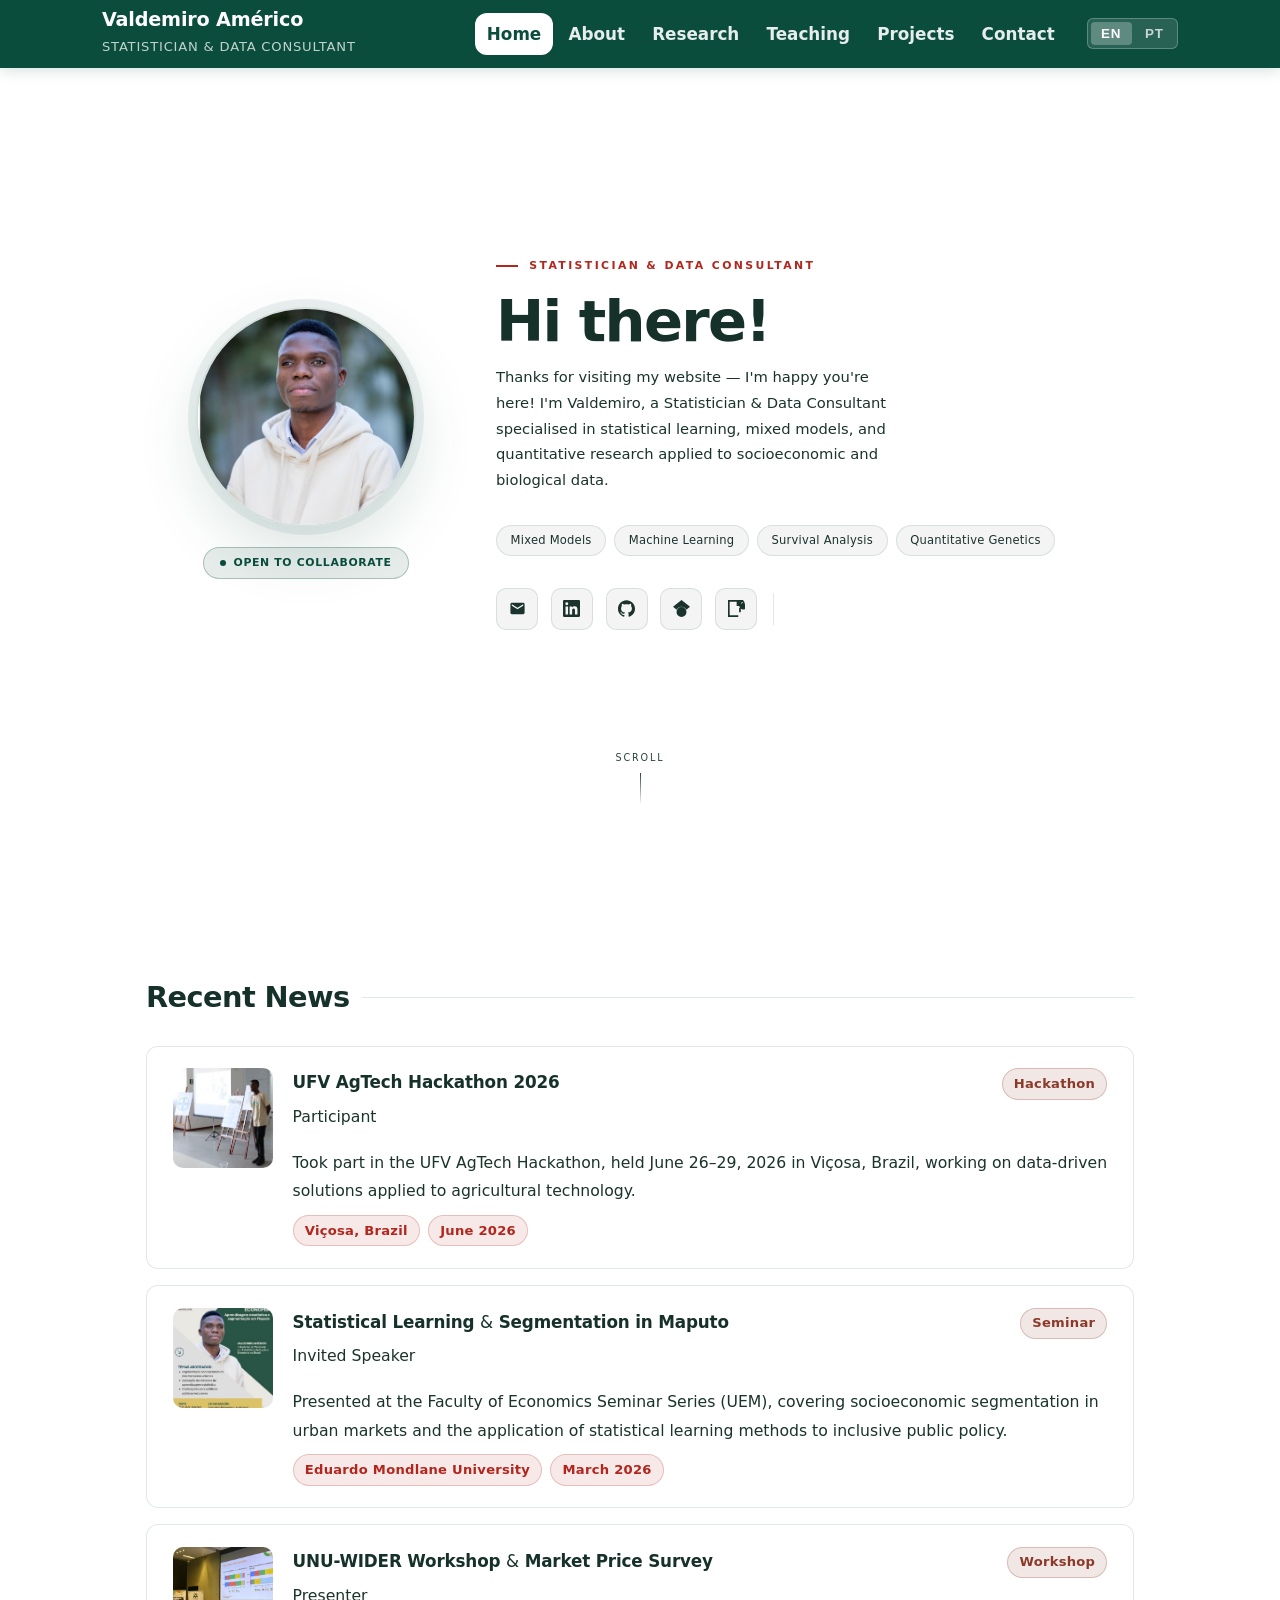
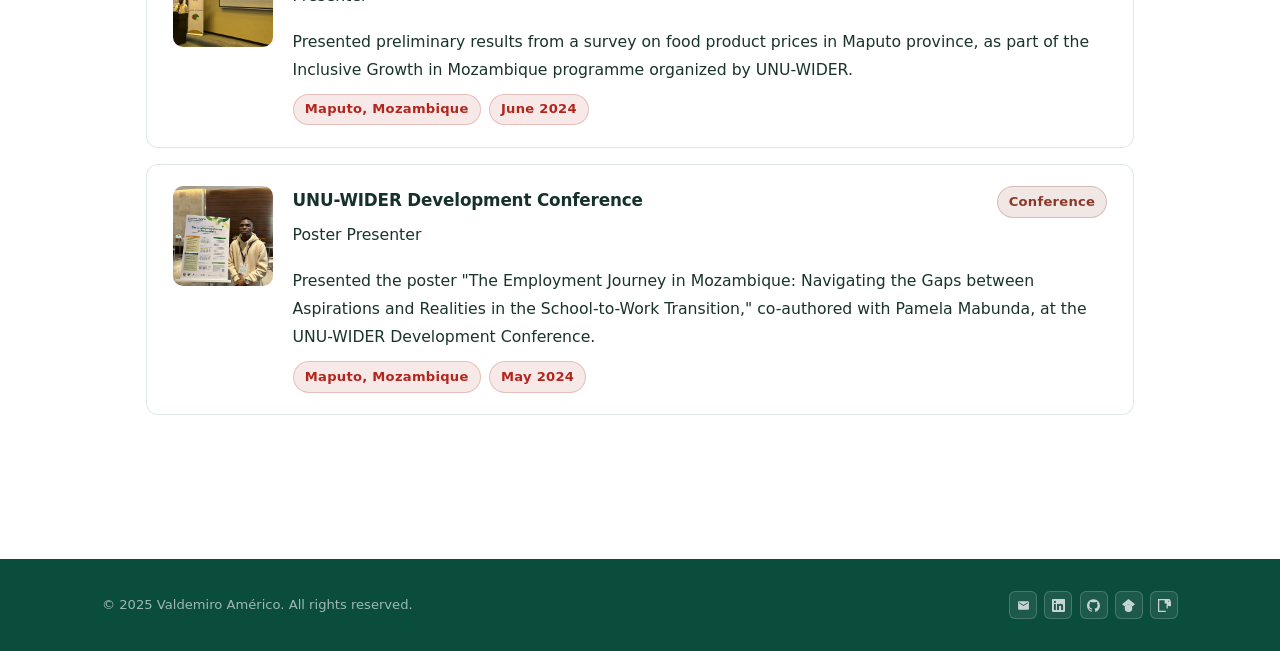
<file: index.html>
<!DOCTYPE html>
<html lang="en">
<head>
  <meta charset="UTF-8">
  <meta name="viewport" content="width=device-width, initial-scale=1.0">
  <title>Valdemiro Américo | Statistician</title>
  <link rel="stylesheet" href="/style.css">
  <link rel="canonical" href="https://valdemiroamerico.com/">
  <style>
    /* ── Page base ── */
    html, body { height: 100%; }

    body[data-page="index"] {
      background: var(--bg-base);
      overflow-x: hidden;
    }

    /* ── Fixed nav (colors now come from the global teal header in style.css) ── */
    body[data-page="index"] header {
      position: fixed;
      top: 0; left: 0; right: 0;
      z-index: 200;
    }

    /* ── Main ── */
    body[data-page="index"] main {
      max-width: 100%;
      margin: 0; padding: 0;
      min-height: 100vh;
    }

    /* ══════════════════════════════════════
       HERO SECTION
    ══════════════════════════════════════ */
    .hero-section {
      position: relative;
      display: flex;
      flex-direction: column;
      align-items: center;
      justify-content: center;
      overflow: hidden;
      padding-top: 9rem;
      padding-bottom: 3.5rem;
    }

    /* Light background */
    .hero-section::before {
      content: '';
      position: absolute; inset: 0; z-index: 0;
      background: var(--bg-base);
    }

    /* ── Inner content ── */
    .hero-inner {
      position: relative; z-index: 3;
      max-width: 1000px;
      width: 100%;
      margin: 0 auto;
      padding: 7rem 3.5rem 5rem;
      display: flex;
      align-items: center;
      gap: 5rem;
    }

    /* ══════════════════════════════════════
       LEFT — PHOTO
    ══════════════════════════════════════ */
    .hero-photo-col {
      flex-shrink: 0;
    }

    .hero-photo-frame {
      position: relative;
      width: 220px;
      height: 220px;
    }

    .hero-photo-frame img {
      width: 220px;
      height: 220px;
      border-radius: 50%;
      object-fit: cover;
      object-position: center top;
      display: block;
      position: relative;
      z-index: 1;
      border: 2.5px solid rgba(11,77,61,0.18);
      box-shadow:
        0 0 0 8px rgba(11,77,61,0.08),
        0 24px 60px rgba(11,77,61,0.15);
      transition: transform 0.4s ease;
    }

    .hero-photo-frame img:hover { transform: scale(1.03); }

    /* ── Accent badge below photo ── */
    .hero-badge {
      margin-top: 1.25rem;
      display: flex;
      align-items: center;
      justify-content: center;
      gap: 0.45rem;
      background: rgba(11,77,61,0.10);
      border: 1px solid rgba(11,77,61,0.28);
      border-radius: 100px;
      padding: 0.35rem 1rem;
      width: fit-content;
      margin-left: auto; margin-right: auto;
    }

    .hero-badge-dot {
      width: 6px; height: 6px;
      border-radius: 50%;
      background: var(--accent);
      animation: blink 2s ease-in-out infinite;
    }
    @keyframes blink { 0%,100%{opacity:1} 50%{opacity:0.3} }

    .hero-badge span {
      font-size: 0.68rem;
      font-weight: 700;
      letter-spacing: 0.06em;
      color: var(--accent);
      text-transform: uppercase;
    }

    /* ══════════════════════════════════════
       RIGHT — TEXT
    ══════════════════════════════════════ */
    .hero-text-col {
      flex: 1;
      min-width: 0;
    }

    .hero-eyebrow {
      font-size: 0.68rem;
      font-weight: 700;
      letter-spacing: 0.22em;
      text-transform: uppercase;
      color: var(--sky);
      margin-bottom: 1rem;
      align-items: center;
      gap: 0.7rem;
      opacity: 0;
      animation: fadeUp 0.7s ease 0.1s both;
    }

    body[data-lang="en"] .hero-eyebrow.lang-en,
    body[data-lang="pt"] .hero-eyebrow.lang-pt {
      display: flex;
    }
    .hero-eyebrow::before {
      content: '';
      width: 22px; height: 1.5px;
      background: var(--sky);
      flex-shrink: 0;
    }

    .hero-name {
      font-family: var(--font-display);
      font-size: clamp(2.4rem, 4.5vw, 3.6rem);
      font-weight: 700;
      color: var(--text-primary);
      letter-spacing: -0.03em;
      line-height: 1.05;
      margin-bottom: 0.75rem;
      opacity: 0;
      animation: fadeUp 0.7s ease 0.2s both;
    }

    .hero-name span {
      background: linear-gradient(135deg, var(--sky), var(--sky-light));
      -webkit-background-clip: text;
      -webkit-text-fill-color: transparent;
      background-clip: text;
    }

    .hero-desc {
      font-size: 0.92rem;
      font-weight: 400;
      color: var(--text-secondary);
      line-height: 1.75;
      margin-bottom: 2rem;
      max-width: 400px;
      opacity: 0;
      animation: fadeUp 0.7s ease 0.3s both;
    }

    /* Tags row */
    .hero-tags {
      display: flex;
      flex-wrap: wrap;
      gap: 0.5rem;
      margin-bottom: 2rem;
      opacity: 0;
      animation: fadeUp 0.7s ease 0.38s both;
    }
    .hero-tag {
      font-size: 0.72rem;
      font-weight: 400;
      color: var(--text-secondary);
      background: var(--bg-surface-2);
      border: 1px solid var(--border);
      border-radius: 100px;
      padding: 0.3rem 0.85rem;
      letter-spacing: 0.02em;
      transition: color 0.2s, border-color 0.2s, background 0.2s;
    }
    .hero-tag:hover {
      color: var(--sky);
      border-color: rgba(139,58,42,0.3);
      background: var(--sky-pale);
    }

    /* CTA buttons */
    .hero-cta {
      display: flex;
      gap: 0.8rem;
      flex-wrap: wrap;
      opacity: 0;
      animation: fadeUp 0.7s ease 0.48s both;
    }

    .hero-cta a:not(.hero-social-btn) {
      display: inline-flex;
      align-items: center;
      gap: 0.4rem;
      padding: 0.72rem 1.65rem;
      border-radius: 8px;
      font-size: 0.875rem;
      font-weight: 700;
      text-decoration: none;
      transition: all 0.22s ease;
      letter-spacing: 0.01em;
    }

    .btn-primary {
      background: var(--sky);
      color: #fff;
      box-shadow: 0 4px 18px rgba(139,58,42,0.35);
    }
    .btn-primary:hover {
      background: #732e21;
      transform: translateY(-2px);
      box-shadow: 0 8px 28px rgba(139,58,42,0.45);
    }

    .btn-ghost {
      background: var(--bg-surface-2);
      color: var(--text-secondary);
      border: 1px solid var(--border);
    }
    .btn-ghost:hover {
      background: var(--bg-surface-3);
      color: var(--text-primary);
      border-color: var(--border-mid);
      transform: translateY(-2px);
    }

    /* ── Divider + stats row at bottom ── */
    .hero-divider-line {
      width: 100%;
      height: 1px;
      background: linear-gradient(to right, transparent, var(--border), transparent);
      margin: 3rem 0 0;
    }

    /* ── Scroll cue ── */
    .scroll-cue {
      position: relative;
      z-index: 3;
      display: flex;
      flex-direction: column;
      align-items: center;
      gap: 0.4rem;
      margin: 2.5rem auto 0;
      opacity: 0;
      animation: fadeIn 1s ease 1.4s both;
    }
    .scroll-cue-label {
      font-size: 0.6rem;
      letter-spacing: 0.2em;
      text-transform: uppercase;
      color: var(--text-muted);
    }
    .scroll-cue-line {
      width: 1px; height: 32px;
      background: linear-gradient(to bottom, var(--text-muted), transparent);
      animation: scrollBounce 2s ease-in-out infinite;
    }
    @keyframes scrollBounce {
      0%,100% { transform: scaleY(1); opacity: 0.3; }
      50%      { transform: scaleY(1.2); opacity: 0.7; }
    }

    /* ── Hero social buttons ── */
    .hero-social-btn {
      display: inline-flex;
      align-items: center;
      justify-content: center;
      width: 42px;
      height: 42px;
      border-radius: 10px;
      background: var(--bg-surface-2);
      border: 1px solid var(--border);
      color: var(--text-secondary);
      text-decoration: none;
      transition: all 0.22s ease;
      flex-shrink: 0;
    }
    .hero-social-btn svg {
      width: 17px; height: 17px;
      fill: currentColor;
    }
    .hero-social-btn:hover {
      background: var(--sky-pale);
      border-color: rgba(139,58,42,0.4);
      color: var(--sky);
      transform: translateY(-3px);
      box-shadow: 0 6px 16px rgba(139,58,42,0.18);
    }

    .hero-cta-divider {
      width: 1px;
      height: 32px;
      background: var(--border);
      margin: 0 0.2rem;
      align-self: center;
    }

    @keyframes fadeUp {
      from { opacity: 0; transform: translateY(16px); }
      to   { opacity: 1; transform: translateY(0); }
    }
    @keyframes fadeIn { to { opacity: 1; } }

    /* ── Responsive ── */
    @media (max-width: 820px) {
      .hero-inner {
        flex-direction: column;
        text-align: center;
        padding: 6rem 2rem 4rem;
        gap: 2.5rem;
      }
      .hero-eyebrow, .hero-tags, .hero-cta { justify-content: center; }
      .hero-desc { margin-left: auto; margin-right: auto; }
    }

    @media (max-width: 480px) {
      .hero-photo-frame { width: 170px; height: 170px; }
      .hero-photo-frame img { width: 170px; height: 170px; }
    }
  </style>
</head>
<body data-page="index">
<header>
  <nav>
    <div class="nav-brand">
      <h1>Valdemiro Américo</h1>
      <p class="lang-en">Statistician &amp; Data Consultant</p>
      <p class="lang-pt">Estatístico &amp; Consultor de Dados</p>
    </div>
    <button class="nav-toggle" onclick="document.querySelector('.nav-right').classList.toggle('open')">
      <span></span><span></span><span></span>
    </button>
    <div class="nav-right">
      <ul>
        <li><a href="/" data-page="index"><span class="lang-en">Home</span><span class="lang-pt">Início</span></a></li>
        <li><a href="/about/" data-page="about"><span class="lang-en">About</span><span class="lang-pt">Sobre</span></a></li>
        <li><a href="/research/" data-page="research"><span class="lang-en">Research</span><span class="lang-pt">Pesquisa</span></a></li>
        <li><a href="/teaching/" data-page="teaching"><span class="lang-en">Teaching</span><span class="lang-pt">Ensino</span></a></li>
        <li><a href="/projects/" data-page="projects"><span class="lang-en">Projects</span><span class="lang-pt">Projectos</span></a></li>
        <li><a href="/contact/" data-page="contact"><span class="lang-en">Contact</span><span class="lang-pt">Contacto</span></a></li>
      </ul>
      <div class="language-switcher">
        <button onclick="setLanguage('en')" id="btn-en">EN</button>
        <button onclick="setLanguage('pt')" id="btn-pt">PT</button>
      </div>
    </div>
  </nav>
</header>

<main>
  <section class="hero-section">

    <div class="hero-inner">

      <!-- LEFT: Photo -->
      <div class="hero-photo-col">
        <div class="hero-photo-frame">
          <img src="/assets/photo.png" alt="Valdemiro Américo">
        </div>
        <div class="hero-badge">
          <div class="hero-badge-dot"></div>
          <span class="lang-en">Open to collaborate</span>
          <span class="lang-pt">Aberto a colaboração</span>
        </div>
      </div>

      <!-- RIGHT: Text -->
      <div class="hero-text-col">

        <p class="hero-eyebrow lang-en">Statistician &amp; Data Consultant</p>
        <p class="hero-eyebrow lang-pt">Estatístico &amp; Consultor de Dados</p>

        <h1 class="hero-name lang-en">Hi there!</h1>
        <h1 class="hero-name lang-pt">Olá!</h1>

        <p class="hero-desc lang-en">
          Thanks for visiting my website — I'm happy you're here!
          I'm Valdemiro, a Statistician &amp; Data Consultant specialised in
          statistical learning, mixed models, and quantitative research applied
          to socioeconomic and biological data.
        </p>
        <p class="hero-desc lang-pt">
          Obrigado por visitar o meu site — fico feliz em ter você aqui!
          Sou Valdemiro, Estatístico &amp; Consultor de Dados especializado em
          aprendizado estatístico, modelos mistos e pesquisa quantitativa aplicada
          a dados socioeconómicos e biológicos.
        </p>

        <div class="hero-tags">
          <span class="hero-tag">Mixed Models</span>
          <span class="hero-tag">Machine Learning</span>
          <span class="hero-tag">Survival Analysis</span>
          <span class="hero-tag">Quantitative Genetics</span>
        </div>

        <div class="hero-cta">
          <!-- Social links -->
          <a href="mailto:valdemiroeusebio2@gmail.com" class="hero-social-btn" title="Email">
            <svg xmlns="http://www.w3.org/2000/svg" fill="currentColor" viewBox="0 0 24 24"><path d="M20 4H4c-1.1 0-2 .9-2 2v12c0 1.1.9 2 2 2h16c1.1 0 2-.9 2-2V6c0-1.1-.9-2-2-2zm0 4-8 5-8-5V6l8 5 8-5v2z"/></svg>
          </a>
          <a href="https://www.linkedin.com/in/valdemiroamerico/" target="_blank" rel="noopener" class="hero-social-btn" title="LinkedIn">
            <svg xmlns="http://www.w3.org/2000/svg" fill="currentColor" viewBox="0 0 24 24"><path d="M20.447 20.452h-3.554v-5.569c0-1.328-.027-3.037-1.852-3.037-1.853 0-2.136 1.445-2.136 2.939v5.667H9.351V9h3.414v1.561h.046c.477-.9 1.637-1.85 3.37-1.85 3.601 0 4.267 2.37 4.267 5.455v6.286zM5.337 7.433a2.062 2.062 0 0 1-2.063-2.065 2.064 2.064 0 1 1 2.063 2.065zm1.782 13.019H3.555V9h3.564v11.452zM22.225 0H1.771C.792 0 0 .774 0 1.729v20.542C0 23.227.792 24 1.771 24h20.451C23.2 24 24 23.227 24 22.271V1.729C24 .774 23.2 0 22.222 0h.003z"/></svg>
          </a>
          <a href="https://github.com/ValdemiroAmerico" target="_blank" rel="noopener" class="hero-social-btn" title="GitHub">
            <svg xmlns="http://www.w3.org/2000/svg" fill="currentColor" viewBox="0 0 24 24"><path d="M12 .297c-6.63 0-12 5.373-12 12 0 5.303 3.438 9.8 8.205 11.385.6.113.82-.258.82-.577 0-.285-.01-1.04-.015-2.04-3.338.724-4.042-1.61-4.042-1.61C4.422 18.07 3.633 17.7 3.633 17.7c-1.087-.744.084-.729.084-.729 1.205.084 1.838 1.236 1.838 1.236 1.07 1.835 2.809 1.305 3.495.998.108-.776.417-1.305.76-1.605-2.665-.3-5.466-1.332-5.466-5.93 0-1.31.465-2.38 1.235-3.22-.135-.303-.54-1.523.105-3.176 0 0 1.005-.322 3.3 1.23.96-.267 1.98-.399 3-.405 1.02.006 2.04.138 3 .405 2.28-1.552 3.285-1.23 3.285-1.23.645 1.653.24 2.873.12 3.176.765.84 1.23 1.91 1.23 3.22 0 4.61-2.805 5.625-5.475 5.92.42.36.81 1.096.81 2.22 0 1.606-.015 2.896-.015 3.286 0 .315.21.69.825.57C20.565 22.092 24 17.592 24 12.297c0-6.627-5.373-12-12-12"/></svg>
          </a>
          <a href="https://scholar.google.com/citations?user=valdemiro-americo" target="_blank" rel="noopener" class="hero-social-btn" title="Google Scholar">
            <svg xmlns="http://www.w3.org/2000/svg" fill="currentColor" viewBox="0 0 24 24"><path d="M5.242 13.769 0 9.5 12 0l12 9.5-5.242 4.269C17.548 11.249 14.978 9.5 12 9.5c-2.977 0-5.548 1.748-6.758 4.269zM12 10a7 7 0 1 0 0 14 7 7 0 0 0 0-14z"/></svg>
          </a>
          <a href="https://www.researchgate.net/profile/Valdemiro-Americo" target="_blank" rel="noopener" class="hero-social-btn" title="ResearchGate">
           <svg xmlns="http://www.w3.org/2000/svg" fill="currentColor" viewBox="0 0 24 24"><path d="M19.586 0c-.818 0-1.508.19-2.073.565-.563.377-.97.936-1.213 1.68a12.193 12.193 0 0 0-.368 3.12 21.27 21.27 0 0 0 .183 2.923c.26 1.58.822 2.854 1.687 3.816.863.963 2.065 1.445 3.605 1.445.857 0 1.63-.2 2.318-.598a4.318 4.318 0 0 0 1.6-1.64 4.91 4.91 0 0 0 .586-2.39 4.91 4.91 0 0 0-.586-2.392 4.318 4.318 0 0 0-1.6-1.64C23.06 4.504 22.286 4.305 21.43 4.305c-.64 0-1.224.13-1.75.388a3.545 3.545 0 0 0-1.274 1.073c.07-.786.236-1.407.5-1.864.26-.455.618-.683 1.073-.683.34 0 .612.096.818.29.204.192.356.476.455.852l2.226-.3c-.173-.844-.53-1.508-1.07-1.99C21.87.26 21.128.002 20.235 0zm-3.905 10.79v6.58h2.38v-6.58zm1.19-3.946a1.343 1.343 0 1 0 0 2.686 1.343 1.343 0 0 0 0-2.686zM0 0v24h14.47v-2.344H2.344V2.344h9.87V8.47h6.126V0z"/></svg>
          </a>

          <!-- Divider -->
          <div class="hero-cta-divider"></div>

        </div>
      </div>
    </div>

    <div class="scroll-cue">
      <span class="scroll-cue-label lang-en">Scroll</span>
      <span class="scroll-cue-label lang-pt">Rolar</span>
      <div class="scroll-cue-line"></div>
    </div>
  </section>
  <section style="padding: 5rem 3.5rem; max-width: 1100px; margin: 0 auto;">

    <!-- English -->
    <div class="lang-en">
      <h2 style="margin-bottom: 1.5rem;">Recent News</h2>
      <div class="item-list">

        <div class="item-card">
          <div class="news-card-flex">
            <img src="/assets/hackathon_bayer.png" alt="UFV AgTech Hackathon 2026"
                 style="width:100px; height:100px; object-fit:cover; border-radius:10px; flex-shrink:0;">
            <div style="flex:1; min-width:0;">
              <div class="item-header">
                <div>
                  <h3>UFV AgTech Hackathon 2026</h3>
                  <p class="item-role">Participant</p>
                </div>
                <span class="tag accent">Hackathon</span>
              </div>
              <p>Took part in the UFV AgTech Hackathon, held June 26–29, 2026 in Viçosa, Brazil, working on data-driven solutions applied to agricultural technology.</p>
              <div class="meta">
                <span class="tag">Viçosa, Brazil</span>
                <span class="tag">June 2026</span>
              </div>
            </div>
          </div>
        </div>

        <div class="item-card">
          <div class="news-card-flex">
            <img src="/assets/seminar_igm.png" alt="Statistical Learning & Segmentation in Maputo seminar"
                 style="width:100px; height:100px; object-fit:cover; border-radius:10px; flex-shrink:0;">
            <div style="flex:1; min-width:0;">
              <div class="item-header">
                <div>
                  <h3>Statistical Learning <span class="amp">&amp;</span> Segmentation in Maputo</h3>
                  <p class="item-role">Invited Speaker</p>
                </div>
                <span class="tag accent">Seminar</span>
              </div>
              <p>Presented at the Faculty of Economics Seminar Series (UEM), covering socioeconomic segmentation in urban markets and the application of statistical learning methods to inclusive public policy.</p>
              <div class="meta">
                <span class="tag">Eduardo Mondlane University</span>
                <span class="tag">March 2026</span>
              </div>
            </div>
          </div>
        </div>

        <div class="item-card">
          <div class="news-card-flex">
            <img src="/assets/workshop_precos.jpg" alt="UNU-WIDER Workshop on Maputo Market Prices"
                 style="width:100px; height:100px; object-fit:cover; border-radius:10px; flex-shrink:0;">
            <div style="flex:1; min-width:0;">
              <div class="item-header">
                <div>
                  <h3>UNU-WIDER Workshop <span class="amp">&amp;</span> Market Price Survey</h3>
                  <p class="item-role">Presenter</p>
                </div>
                <span class="tag accent">Workshop</span>
              </div>
              <p>Presented preliminary results from a survey on food product prices in Maputo province, as part of the Inclusive Growth in Mozambique programme organized by UNU-WIDER.</p>
              <div class="meta">
                <span class="tag">Maputo, Mozambique</span>
                <span class="tag">June 2024</span>
              </div>
            </div>
          </div>
        </div>

        <div class="item-card">
          <div class="news-card-flex">
            <img src="/assets/poster_widerconf.jpg" alt="UNU-WIDER Development Conference poster presentation"
                 style="width:100px; height:100px; object-fit:cover; border-radius:10px; flex-shrink:0;">
            <div style="flex:1; min-width:0;">
              <div class="item-header">
                <div>
                  <h3>UNU-WIDER Development Conference</h3>
                  <p class="item-role">Poster Presenter</p>
                </div>
                <span class="tag accent">Conference</span>
              </div>
              <p>Presented the poster "The Employment Journey in Mozambique: Navigating the Gaps between Aspirations and Realities in the School-to-Work Transition," co-authored with Pamela Mabunda, at the UNU-WIDER Development Conference.</p>
              <div class="meta">
                <span class="tag">Maputo, Mozambique</span>
                <span class="tag">May 2024</span>
              </div>
            </div>
          </div>
        </div>

      </div>
    </div>

    <!-- Portuguese -->
    <div class="lang-pt">
      <h2 style="margin-bottom: 1.5rem;">Novidades Recentes</h2>
      <div class="item-list">

        <div class="item-card">
          <div class="news-card-flex">
            <img src="/assets/hackathon_bayer.png" alt="UFV AgTech Hackathon 2026"
                 style="width:100px; height:100px; object-fit:cover; border-radius:10px; flex-shrink:0;">
            <div style="flex:1; min-width:0;">
              <div class="item-header">
                <div>
                  <h3>UFV AgTech Hackathon 2026</h3>
                  <p class="item-role">Participante</p>
                </div>
                <span class="tag accent">Hackathon</span>
              </div>
              <p>Participei da UFV AgTech Hackathon, realizado entre os dias 26 a 29 de Junho de 2026 em Viçosa, MG, Brasil, trabalhando em soluções orientadas por dados aplicadas à tecnologia agrícola.</p>
              <div class="meta">
                <span class="tag">Viçosa, Brasil</span>
                <span class="tag">Junho 2026</span>
              </div>
            </div>
          </div>
        </div>

        <div class="item-card">
          <div class="news-card-flex">
            <img src="/assets/seminar_igm.png" alt="Seminário sobre aprendizagem estatística e segmentação em Maputo"
                 style="width:100px; height:100px; object-fit:cover; border-radius:10px; flex-shrink:0;">
            <div style="flex:1; min-width:0;">
              <div class="item-header">
                <div>
                  <h3>Aprendizado Estatístico e Segmentação em Maputo</h3>
                  <p class="item-role">Palestrante Convidado</p>
                </div>
                <span class="tag accent">Seminário</span>
              </div>
              <p>Apresentei na Série de Seminários da Faculdade de Economia (UEM), abordando segmentação socioeconómica nos mercados urbanos e a aplicação de métodos de aprendizagem estatística a políticas públicas inclusivas.</p>
              <div class="meta">
                <span class="tag">Universidade Eduardo Mondlane</span>
                <span class="tag">Março 2026</span>
              </div>
            </div>
          </div>
        </div>

        <div class="item-card">
          <div class="news-card-flex">
            <img src="/assets/workshop_precos.jpg" alt="Workshop da UNU-WIDER sobre preços em Maputo"
                 style="width:100px; height:100px; object-fit:cover; border-radius:10px; flex-shrink:0;">
            <div style="flex:1; min-width:0;">
              <div class="item-header">
                <div>
                  <h3>Workshop da UNU-WIDER <span class="amp">&amp;</span> Inquérito de Preços</h3>
                  <p class="item-role">Apresentador</p>
                </div>
                <span class="tag accent">Workshop</span>
              </div>
              <p>Apresentei os resultados preliminares de um inquérito sobre preços de produtos alimentares na província de Maputo, no âmbito do programa Crescimento Inclusivo em Moçambique, organizado pela UNU-WIDER.</p>
              <div class="meta">
                <span class="tag">Maputo, Moçambique</span>
                <span class="tag">Junho 2024</span>
              </div>
            </div>
          </div>
        </div>

        <div class="item-card">
          <div class="news-card-flex">
            <img src="/assets/poster_widerconf.jpg" alt="Apresentação de pôster na Conferência da UNU-WIDER"
                 style="width:100px; height:100px; object-fit:cover; border-radius:10px; flex-shrink:0;">
            <div style="flex:1; min-width:0;">
              <div class="item-header">
                <div>
                  <h3>Conferência de Desenvolvimento da UNU-WIDER</h3>
                  <p class="item-role">Apresentador de Pôster</p>
                </div>
                <span class="tag accent">Conferência</span>
              </div>
              <p>Apresentei o pôster "The Employment Journey in Mozambique: Navigating the Gaps between Aspirations and Realities in the School-to-Work Transition," em coautoria com Pamela Mabunda, na Conferência de Desenvolvimento da UNU-WIDER.</p>
              <div class="meta">
                <span class="tag">Maputo, Moçambique</span>
                <span class="tag">Maio 2024</span>
              </div>
            </div>
          </div>
        </div>

      </div>
    </div>

  </section>
</main>

<script>
  function setLanguage(lang) {
    document.body.setAttribute('data-lang', lang);
    localStorage.setItem('preferredLanguage', lang);
    document.getElementById('btn-en').classList.toggle('active', lang === 'en');
    document.getElementById('btn-pt').classList.toggle('active', lang === 'pt');
  }

  window.addEventListener('DOMContentLoaded', function () {
    const savedLang = localStorage.getItem('preferredLanguage') || 'en';
    setLanguage(savedLang);
    document.querySelectorAll('nav a[data-page="index"]').forEach(a => a.classList.add('active-page'));
  });
</script>
<footer>
  <div class="footer-inner">
    <div>
      <div class="footer-copy lang-en">&copy; 2025 Valdemiro Américo. All rights reserved.</div>
      <div class="footer-copy lang-pt">&copy; 2025 Valdemiro Américo. Todos os direitos reservados.</div>
    </div>
    <div class="footer-socials">
      <a class="footer-social-link" href="mailto:valdemiroeusebio2@gmail.com" title="Email">
        <svg xmlns="http://www.w3.org/2000/svg" fill="currentColor" viewBox="0 0 24 24"><path d="M20 4H4c-1.1 0-2 .9-2 2v12c0 1.1.9 2 2 2h16c1.1 0 2-.9 2-2V6c0-1.1-.9-2-2-2zm0 4-8 5-8-5V6l8 5 8-5v2z"/></svg>
      </a>
      <a class="footer-social-link" href="https://www.linkedin.com/in/valdemiroamerico/" target="_blank" rel="noopener" title="LinkedIn">
        <svg xmlns="http://www.w3.org/2000/svg" fill="currentColor" viewBox="0 0 24 24"><path d="M20.447 20.452h-3.554v-5.569c0-1.328-.027-3.037-1.852-3.037-1.853 0-2.136 1.445-2.136 2.939v5.667H9.351V9h3.414v1.561h.046c.477-.9 1.637-1.85 3.37-1.85 3.601 0 4.267 2.37 4.267 5.455v6.286zM5.337 7.433a2.062 2.062 0 0 1-2.063-2.065 2.064 2.064 0 1 1 2.063 2.065zm1.782 13.019H3.555V9h3.564v11.452zM22.225 0H1.771C.792 0 0 .774 0 1.729v20.542C0 23.227.792 24 1.771 24h20.451C23.2 24 24 23.227 24 22.271V1.729C24 .774 23.2 0 22.222 0h.003z"/></svg>
      </a>
      <a class="footer-social-link" href="https://github.com/ValdemiroAmerico" target="_blank" rel="noopener" title="GitHub">
        <svg xmlns="http://www.w3.org/2000/svg" fill="currentColor" viewBox="0 0 24 24"><path d="M12 .297c-6.63 0-12 5.373-12 12 0 5.303 3.438 9.8 8.205 11.385.6.113.82-.258.82-.577 0-.285-.01-1.04-.015-2.04-3.338.724-4.042-1.61-4.042-1.61C4.422 18.07 3.633 17.7 3.633 17.7c-1.087-.744.084-.729.084-.729 1.205.084 1.838 1.236 1.838 1.236 1.07 1.835 2.809 1.305 3.495.998.108-.776.417-1.305.76-1.605-2.665-.3-5.466-1.332-5.466-5.93 0-1.31.465-2.38 1.235-3.22-.135-.303-.54-1.523.105-3.176 0 0 1.005-.322 3.3 1.23.96-.267 1.98-.399 3-.405 1.02.006 2.04.138 3 .405 2.28-1.552 3.285-1.23 3.285-1.23.645 1.653.24 2.873.12 3.176.765.84 1.23 1.91 1.23 3.22 0 4.61-2.805 5.625-5.475 5.92.42.36.81 1.096.81 2.22 0 1.606-.015 2.896-.015 3.286 0 .315.21.69.825.57C20.565 22.092 24 17.592 24 12.297c0-6.627-5.373-12-12-12"/></svg>
      </a>
      <a class="footer-social-link" href="https://scholar.google.com/citations?user=valdemiro-americo" target="_blank" rel="noopener" title="Google Scholar">
        <svg xmlns="http://www.w3.org/2000/svg" fill="currentColor" viewBox="0 0 24 24"><path d="M5.242 13.769 0 9.5 12 0l12 9.5-5.242 4.269C17.548 11.249 14.978 9.5 12 9.5c-2.977 0-5.548 1.748-6.758 4.269zM12 10a7 7 0 1 0 0 14 7 7 0 0 0 0-14z"/></svg>
      </a>
      <a class="footer-social-link" href="https://www.researchgate.net/profile/Valdemiro-Americo" target="_blank" rel="noopener" title="ResearchGate">
        <svg xmlns="http://www.w3.org/2000/svg" fill="currentColor" viewBox="0 0 24 24"><path d="M19.586 0c-.818 0-1.508.19-2.073.565-.563.377-.97.936-1.213 1.68a12.193 12.193 0 0 0-.368 3.12 21.27 21.27 0 0 0 .183 2.923c.26 1.58.822 2.854 1.687 3.816.863.963 2.065 1.445 3.605 1.445.857 0 1.63-.2 2.318-.598a4.318 4.318 0 0 0 1.6-1.64 4.91 4.91 0 0 0 .586-2.39 4.91 4.91 0 0 0-.586-2.392 4.318 4.318 0 0 0-1.6-1.64C23.06 4.504 22.286 4.305 21.43 4.305c-.64 0-1.224.13-1.75.388a3.545 3.545 0 0 0-1.274 1.073c.07-.786.236-1.407.5-1.864.26-.455.618-.683 1.073-.683.34 0 .612.096.818.29.204.192.356.476.455.852l2.226-.3c-.173-.844-.53-1.508-1.07-1.99C21.87.26 21.128.002 20.235 0zm-3.905 10.79v6.58h2.38v-6.58zm1.19-3.946a1.343 1.343 0 1 0 0 2.686 1.343 1.343 0 0 0 0-2.686zM0 0v24h14.47v-2.344H2.344V2.344h9.87V8.47h6.126V0z"/></svg>
      </a>
    </div>
  </div>
</footer>
</body>
</html>
</file>
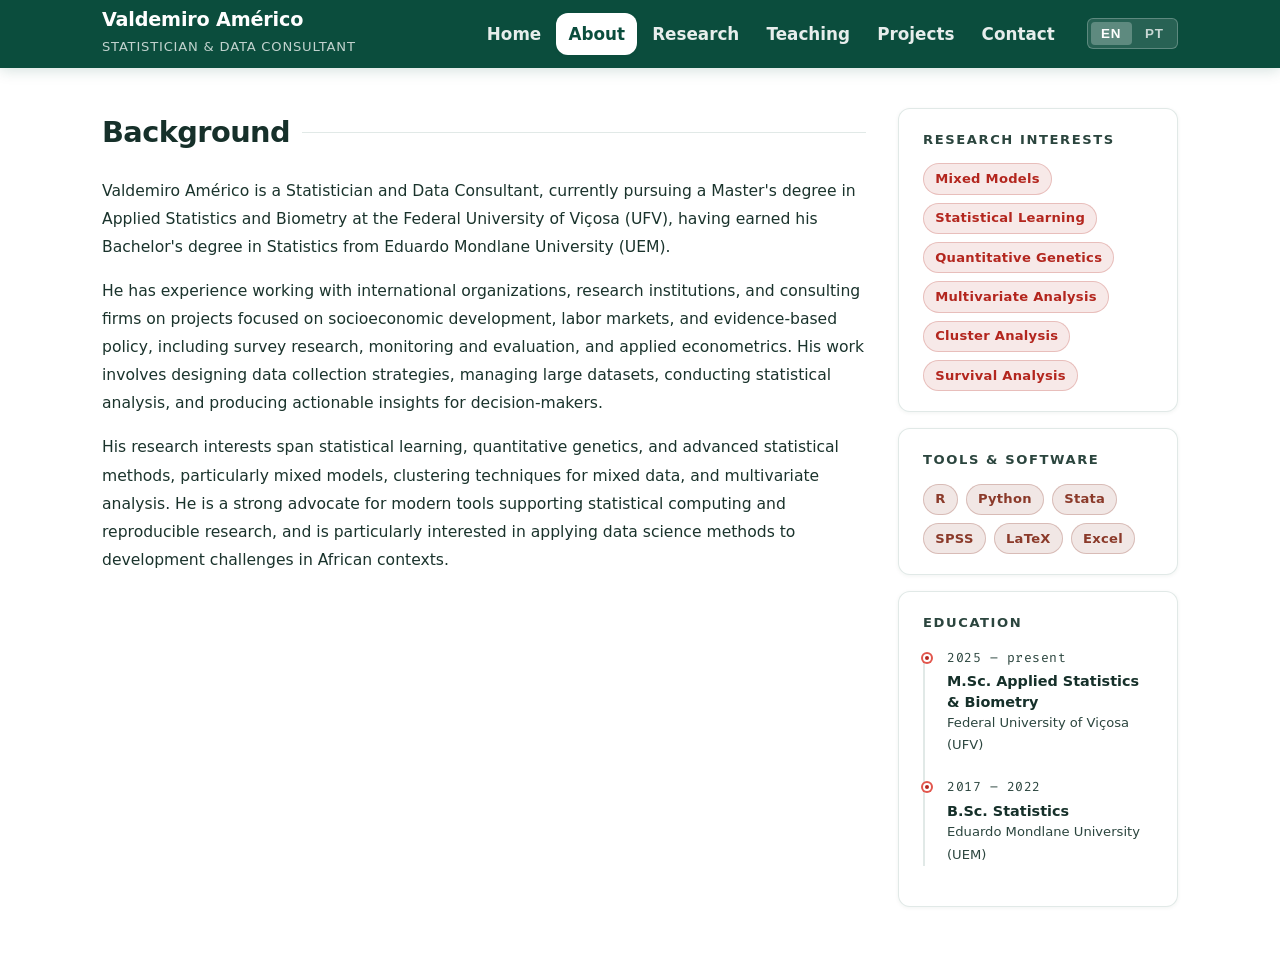
<file: about/index.html>
<!DOCTYPE html>
<html lang="en">
<head>
  <meta charset="UTF-8">
  <meta name="viewport" content="width=device-width, initial-scale=1.0">
  <title>About | Valdemiro Américo</title>
  <link rel="stylesheet" href="/style.css">
  <link rel="canonical" href="https://valdemiroamerico.com/about/">
</head>
<body data-page="about">
<header>
  <nav>
    <div class="nav-brand">
      <h1>Valdemiro Américo</h1>
      <p class="lang-en">Statistician &amp; Data Consultant</p>
      <p class="lang-pt">Estatístico &amp; Consultor de Dados</p>
    </div>
    <div class="nav-right">
      <ul>
        <li><a href="/" data-page="index"><span class="lang-en">Home</span><span class="lang-pt">Início</span></a></li>
        <li><a href="/about/" data-page="about"><span class="lang-en">About</span><span class="lang-pt">Sobre</span></a></li>
        <li><a href="/research/" data-page="research"><span class="lang-en">Research</span><span class="lang-pt">Pesquisa</span></a></li>
        <li><a href="/teaching/" data-page="teaching"><span class="lang-en">Teaching</span><span class="lang-pt">Ensino</span></a></li>
        <li><a href="/projects/" data-page="projects"><span class="lang-en">Projects</span><span class="lang-pt">Projectos</span></a></li>
        <li><a href="/contact/" data-page="contact"><span class="lang-en">Contact</span><span class="lang-pt">Contacto</span></a></li>
      </ul>
      <div class="language-switcher">
        <button onclick="setLanguage('en')" id="btn-en">EN</button>
        <button onclick="setLanguage('pt')" id="btn-pt">PT</button>
      </div>
    </div>
  </nav>
</header>

<main>

  <!-- English -->
  <div class="lang-en">
    <div class="about-grid reveal">
      <div>
        <section class="reveal">
<h2>Background</h2>
<p>Valdemiro Américo is a Statistician and Data Consultant, currently pursuing a Master's degree in Applied Statistics and Biometry at the Federal University of Viçosa (UFV), having earned his Bachelor's degree in Statistics from Eduardo Mondlane University (UEM).</p>
<p>He has experience working with international organizations, research institutions, and consulting firms on projects focused on socioeconomic development, labor markets, and evidence-based policy, including survey research, monitoring and evaluation, and applied econometrics. His work involves designing data collection strategies, managing large datasets, conducting statistical analysis, and producing actionable insights for decision-makers.</p>
<p>His research interests span statistical learning, quantitative genetics, and advanced statistical methods, particularly mixed models, clustering techniques for mixed data, and multivariate analysis. He is a strong advocate for modern tools supporting statistical computing and reproducible research, and is particularly interested in applying data science methods to development challenges in African contexts.</p>
        </section>
      </div>
      <aside>
        <div class="sidebar-card reveal reveal-delay-1">
          <h3>Research Interests</h3>
          <div class="tag-group">
            <span class="tag">Mixed Models</span>
            <span class="tag">Statistical Learning</span>
            <span class="tag">Quantitative Genetics</span>
            <span class="tag">Multivariate Analysis</span>
            <span class="tag">Cluster Analysis</span>
            <span class="tag">Survival Analysis</span>
          </div>
        </div>
        <div class="sidebar-card reveal reveal-delay-2">
          <h3>Tools &amp; Software</h3>
          <div class="tag-group">
            <span class="tag accent">R</span>
            <span class="tag accent">Python</span>
            <span class="tag accent">Stata</span>
            <span class="tag accent">SPSS</span>
            <span class="tag accent">LaTeX</span>
            <span class="tag accent">Excel</span>
          </div>
        </div>
        <div class="sidebar-card reveal reveal-delay-3">
          <h3>Education</h3>
          <div class="timeline">
            <div class="timeline-item">
              <div class="year">2025 – present</div>
              <div class="title">M.Sc. Applied Statistics &amp; Biometry</div>
              <div class="sub">Federal University of Viçosa (UFV)</div>
            </div>
            <div class="timeline-item">
              <div class="year">2017 – 2022</div>
              <div class="title">B.Sc. Statistics</div>
              <div class="sub">Eduardo Mondlane University (UEM)</div>
            </div>
          </div>
        </div>
      </aside>
    </div>
  </div>

  <!-- Portuguese -->
  <div class="lang-pt">
    <div class="about-grid reveal">
      <div>
        <section class="reveal">
<h2>Perfil</h2>
<p>Valdemiro Américo é Estatístico e Consultor de Dados, actualmente a concluir o Mestrado em Estatística Aplicada e Biometria na Universidade Federal de Viçosa (UFV), Brasil, tendo-se licenciado em Estatística pela Universidade Eduardo Mondlane (UEM).</p>
<p>Tem experiência de trabalho com organizações internacionais, instituições de pesquisa e empresas de consultoria em projectos focados no desenvolvimento socioeconómico, mercados de trabalho e políticas baseadas em evidências, incluindo pesquisas por inquérito, monitoria e avaliação, e econometria aplicada. O seu trabalho envolve a concepção de estratégias de recolha de dados, gestão de grandes conjuntos de dados, condução de análises estatísticas e produção de conhecimentos accionáveis para tomadores de decisão.</p>
<p>Os seus interesses de pesquisa abrangem aprendizado estatístico, genética quantitativa e métodos estatísticos avançados, particularmente modelos mistos, técnicas de clustering para dados mistos e análise multivariada. É um defensor de ferramentas modernas que apoiam a computação estatística e a pesquisa reprodutível, com particular interesse em aplicar métodos de ciência de dados a desafios de desenvolvimento em contextos africanos.</p>
        </section>
      </div>
      <aside>
        <div class="sidebar-card reveal reveal-delay-1">
          <h3>Interesses de Pesquisa</h3>
          <div class="tag-group">
            <span class="tag">Modelos Mistos</span>
            <span class="tag">Aprendizado Estatístico</span>
            <span class="tag">Genética Quantitativa</span>
            <span class="tag">Análise Multivariada</span>
            <span class="tag">Análise de Cluster</span>
            <span class="tag">Análise de Sobrevivência</span>
          </div>
        </div>
        <div class="sidebar-card reveal reveal-delay-2">
          <h3>Ferramentas</h3>
          <div class="tag-group">
            <span class="tag accent">R</span>
            <span class="tag accent">Python</span>
            <span class="tag accent">Stata</span>
            <span class="tag accent">SPSS</span>
            <span class="tag accent">LaTeX</span>
            <span class="tag accent">Excel</span>
          </div>
        </div>
        <div class="sidebar-card reveal reveal-delay-3">
          <h3>Formação</h3>
          <div class="timeline">
            <div class="timeline-item">
              <div class="year">2025 – presente</div>
              <div class="title">Mestrado em Estatística Aplicada e Biometria</div>
              <div class="sub">Universidade Federal de Viçosa (UFV)</div>
            </div>
            <div class="timeline-item">
              <div class="year">2017 – 2022</div>
              <div class="title">Licenciatura em Estatística</div>
              <div class="sub">Universidade Eduardo Mondlane (UEM)</div>
            </div>
          </div>
        </div>
      </aside>
    </div>
  </div>

</main>

<script>
  function setLanguage(lang) {
    document.body.setAttribute('data-lang', lang);
    localStorage.setItem('preferredLanguage', lang);
    document.getElementById('btn-en').classList.toggle('active', lang === 'en');
    document.getElementById('btn-pt').classList.toggle('active', lang === 'pt');
  }
  window.addEventListener('DOMContentLoaded', function () {
    const savedLang = localStorage.getItem('preferredLanguage') || 'en';
    setLanguage(savedLang);
    document.querySelectorAll('nav a[data-page="about"]').forEach(a => a.classList.add('active-page'));
  });
</script>

<script>
  const revealObserver = new IntersectionObserver((entries) => {
    entries.forEach(entry => {
      if (entry.isIntersecting) {
        entry.target.classList.add('visible');
      }
    });
  }, { threshold: 0.12 });
  document.querySelectorAll('.reveal').forEach(el => revealObserver.observe(el));
</script>
</body>
</html>
</file>
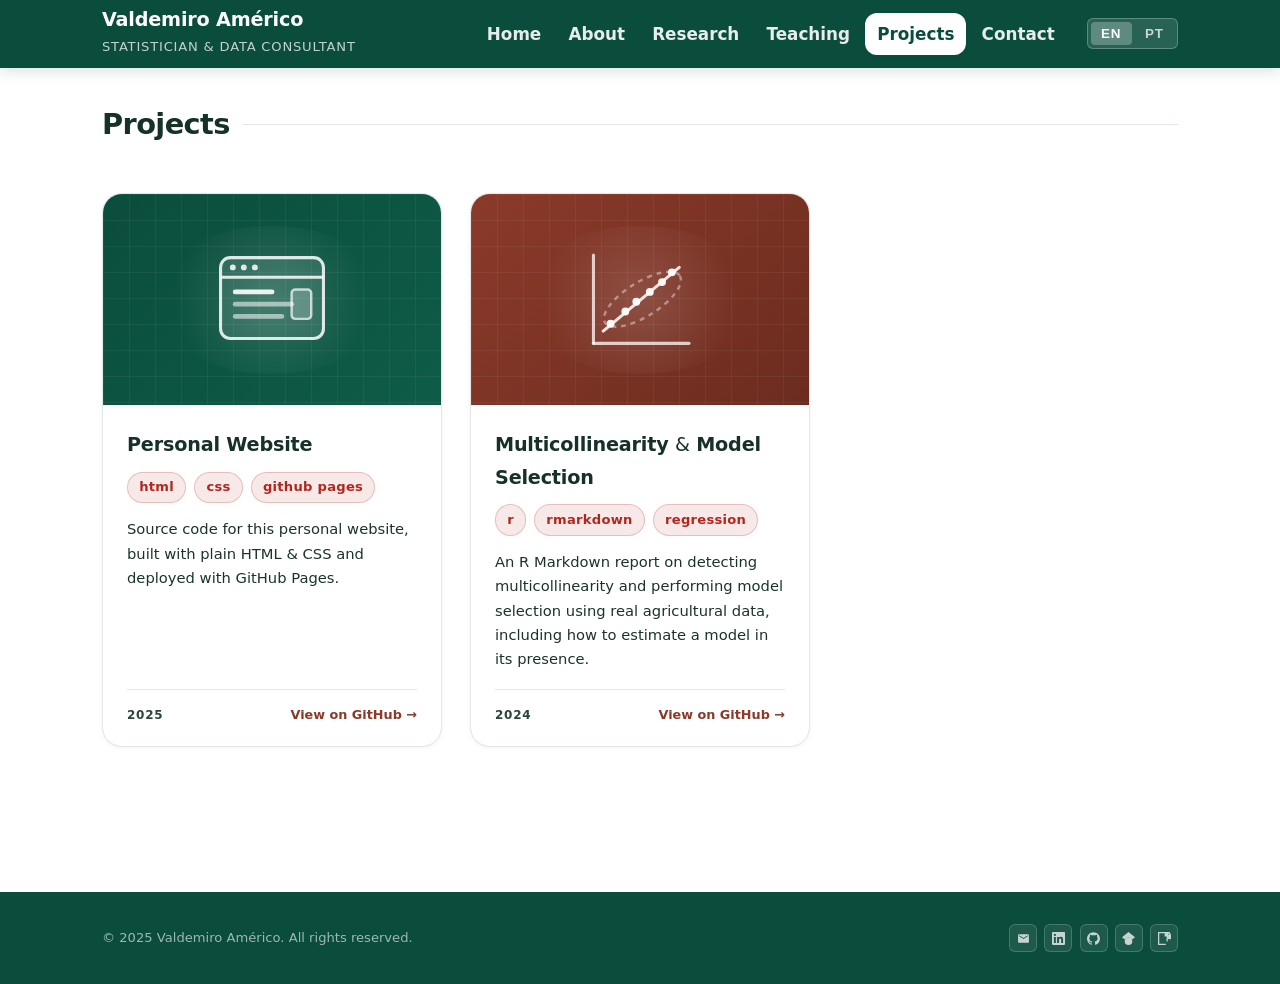
<file: projects/index.html>
<!DOCTYPE html>
<html lang="en">
<head>
  <meta charset="UTF-8">
  <meta name="viewport" content="width=device-width, initial-scale=1.0">
  <title>Projects | Valdemiro Américo</title>
  <link rel="stylesheet" href="/style.css">
  <link rel="canonical" href="https://valdemiroamerico.com/projects/">
</head>
<body data-page="projects">
<header>
  <nav>
    <div class="nav-brand">
      <h1>Valdemiro Américo</h1>
      <p class="lang-en">Statistician &amp; Data Consultant</p>
      <p class="lang-pt">Estatístico &amp; Consultor de Dados</p>
    </div>
    <div class="nav-right">
      <ul>
        <li><a href="/" data-page="index"><span class="lang-en">Home</span><span class="lang-pt">Início</span></a></li>
        <li><a href="/about/" data-page="about"><span class="lang-en">About</span><span class="lang-pt">Sobre</span></a></li>
        <li><a href="/research/" data-page="research"><span class="lang-en">Research</span><span class="lang-pt">Pesquisa</span></a></li>
        <li><a href="/teaching/" data-page="teaching"><span class="lang-en">Teaching</span><span class="lang-pt">Ensino</span></a></li>
        <li><a href="/projects/" data-page="projects"><span class="lang-en">Projects</span><span class="lang-pt">Projectos</span></a></li>
        <li><a href="/contact/" data-page="contact"><span class="lang-en">Contact</span><span class="lang-pt">Contacto</span></a></li>
      </ul>
      <div class="language-switcher">
        <button onclick="setLanguage('en')" id="btn-en">EN</button>
        <button onclick="setLanguage('pt')" id="btn-pt">PT</button>
      </div>
    </div>
  </nav>
</header>

<main>

  <div class="page-banner">
    <p class="eyebrow lang-en">Projects</p>
    <p class="eyebrow lang-pt">Projectos</p>
    <h2 class="lang-en">Projects</h2>
    <h2 class="lang-pt">Projectos</h2>
  </div>

  <!-- English -->
  <div class="lang-en">
    <section>
      <div class="project-grid">

        <div class="project-card">
          <div class="project-card-media">
            <svg viewBox="0 0 100 100" fill="none" xmlns="http://www.w3.org/2000/svg">
              <rect x="8" y="16" width="84" height="66" rx="8" fill="rgba(255,255,255,0.10)" stroke="rgba(255,255,255,0.85)" stroke-width="2.5"/>
              <line x1="8" y1="32" x2="92" y2="32" stroke="rgba(255,255,255,0.85)" stroke-width="2.5"/>
              <circle cx="18" cy="24" r="2.4" fill="rgba(255,255,255,0.85)"/>
              <circle cx="27" cy="24" r="2.4" fill="rgba(255,255,255,0.85)"/>
              <circle cx="36" cy="24" r="2.4" fill="rgba(255,255,255,0.85)"/>
              <rect x="18" y="42" width="34" height="4" rx="2" fill="rgba(255,255,255,0.9)"/>
              <rect x="18" y="52" width="50" height="4" rx="2" fill="rgba(255,255,255,0.55)"/>
              <rect x="18" y="62" width="42" height="4" rx="2" fill="rgba(255,255,255,0.55)"/>
              <rect x="66" y="42" width="16" height="24" rx="3" fill="rgba(255,255,255,0.2)" stroke="rgba(255,255,255,0.7)" stroke-width="2"/>
            </svg>
          </div>
          <div class="project-card-body">
            <h3>Personal Website</h3>
            <div class="tag-group">
              <span class="tag">html</span>
              <span class="tag">css</span>
              <span class="tag">github pages</span>
            </div>
            <p>Source code for this personal website, built with plain HTML &amp; CSS and deployed with GitHub Pages.</p>
            <div class="project-card-footer">
              <span class="project-card-date">2025</span>
              <a class="project-card-link" href="https://github.com/ValdemiroAmerico/valdemiroamerico.github.io" target="_blank" rel="noopener">View on GitHub &rarr;</a>
            </div>
          </div>
        </div>

        <div class="project-card">
          <div class="project-card-media tone-b">
            <svg viewBox="0 0 100 100" fill="none" xmlns="http://www.w3.org/2000/svg">
              <line x1="12" y1="86" x2="12" y2="14" stroke="rgba(255,255,255,0.75)" stroke-width="2.5" stroke-linecap="round"/>
              <line x1="12" y1="86" x2="90" y2="86" stroke="rgba(255,255,255,0.75)" stroke-width="2.5" stroke-linecap="round"/>
              <ellipse cx="52" cy="50" rx="36" ry="14" transform="rotate(-32 52 50)" fill="none" stroke="rgba(255,255,255,0.4)" stroke-width="2" stroke-dasharray="4 4"/>
              <line x1="20" y1="76" x2="82" y2="24" stroke="rgba(255,255,255,0.85)" stroke-width="2.5" stroke-linecap="round"/>
              <circle cx="26" cy="70" r="3.2" fill="rgba(255,255,255,0.95)"/>
              <circle cx="38" cy="60" r="3.2" fill="rgba(255,255,255,0.95)"/>
              <circle cx="47" cy="52" r="3.2" fill="rgba(255,255,255,0.95)"/>
              <circle cx="58" cy="44" r="3.2" fill="rgba(255,255,255,0.95)"/>
              <circle cx="68" cy="36" r="3.2" fill="rgba(255,255,255,0.95)"/>
              <circle cx="76" cy="28" r="3.2" fill="rgba(255,255,255,0.95)"/>
            </svg>
          </div>
          <div class="project-card-body">
            <h3>Multicollinearity <span class="amp">&amp;</span> Model Selection</h3>
            <div class="tag-group">
              <span class="tag">r</span>
              <span class="tag">rmarkdown</span>
              <span class="tag">regression</span>
            </div>
            <p>An R Markdown report on detecting multicollinearity and performing model selection using real agricultural data, including how to estimate a model in its presence.</p>
            <div class="project-card-footer">
              <span class="project-card-date">2024</span>
              <a class="project-card-link" href="https://github.com/ValdemiroAmerico/Check_Multicollinearity_and_Model_Selection" target="_blank" rel="noopener">View on GitHub &rarr;</a>
            </div>
          </div>
        </div>

        <!-- Add more <div class="project-card"> blocks here -->

      </div>
    </section>
  </div>

  <!-- Portuguese -->
  <div class="lang-pt">
    <section>
      <div class="project-grid">

        <div class="project-card">
          <div class="project-card-media">
            <svg viewBox="0 0 100 100" fill="none" xmlns="http://www.w3.org/2000/svg">
              <rect x="8" y="16" width="84" height="66" rx="8" fill="rgba(255,255,255,0.10)" stroke="rgba(255,255,255,0.85)" stroke-width="2.5"/>
              <line x1="8" y1="32" x2="92" y2="32" stroke="rgba(255,255,255,0.85)" stroke-width="2.5"/>
              <circle cx="18" cy="24" r="2.4" fill="rgba(255,255,255,0.85)"/>
              <circle cx="27" cy="24" r="2.4" fill="rgba(255,255,255,0.85)"/>
              <circle cx="36" cy="24" r="2.4" fill="rgba(255,255,255,0.85)"/>
              <rect x="18" y="42" width="34" height="4" rx="2" fill="rgba(255,255,255,0.9)"/>
              <rect x="18" y="52" width="50" height="4" rx="2" fill="rgba(255,255,255,0.55)"/>
              <rect x="18" y="62" width="42" height="4" rx="2" fill="rgba(255,255,255,0.55)"/>
              <rect x="66" y="42" width="16" height="24" rx="3" fill="rgba(255,255,255,0.2)" stroke="rgba(255,255,255,0.7)" stroke-width="2"/>
            </svg>
          </div>
          <div class="project-card-body">
            <h3>Site Pessoal</h3>
            <div class="tag-group">
              <span class="tag">html</span>
              <span class="tag">css</span>
              <span class="tag">github pages</span>
            </div>
            <p>Código-fonte deste site pessoal, construído com HTML &amp; CSS simples e implementado com o GitHub Pages.</p>
            <div class="project-card-footer">
              <span class="project-card-date">2025</span>
              <a class="project-card-link" href="https://github.com/ValdemiroAmerico/valdemiroamerico.github.io" target="_blank" rel="noopener">Ver no GitHub &rarr;</a>
            </div>
          </div>
        </div>

        <div class="project-card">
          <div class="project-card-media tone-b">
            <svg viewBox="0 0 100 100" fill="none" xmlns="http://www.w3.org/2000/svg">
              <line x1="12" y1="86" x2="12" y2="14" stroke="rgba(255,255,255,0.75)" stroke-width="2.5" stroke-linecap="round"/>
              <line x1="12" y1="86" x2="90" y2="86" stroke="rgba(255,255,255,0.75)" stroke-width="2.5" stroke-linecap="round"/>
              <ellipse cx="52" cy="50" rx="36" ry="14" transform="rotate(-32 52 50)" fill="none" stroke="rgba(255,255,255,0.4)" stroke-width="2" stroke-dasharray="4 4"/>
              <line x1="20" y1="76" x2="82" y2="24" stroke="rgba(255,255,255,0.85)" stroke-width="2.5" stroke-linecap="round"/>
              <circle cx="26" cy="70" r="3.2" fill="rgba(255,255,255,0.95)"/>
              <circle cx="38" cy="60" r="3.2" fill="rgba(255,255,255,0.95)"/>
              <circle cx="47" cy="52" r="3.2" fill="rgba(255,255,255,0.95)"/>
              <circle cx="58" cy="44" r="3.2" fill="rgba(255,255,255,0.95)"/>
              <circle cx="68" cy="36" r="3.2" fill="rgba(255,255,255,0.95)"/>
              <circle cx="76" cy="28" r="3.2" fill="rgba(255,255,255,0.95)"/>
            </svg>
          </div>
          <div class="project-card-body">
            <h3>Multicolinearidade <span class="amp">&amp;</span> Seleção de Modelos</h3>
            <div class="tag-group">
              <span class="tag">r</span>
              <span class="tag">rmarkdown</span>
              <span class="tag">regressão</span>
            </div>
            <p>Relatório em R Markdown sobre a deteção de multicolinearidade e seleção de modelos usando dados agrícolas reais, incluindo como estimar um modelo na presença desse problema.</p>
            <div class="project-card-footer">
              <span class="project-card-date">2024</span>
              <a class="project-card-link" href="https://github.com/ValdemiroAmerico/Check_Multicollinearity_and_Model_Selection" target="_blank" rel="noopener">Ver no GitHub &rarr;</a>
            </div>
          </div>
        </div>

        <!-- Adicione mais blocos <div class="project-card"> aqui -->

      </div>
    </section>
  </div>

</main>

<script>
  function setLanguage(lang) {
    document.body.setAttribute('data-lang', lang);
    localStorage.setItem('preferredLanguage', lang);
    document.getElementById('btn-en').classList.toggle('active', lang === 'en');
    document.getElementById('btn-pt').classList.toggle('active', lang === 'pt');
  }
  window.addEventListener('DOMContentLoaded', function () {
    const savedLang = localStorage.getItem('preferredLanguage') || 'en';
    setLanguage(savedLang);
    document.querySelectorAll('nav a[data-page="projects"]').forEach(a => a.classList.add('active-page'));
  });
</script>
<footer>
  <div class="footer-inner">
    <div>
      <div class="footer-copy lang-en">&copy; 2025 Valdemiro Américo. All rights reserved.</div>
      <div class="footer-copy lang-pt">&copy; 2025 Valdemiro Américo. Todos os direitos reservados.</div>
    </div>
    <div class="footer-socials">
      <!-- Email -->
      <a class="footer-social-link" href="mailto:valdemiroeusebio2@gmail.com" title="Email">
        <svg viewBox="0 0 24 24" xmlns="http://www.w3.org/2000/svg"><path d="M20 4H4c-1.1 0-2 .9-2 2v12c0 1.1.9 2 2 2h16c1.1 0 2-.9 2-2V6c0-1.1-.9-2-2-2zm0 4-8 5-8-5V6l8 5 8-5v2z"/></svg>
      </a>
      <!-- LinkedIn -->
      <a class="footer-social-link" href="https://www.linkedin.com/in/valdemiroamerico/" target="_blank" rel="noopener" title="LinkedIn">
        <svg viewBox="0 0 24 24" xmlns="http://www.w3.org/2000/svg"><path d="M20.447 20.452h-3.554v-5.569c0-1.328-.027-3.037-1.852-3.037-1.853 0-2.136 1.445-2.136 2.939v5.667H9.351V9h3.414v1.561h.046c.477-.9 1.637-1.85 3.37-1.85 3.601 0 4.267 2.37 4.267 5.455v6.286zM5.337 7.433a2.062 2.062 0 0 1-2.063-2.065 2.064 2.064 0 1 1 2.063 2.065zm1.782 13.019H3.555V9h3.564v11.452zM22.225 0H1.771C.792 0 0 .774 0 1.729v20.542C0 23.227.792 24 1.771 24h20.451C23.2 24 24 23.227 24 22.271V1.729C24 .774 23.2 0 22.222 0h.003z"/></svg>
      </a>
      <!-- GitHub -->
      <a class="footer-social-link" href="https://github.com/ValdemiroAmerico" target="_blank" rel="noopener" title="GitHub">
        <svg viewBox="0 0 24 24" xmlns="http://www.w3.org/2000/svg"><path d="M12 .297c-6.63 0-12 5.373-12 12 0 5.303 3.438 9.8 8.205 11.385.6.113.82-.258.82-.577 0-.285-.01-1.04-.015-2.04-3.338.724-4.042-1.61-4.042-1.61C4.422 18.07 3.633 17.7 3.633 17.7c-1.087-.744.084-.729.084-.729 1.205.084 1.838 1.236 1.838 1.236 1.07 1.835 2.809 1.305 3.495.998.108-.776.417-1.305.76-1.605-2.665-.3-5.466-1.332-5.466-5.93 0-1.31.465-2.38 1.235-3.22-.135-.303-.54-1.523.105-3.176 0 0 1.005-.322 3.3 1.23.96-.267 1.98-.399 3-.405 1.02.006 2.04.138 3 .405 2.28-1.552 3.285-1.23 3.285-1.23.645 1.653.24 2.873.12 3.176.765.84 1.23 1.91 1.23 3.22 0 4.61-2.805 5.625-5.475 5.92.42.36.81 1.096.81 2.22 0 1.606-.015 2.896-.015 3.286 0 .315.21.69.825.57C20.565 22.092 24 17.592 24 12.297c0-6.627-5.373-12-12-12"/></svg>
      </a>
      <!-- Google Scholar -->
      <a class="footer-social-link" href="https://scholar.google.com/citations?user=valdemiroamerico" target="_blank" rel="noopener" title="Google Scholar">
        <svg viewBox="0 0 24 24" xmlns="http://www.w3.org/2000/svg"><path d="M5.242 13.769 0 9.5 12 0l12 9.5-5.242 4.269C17.548 11.249 14.978 9.5 12 9.5c-2.977 0-5.548 1.748-6.758 4.269zM12 10a7 7 0 1 0 0 14 7 7 0 0 0 0-14z"/></svg>
      </a>
      <!-- ResearchGate -->
      <a class="footer-social-link" href="https://www.researchgate.net/profile/Valdemiro-Americo" target="_blank" rel="noopener" title="ResearchGate">
        <svg viewBox="0 0 24 24" xmlns="http://www.w3.org/2000/svg"><path d="M19.586 0c-.818 0-1.508.19-2.073.565-.563.377-.97.936-1.213 1.68a12.193 12.193 0 0 0-.368 3.12 21.27 21.27 0 0 0 .183 2.923c.26 1.58.822 2.854 1.687 3.816.863.963 2.065 1.445 3.605 1.445.857 0 1.63-.2 2.318-.598a4.318 4.318 0 0 0 1.6-1.64 4.91 4.91 0 0 0 .586-2.39 4.91 4.91 0 0 0-.586-2.392 4.318 4.318 0 0 0-1.6-1.64C23.06 4.504 22.286 4.305 21.43 4.305c-.64 0-1.224.13-1.75.388a3.545 3.545 0 0 0-1.274 1.073c.07-.786.236-1.407.5-1.864.26-.455.618-.683 1.073-.683.34 0 .612.096.818.29.204.192.356.476.455.852l2.226-.3c-.173-.844-.53-1.508-1.07-1.99C21.87.26 21.128.002 20.235 0zm-3.905 10.79v6.58h2.38v-6.58zm1.19-3.946a1.343 1.343 0 1 0 0 2.686 1.343 1.343 0 0 0 0-2.686zM0 0v24h14.47v-2.344H2.344V2.344h9.87V8.47h6.126V0z"/></svg>
      </a>
    </div>
  </div>
</footer>

</body>
</html>
</file>
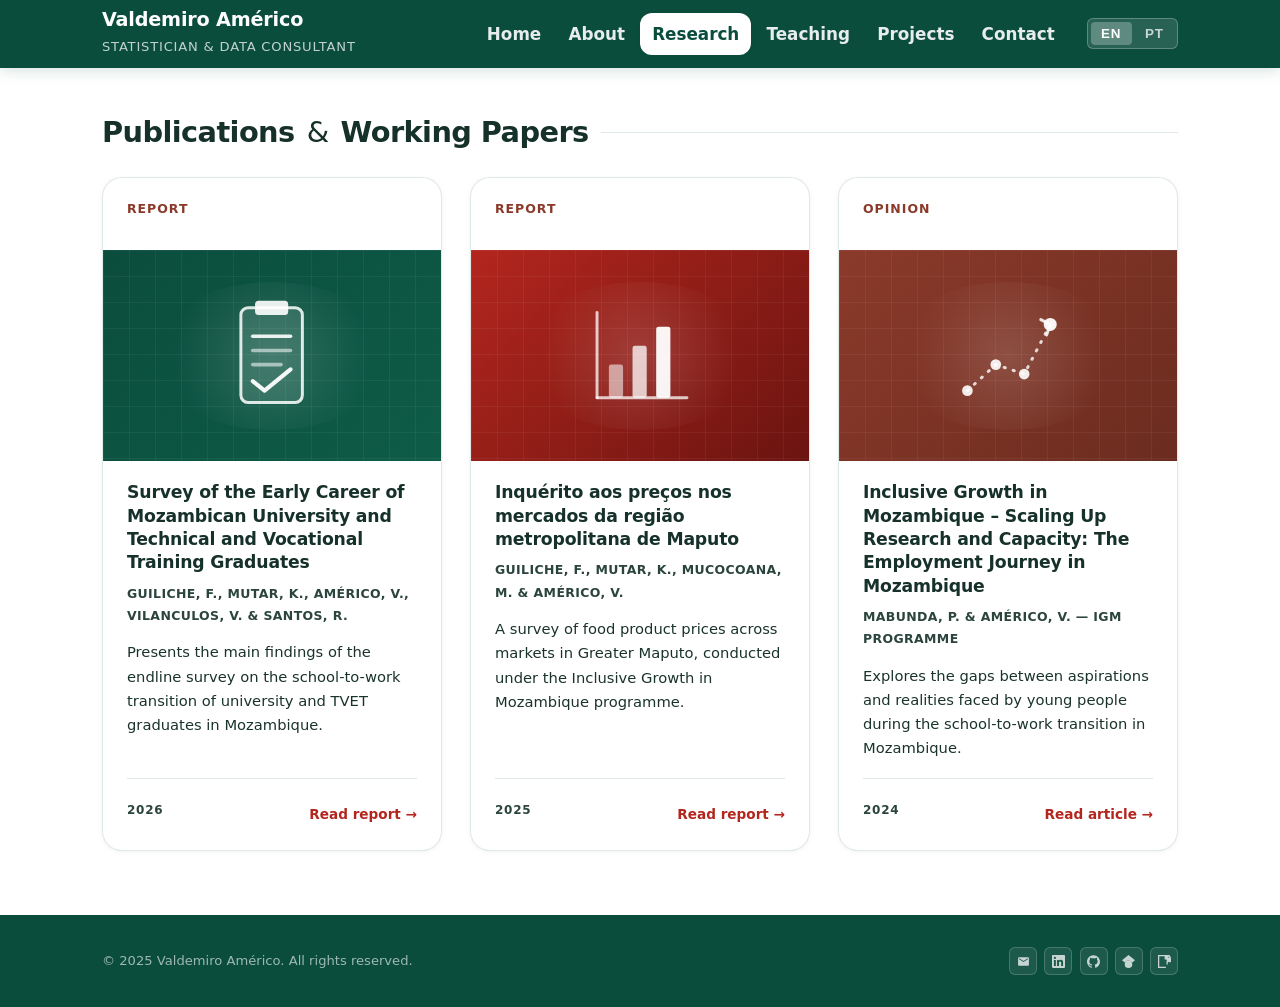
<file: research/index.html>
<!DOCTYPE html>
<html lang="en">
<head>
  <meta charset="UTF-8">
  <meta name="viewport" content="width=device-width, initial-scale=1.0">
  <title>Research | Valdemiro Américo</title>
  <link rel="stylesheet" href="/style.css">
  <link rel="canonical" href="https://valdemiroamerico.com/research/">
</head>
<body data-page="research">
<header>
  <nav>
    <div class="nav-brand">
      <h1>Valdemiro Américo</h1>
      <p class="lang-en">Statistician &amp; Data Consultant</p>
      <p class="lang-pt">Estatístico &amp; Consultor de Dados</p>
    </div>
    <div class="nav-right">
      <ul>
        <li><a href="/" data-page="index"><span class="lang-en">Home</span><span class="lang-pt">Início</span></a></li>
        <li><a href="/about/" data-page="about"><span class="lang-en">About</span><span class="lang-pt">Sobre</span></a></li>
        <li><a href="/research/" data-page="research"><span class="lang-en">Research</span><span class="lang-pt">Pesquisa</span></a></li>
        <li><a href="/teaching/" data-page="teaching"><span class="lang-en">Teaching</span><span class="lang-pt">Ensino</span></a></li>
        <li><a href="/projects/" data-page="projects"><span class="lang-en">Projects</span><span class="lang-pt">Projetos</span></a></li>
        <li><a href="/contact/" data-page="contact"><span class="lang-en">Contact</span><span class="lang-pt">Contato</span></a></li>
      </ul>
      <div class="language-switcher">
        <button onclick="setLanguage('en')" id="btn-en">EN</button>
        <button onclick="setLanguage('pt')" id="btn-pt">PT</button>
      </div>
    </div>
  </nav>
</header>

<main>

  <!-- English -->
  <div class="lang-en">
<section>
  <h2>Publications <span class="amp">&amp;</span> Working Papers</h2>
  <div class="pub-grid">

    <div class="pub-card">
      <p class="pub-card-category">Report</p>
      <div class="pub-card-media">
        <svg viewBox="0 0 100 100" fill="none" xmlns="http://www.w3.org/2000/svg">
          <rect x="24" y="10" width="52" height="80" rx="6" fill="rgba(255,255,255,0.10)" stroke="rgba(255,255,255,0.85)" stroke-width="2.5"/>
          <rect x="36" y="4" width="28" height="12" rx="3" fill="rgba(255,255,255,0.9)"/>
          <line x1="34" y1="34" x2="66" y2="34" stroke="rgba(255,255,255,0.9)" stroke-width="3" stroke-linecap="round"/>
          <line x1="34" y1="46" x2="66" y2="46" stroke="rgba(255,255,255,0.55)" stroke-width="3" stroke-linecap="round"/>
          <line x1="34" y1="58" x2="58" y2="58" stroke="rgba(255,255,255,0.55)" stroke-width="3" stroke-linecap="round"/>
          <path d="M34 72 L44 80 L66 62" stroke="rgba(255,255,255,0.95)" stroke-width="3.5" stroke-linecap="round" stroke-linejoin="round"/>
        </svg>
      </div>
      <div class="pub-card-body">
        <h3>Survey of the Early Career of Mozambican University and Technical and Vocational Training Graduates</h3>
        <p class="pub-card-authors">Guiliche, F., Mutar, K., Américo, V., Vilanculos, V. &amp; Santos, R.</p>
        <p class="pub-desc">Presents the main findings of the endline survey on the school-to-work transition of university and TVET graduates in Mozambique.</p>
        <div class="pub-card-footer">
          <span class="pub-card-date">2026</span>
          <a href="https://igmozambique.wider.unu.edu/report/survey-early-career-mozambican-university-and-technical-and-vocational-training-graduates" target="_blank" rel="noopener" class="pub-link">Read report &rarr;</a>
        </div>
      </div>
    </div>

    <div class="pub-card">
      <p class="pub-card-category">Report</p>
      <div class="pub-card-media tone-c">
        <svg viewBox="0 0 100 100" fill="none" xmlns="http://www.w3.org/2000/svg">
          <line x1="14" y1="86" x2="14" y2="14" stroke="rgba(255,255,255,0.75)" stroke-width="2.5" stroke-linecap="round"/>
          <line x1="14" y1="86" x2="90" y2="86" stroke="rgba(255,255,255,0.75)" stroke-width="2.5" stroke-linecap="round"/>
          <rect x="24" y="58" width="12" height="28" rx="2" fill="rgba(255,255,255,0.55)"/>
          <rect x="44" y="42" width="12" height="44" rx="2" fill="rgba(255,255,255,0.75)"/>
          <rect x="64" y="26" width="12" height="60" rx="2" fill="rgba(255,255,255,0.95)"/>
        </svg>
      </div>
      <div class="pub-card-body">
        <h3>Inquérito aos preços nos mercados da região metropolitana de Maputo</h3>
        <p class="pub-card-authors">Guiliche, F., Mutar, K., Mucocoana, M. &amp; Américo, V.</p>
        <p class="pub-desc">A survey of food product prices across markets in Greater Maputo, conducted under the Inclusive Growth in Mozambique programme.</p>
        <div class="pub-card-footer">
          <span class="pub-card-date">2025</span>
          <a href="https://igmozambique.wider.unu.edu/report/market-price-survey-greater-maputo" target="_blank" rel="noopener" class="pub-link">Read report &rarr;</a>
        </div>
      </div>
    </div>

    <div class="pub-card">
      <p class="pub-card-category">Opinion</p>
      <div class="pub-card-media tone-b">
        <svg viewBox="0 0 100 100" fill="none" xmlns="http://www.w3.org/2000/svg">
          <circle cx="16" cy="80" r="4.5" fill="rgba(255,255,255,0.9)"/>
          <circle cx="40" cy="58" r="4.5" fill="rgba(255,255,255,0.9)"/>
          <circle cx="64" cy="66" r="4.5" fill="rgba(255,255,255,0.9)"/>
          <circle cx="86" cy="24" r="5.5" fill="rgba(255,255,255,0.95)"/>
          <path d="M16 80 L40 58 L64 66 L86 24" stroke="rgba(255,255,255,0.8)" stroke-width="2.5" stroke-linecap="round" stroke-linejoin="round" stroke-dasharray="1 7"/>
          <path d="M78 20 L86 24 L83 33" stroke="rgba(255,255,255,0.85)" stroke-width="2.5" stroke-linecap="round" stroke-linejoin="round" fill="none"/>
        </svg>
      </div>
      <div class="pub-card-body">
        <h3>Inclusive Growth in Mozambique – Scaling Up Research and Capacity: The Employment Journey in Mozambique</h3>
        <p class="pub-card-authors">Mabunda, P. &amp; Américo, V. — IGM Programme</p>
        <p class="pub-desc">Explores the gaps between aspirations and realities faced by young people during the school-to-work transition in Mozambique.</p>
        <div class="pub-card-footer">
          <span class="pub-card-date">2024</span>
          <a href="https://igmozambique.wider.unu.edu/opinion/employment-journey-mozambique" target="_blank" rel="noopener" class="pub-link">Read article &rarr;</a>
        </div>
      </div>
    </div>

  </div>
</section>
  </div>

  <!-- Portuguese -->
  <div class="lang-pt">
<section>
  <h2>Publicações e Artigos em Desenvolvimento</h2>
  <div class="pub-grid">

    <div class="pub-card">
      <p class="pub-card-category">Relatório</p>
      <div class="pub-card-media">
        <svg viewBox="0 0 100 100" fill="none" xmlns="http://www.w3.org/2000/svg">
          <rect x="24" y="10" width="52" height="80" rx="6" fill="rgba(255,255,255,0.10)" stroke="rgba(255,255,255,0.85)" stroke-width="2.5"/>
          <rect x="36" y="4" width="28" height="12" rx="3" fill="rgba(255,255,255,0.9)"/>
          <line x1="34" y1="34" x2="66" y2="34" stroke="rgba(255,255,255,0.9)" stroke-width="3" stroke-linecap="round"/>
          <line x1="34" y1="46" x2="66" y2="46" stroke="rgba(255,255,255,0.55)" stroke-width="3" stroke-linecap="round"/>
          <line x1="34" y1="58" x2="58" y2="58" stroke="rgba(255,255,255,0.55)" stroke-width="3" stroke-linecap="round"/>
          <path d="M34 72 L44 80 L66 62" stroke="rgba(255,255,255,0.95)" stroke-width="3.5" stroke-linecap="round" stroke-linejoin="round"/>
        </svg>
      </div>
      <div class="pub-card-body">
        <h3>Survey of the Early Career of Mozambican University and Technical and Vocational Training Graduates</h3>
        <p class="pub-card-authors">Guiliche, F., Mutar, K., Américo, V., Vilanculos, V. &amp; Santos, R.</p>
        <p class="pub-desc">Apresenta as principais conclusões do inquérito final sobre a transição escola-trabalho de graduados universitários e do ensino técnico-profissional em Moçambique.</p>
        <div class="pub-card-footer">
          <span class="pub-card-date">2026</span>
          <a href="https://igmozambique.wider.unu.edu/report/survey-early-career-mozambican-university-and-technical-and-vocational-training-graduates" target="_blank" rel="noopener" class="pub-link">Ver relatório &rarr;</a>
        </div>
      </div>
    </div>

    <div class="pub-card">
      <p class="pub-card-category">Relatório</p>
      <div class="pub-card-media tone-c">
        <svg viewBox="0 0 100 100" fill="none" xmlns="http://www.w3.org/2000/svg">
          <line x1="14" y1="86" x2="14" y2="14" stroke="rgba(255,255,255,0.75)" stroke-width="2.5" stroke-linecap="round"/>
          <line x1="14" y1="86" x2="90" y2="86" stroke="rgba(255,255,255,0.75)" stroke-width="2.5" stroke-linecap="round"/>
          <rect x="24" y="58" width="12" height="28" rx="2" fill="rgba(255,255,255,0.55)"/>
          <rect x="44" y="42" width="12" height="44" rx="2" fill="rgba(255,255,255,0.75)"/>
          <rect x="64" y="26" width="12" height="60" rx="2" fill="rgba(255,255,255,0.95)"/>
        </svg>
      </div>
      <div class="pub-card-body">
        <h3>Inquérito aos preços nos mercados da região metropolitana de Maputo</h3>
        <p class="pub-card-authors">Guiliche, F., Mutar, K., Mucocoana, M. &amp; Américo, V.</p>
        <p class="pub-desc">Um inquérito sobre preços de produtos alimentares nos mercados da Grande Maputo, realizado no âmbito do programa Inclusive Growth in Mozambique.</p>
        <div class="pub-card-footer">
          <span class="pub-card-date">2025</span>
          <a href="https://igmozambique.wider.unu.edu/report/market-price-survey-greater-maputo" target="_blank" rel="noopener" class="pub-link">Ver relatório &rarr;</a>
        </div>
      </div>
    </div>

    <div class="pub-card">
      <p class="pub-card-category">Opinião</p>
      <div class="pub-card-media tone-b">
        <svg viewBox="0 0 100 100" fill="none" xmlns="http://www.w3.org/2000/svg">
          <circle cx="16" cy="80" r="4.5" fill="rgba(255,255,255,0.9)"/>
          <circle cx="40" cy="58" r="4.5" fill="rgba(255,255,255,0.9)"/>
          <circle cx="64" cy="66" r="4.5" fill="rgba(255,255,255,0.9)"/>
          <circle cx="86" cy="24" r="5.5" fill="rgba(255,255,255,0.95)"/>
          <path d="M16 80 L40 58 L64 66 L86 24" stroke="rgba(255,255,255,0.8)" stroke-width="2.5" stroke-linecap="round" stroke-linejoin="round" stroke-dasharray="1 7"/>
          <path d="M78 20 L86 24 L83 33" stroke="rgba(255,255,255,0.85)" stroke-width="2.5" stroke-linecap="round" stroke-linejoin="round" fill="none"/>
        </svg>
      </div>
      <div class="pub-card-body">
        <h3>Inclusive Growth in Mozambique – Scaling Up Research and Capacity: The Employment Journey in Mozambique</h3>
        <p class="pub-card-authors">Mabunda, P. &amp; Américo, V. — Programa IGM</p>
        <p class="pub-desc">Explora as lacunas entre aspirações e realidade enfrentadas pelos jovens na transição da escola para o trabalho em Moçambique.</p>
        <div class="pub-card-footer">
          <span class="pub-card-date">2024</span>
          <a href="https://igmozambique.wider.unu.edu/opinion/employment-journey-mozambique" target="_blank" rel="noopener" class="pub-link">Ver artigo &rarr;</a>
        </div>
      </div>
    </div>

  </div>
</section>
  </div>

</main>

<script>
  function setLanguage(lang) {
    document.body.setAttribute('data-lang', lang);
    localStorage.setItem('preferredLanguage', lang);
    document.getElementById('btn-en').classList.toggle('active', lang === 'en');
    document.getElementById('btn-pt').classList.toggle('active', lang === 'pt');
  }
  window.addEventListener('DOMContentLoaded', function () {
    const savedLang = localStorage.getItem('preferredLanguage') || 'en';
    setLanguage(savedLang);
    document.querySelectorAll('nav a[data-page="research"]').forEach(a => a.classList.add('active-page'));
  });
</script>
<footer>
  <div class="footer-inner">
    <div>
      <div class="footer-copy lang-en">&copy; 2025 Valdemiro Américo. All rights reserved.</div>
      <div class="footer-copy lang-pt">&copy; 2025 Valdemiro Américo. Todos os direitos reservados.</div>
    </div>
    <div class="footer-socials">
      <!-- Email -->
      <a class="footer-social-link" href="mailto:valdemiroeusebio2@gmail.com" title="Email">
        <svg viewBox="0 0 24 24" xmlns="http://www.w3.org/2000/svg"><path d="M20 4H4c-1.1 0-2 .9-2 2v12c0 1.1.9 2 2 2h16c1.1 0 2-.9 2-2V6c0-1.1-.9-2-2-2zm0 4-8 5-8-5V6l8 5 8-5v2z"/></svg>
      </a>
      <!-- LinkedIn -->
      <a class="footer-social-link" href="https://www.linkedin.com/in/valdemiroamerico/" target="_blank" rel="noopener" title="LinkedIn">
        <svg viewBox="0 0 24 24" xmlns="http://www.w3.org/2000/svg"><path d="M20.447 20.452h-3.554v-5.569c0-1.328-.027-3.037-1.852-3.037-1.853 0-2.136 1.445-2.136 2.939v5.667H9.351V9h3.414v1.561h.046c.477-.9 1.637-1.85 3.37-1.85 3.601 0 4.267 2.37 4.267 5.455v6.286zM5.337 7.433a2.062 2.062 0 0 1-2.063-2.065 2.064 2.064 0 1 1 2.063 2.065zm1.782 13.019H3.555V9h3.564v11.452zM22.225 0H1.771C.792 0 0 .774 0 1.729v20.542C0 23.227.792 24 1.771 24h20.451C23.2 24 24 23.227 24 22.271V1.729C24 .774 23.2 0 22.222 0h.003z"/></svg>
      </a>
      <!-- GitHub -->
      <a class="footer-social-link" href="https://github.com/ValdemiroAmerico" target="_blank" rel="noopener" title="GitHub">
        <svg viewBox="0 0 24 24" xmlns="http://www.w3.org/2000/svg"><path d="M12 .297c-6.63 0-12 5.373-12 12 0 5.303 3.438 9.8 8.205 11.385.6.113.82-.258.82-.577 0-.285-.01-1.04-.015-2.04-3.338.724-4.042-1.61-4.042-1.61C4.422 18.07 3.633 17.7 3.633 17.7c-1.087-.744.084-.729.084-.729 1.205.084 1.838 1.236 1.838 1.236 1.07 1.835 2.809 1.305 3.495.998.108-.776.417-1.305.76-1.605-2.665-.3-5.466-1.332-5.466-5.93 0-1.31.465-2.38 1.235-3.22-.135-.303-.54-1.523.105-3.176 0 0 1.005-.322 3.3 1.23.96-.267 1.98-.399 3-.405 1.02.006 2.04.138 3 .405 2.28-1.552 3.285-1.23 3.285-1.23.645 1.653.24 2.873.12 3.176.765.84 1.23 1.91 1.23 3.22 0 4.61-2.805 5.625-5.475 5.92.42.36.81 1.096.81 2.22 0 1.606-.015 2.896-.015 3.286 0 .315.21.69.825.57C20.565 22.092 24 17.592 24 12.297c0-6.627-5.373-12-12-12"/></svg>
      </a>
      <!-- Google Scholar -->
      <a class="footer-social-link" href="https://scholar.google.com/citations?user=valdemiro-americo" target="_blank" rel="noopener" title="Google Scholar">
        <svg viewBox="0 0 24 24" xmlns="http://www.w3.org/2000/svg"><path d="M5.242 13.769 0 9.5 12 0l12 9.5-5.242 4.269C17.548 11.249 14.978 9.5 12 9.5c-2.977 0-5.548 1.748-6.758 4.269zM12 10a7 7 0 1 0 0 14 7 7 0 0 0 0-14z"/></svg>
      </a>
      <!-- ResearchGate -->
      <a class="footer-social-link" href="https://www.researchgate.net/profile/Valdemiro-Americo" target="_blank" rel="noopener" title="ResearchGate">
        <svg viewBox="0 0 24 24" xmlns="http://www.w3.org/2000/svg"><path d="M19.586 0c-.818 0-1.508.19-2.073.565-.563.377-.97.936-1.213 1.68a12.193 12.193 0 0 0-.368 3.12 21.27 21.27 0 0 0 .183 2.923c.26 1.58.822 2.854 1.687 3.816.863.963 2.065 1.445 3.605 1.445.857 0 1.63-.2 2.318-.598a4.318 4.318 0 0 0 1.6-1.64 4.91 4.91 0 0 0 .586-2.39 4.91 4.91 0 0 0-.586-2.392 4.318 4.318 0 0 0-1.6-1.64C23.06 4.504 22.286 4.305 21.43 4.305c-.64 0-1.224.13-1.75.388a3.545 3.545 0 0 0-1.274 1.073c.07-.786.236-1.407.5-1.864.26-.455.618-.683 1.073-.683.34 0 .612.096.818.29.204.192.356.476.455.852l2.226-.3c-.173-.844-.53-1.508-1.07-1.99C21.87.26 21.128.002 20.235 0zm-3.905 10.79v6.58h2.38v-6.58zm1.19-3.946a1.343 1.343 0 1 0 0 2.686 1.343 1.343 0 0 0 0-2.686zM0 0v24h14.47v-2.344H2.344V2.344h9.87V8.47h6.126V0z"/></svg>
      </a>
    </div>
  </div>
</footer>

</body>
</html>
</file>
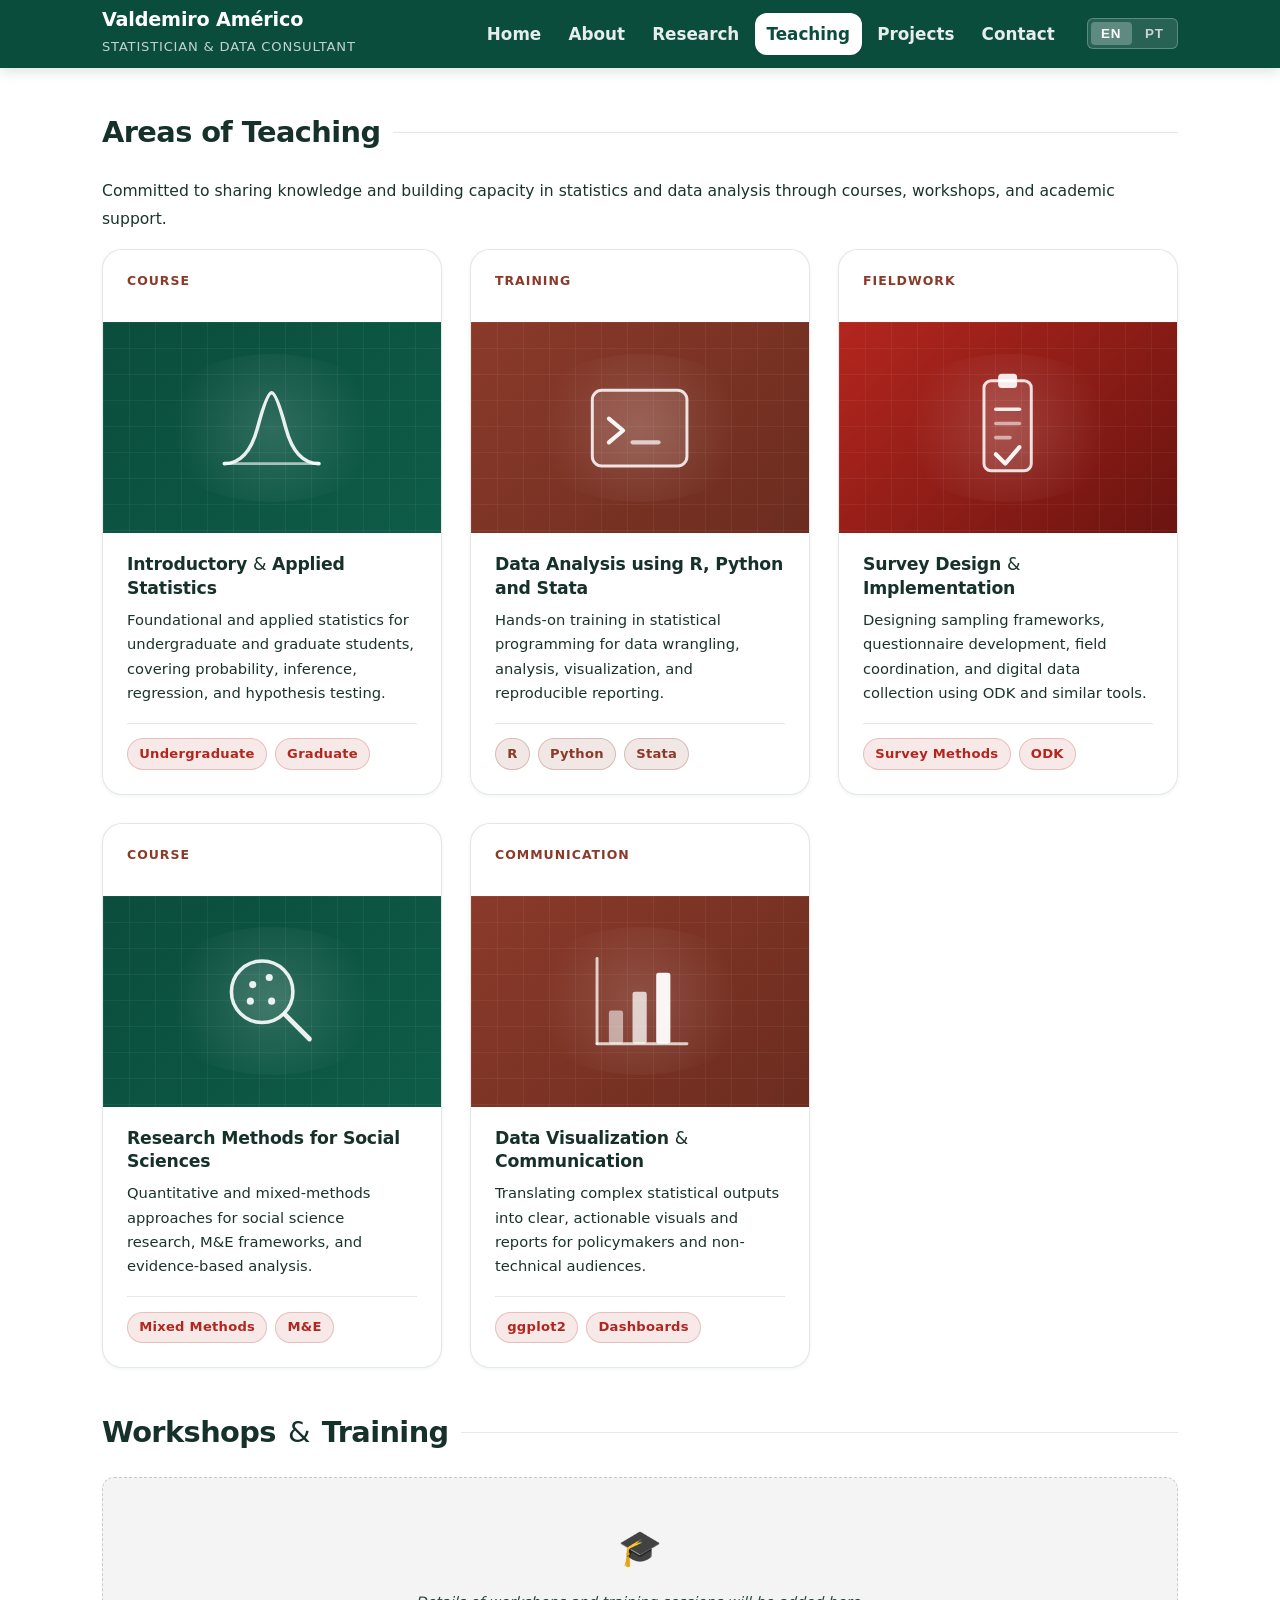
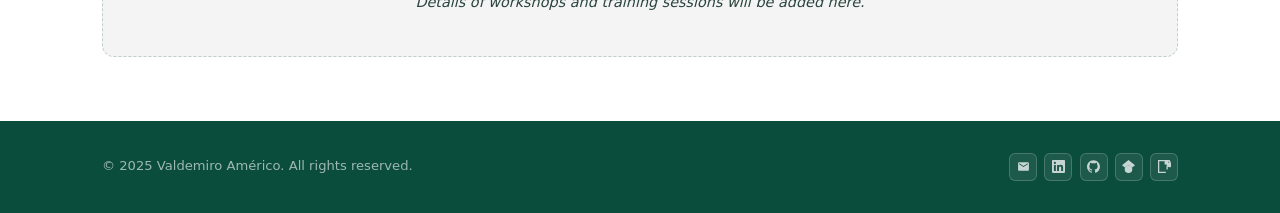
<file: teaching/index.html>
<!DOCTYPE html>
<html lang="en">
<head>
  <meta charset="UTF-8">
  <meta name="viewport" content="width=device-width, initial-scale=1.0">
  <title>Teaching | Valdemiro Américo</title>
  <link rel="stylesheet" href="/style.css">
  <link rel="canonical" href="https://valdemiroamerico.com/teaching/">
</head>
<body data-page="teaching">
<header>
  <nav>
    <div class="nav-brand">
      <h1>Valdemiro Américo</h1>
      <p class="lang-en">Statistician &amp; Data Consultant</p>
      <p class="lang-pt">Estatístico &amp; Consultor de Dados</p>
    </div>
    <div class="nav-right">
      <ul>
        <li><a href="/" data-page="index"><span class="lang-en">Home</span><span class="lang-pt">Início</span></a></li>
        <li><a href="/about/" data-page="about"><span class="lang-en">About</span><span class="lang-pt">Sobre</span></a></li>
        <li><a href="/research/" data-page="research"><span class="lang-en">Research</span><span class="lang-pt">Pesquisa</span></a></li>
        <li><a href="/teaching/" data-page="teaching"><span class="lang-en">Teaching</span><span class="lang-pt">Ensino</span></a></li>
        <li><a href="/projects/" data-page="projects"><span class="lang-en">Projects</span><span class="lang-pt">Projectos</span></a></li>
        <li><a href="/contact/" data-page="contact"><span class="lang-en">Contact</span><span class="lang-pt">Contacto</span></a></li>
      </ul>
      <div class="language-switcher">
        <button onclick="setLanguage('en')" id="btn-en">EN</button>
        <button onclick="setLanguage('pt')" id="btn-pt">PT</button>
      </div>
    </div>
  </nav>
</header>

<main>

  <!-- English -->
  <div class="lang-en">
    <section>
      <h2>Areas of Teaching</h2>
      <p>Committed to sharing knowledge and building capacity in statistics and data analysis through courses, workshops, and academic support.</p>
      <div class="pub-grid">

        <div class="pub-card">
          <p class="pub-card-category">Course</p>
          <div class="pub-card-media">
            <svg viewBox="0 0 100 100" fill="none" xmlns="http://www.w3.org/2000/svg">
              <path d="M10 80 Q30 80 38 50 Q46 20 50 20 Q54 20 62 50 Q70 80 90 80" stroke="rgba(255,255,255,0.9)" stroke-width="3" fill="none" stroke-linecap="round"/>
              <line x1="10" y1="80" x2="90" y2="80" stroke="rgba(255,255,255,0.6)" stroke-width="2.5" stroke-linecap="round"/>
            </svg>
          </div>
          <div class="pub-card-body">
            <h3>Introductory <span class="amp">&amp;</span> Applied Statistics</h3>
            <p class="pub-desc">Foundational and applied statistics for undergraduate and graduate students, covering probability, inference, regression, and hypothesis testing.</p>
            <div class="tag-group footer-tags">
              <span class="tag">Undergraduate</span>
              <span class="tag">Graduate</span>
            </div>
          </div>
        </div>

        <div class="pub-card">
          <p class="pub-card-category">Training</p>
          <div class="pub-card-media tone-b">
            <svg viewBox="0 0 100 100" fill="none" xmlns="http://www.w3.org/2000/svg">
              <rect x="10" y="18" width="80" height="64" rx="8" fill="rgba(255,255,255,0.10)" stroke="rgba(255,255,255,0.85)" stroke-width="2.5"/>
              <path d="M24 42 L36 52 L24 62" stroke="rgba(255,255,255,0.95)" stroke-width="3.5" stroke-linecap="round" stroke-linejoin="round" fill="none"/>
              <line x1="44" y1="62" x2="66" y2="62" stroke="rgba(255,255,255,0.7)" stroke-width="3.5" stroke-linecap="round"/>
            </svg>
          </div>
          <div class="pub-card-body">
            <h3>Data Analysis using R, Python and Stata</h3>
            <p class="pub-desc">Hands-on training in statistical programming for data wrangling, analysis, visualization, and reproducible reporting.</p>
            <div class="tag-group footer-tags">
              <span class="tag accent">R</span>
              <span class="tag accent">Python</span>
              <span class="tag accent">Stata</span>
            </div>
          </div>
        </div>

        <div class="pub-card">
          <p class="pub-card-category">Fieldwork</p>
          <div class="pub-card-media tone-c">
            <svg viewBox="0 0 100 100" fill="none" xmlns="http://www.w3.org/2000/svg">
              <rect x="30" y="10" width="40" height="76" rx="6" fill="rgba(255,255,255,0.10)" stroke="rgba(255,255,255,0.85)" stroke-width="2.5"/>
              <rect x="42" y="4" width="16" height="12" rx="3" fill="rgba(255,255,255,0.9)"/>
              <line x1="40" y1="34" x2="60" y2="34" stroke="rgba(255,255,255,0.9)" stroke-width="3" stroke-linecap="round"/>
              <line x1="40" y1="46" x2="60" y2="46" stroke="rgba(255,255,255,0.55)" stroke-width="3" stroke-linecap="round"/>
              <line x1="40" y1="58" x2="52" y2="58" stroke="rgba(255,255,255,0.55)" stroke-width="3" stroke-linecap="round"/>
              <path d="M40 72 L48 80 L60 66" stroke="rgba(255,255,255,0.95)" stroke-width="3.5" stroke-linecap="round" stroke-linejoin="round" fill="none"/>
            </svg>
          </div>
          <div class="pub-card-body">
            <h3>Survey Design <span class="amp">&amp;</span> Implementation</h3>
            <p class="pub-desc">Designing sampling frameworks, questionnaire development, field coordination, and digital data collection using ODK and similar tools.</p>
            <div class="tag-group footer-tags">
              <span class="tag">Survey Methods</span>
              <span class="tag">ODK</span>
            </div>
          </div>
        </div>

        <div class="pub-card">
          <p class="pub-card-category">Course</p>
          <div class="pub-card-media">
            <svg viewBox="0 0 100 100" fill="none" xmlns="http://www.w3.org/2000/svg">
              <circle cx="42" cy="42" r="26" fill="rgba(255,255,255,0.08)" stroke="rgba(255,255,255,0.9)" stroke-width="3"/>
              <line x1="61" y1="61" x2="82" y2="82" stroke="rgba(255,255,255,0.9)" stroke-width="4" stroke-linecap="round"/>
              <circle cx="34" cy="36" r="3" fill="rgba(255,255,255,0.9)"/>
              <circle cx="48" cy="30" r="3" fill="rgba(255,255,255,0.9)"/>
              <circle cx="50" cy="50" r="3" fill="rgba(255,255,255,0.9)"/>
              <circle cx="32" cy="50" r="3" fill="rgba(255,255,255,0.9)"/>
            </svg>
          </div>
          <div class="pub-card-body">
            <h3>Research Methods for Social Sciences</h3>
            <p class="pub-desc">Quantitative and mixed-methods approaches for social science research, M&amp;E frameworks, and evidence-based analysis.</p>
            <div class="tag-group footer-tags">
              <span class="tag">Mixed Methods</span>
              <span class="tag">M&amp;E</span>
            </div>
          </div>
        </div>

        <div class="pub-card">
          <p class="pub-card-category">Communication</p>
          <div class="pub-card-media tone-b">
            <svg viewBox="0 0 100 100" fill="none" xmlns="http://www.w3.org/2000/svg">
              <line x1="14" y1="86" x2="14" y2="14" stroke="rgba(255,255,255,0.75)" stroke-width="2.5" stroke-linecap="round"/>
              <line x1="14" y1="86" x2="90" y2="86" stroke="rgba(255,255,255,0.75)" stroke-width="2.5" stroke-linecap="round"/>
              <rect x="24" y="58" width="12" height="28" rx="2" fill="rgba(255,255,255,0.55)"/>
              <rect x="44" y="42" width="12" height="44" rx="2" fill="rgba(255,255,255,0.75)"/>
              <rect x="64" y="26" width="12" height="60" rx="2" fill="rgba(255,255,255,0.95)"/>
            </svg>
          </div>
          <div class="pub-card-body">
            <h3>Data Visualization <span class="amp">&amp;</span> Communication</h3>
            <p class="pub-desc">Translating complex statistical outputs into clear, actionable visuals and reports for policymakers and non-technical audiences.</p>
            <div class="tag-group footer-tags">
              <span class="tag">ggplot2</span>
              <span class="tag">Dashboards</span>
            </div>
          </div>
        </div>

      </div>
    </section>

    <section style="margin-top: 2.5rem;">
      <h2>Workshops <span class="amp">&amp;</span> Training</h2>
      <div class="empty-state">
        <span class="empty-icon">🎓</span>
        <p>Details of workshops and training sessions will be added here.</p>
      </div>
    </section>
  </div>

  <!-- Portuguese -->
  <div class="lang-pt">
    <section>
      <h2>Áreas de Ensino</h2>
      <p>Comprometido em compartilhar conhecimento e desenvolver capacidades em estatística e análise de dados através de cursos, workshops e apoio académico.</p>
      <div class="pub-grid">

        <div class="pub-card">
          <p class="pub-card-category">Curso</p>
          <div class="pub-card-media">
            <svg viewBox="0 0 100 100" fill="none" xmlns="http://www.w3.org/2000/svg">
              <path d="M10 80 Q30 80 38 50 Q46 20 50 20 Q54 20 62 50 Q70 80 90 80" stroke="rgba(255,255,255,0.9)" stroke-width="3" fill="none" stroke-linecap="round"/>
              <line x1="10" y1="80" x2="90" y2="80" stroke="rgba(255,255,255,0.6)" stroke-width="2.5" stroke-linecap="round"/>
            </svg>
          </div>
          <div class="pub-card-body">
            <h3>Estatística Introdutória e Aplicada</h3>
            <p class="pub-desc">Estatística fundamental e aplicada para estudantes de graduação e pós-graduação, incluindo probabilidade, inferência, regressão e testes de hipóteses.</p>
            <div class="tag-group footer-tags">
              <span class="tag">Graduação</span>
              <span class="tag">Pós-graduação</span>
            </div>
          </div>
        </div>

        <div class="pub-card">
          <p class="pub-card-category">Formação</p>
          <div class="pub-card-media tone-b">
            <svg viewBox="0 0 100 100" fill="none" xmlns="http://www.w3.org/2000/svg">
              <rect x="10" y="18" width="80" height="64" rx="8" fill="rgba(255,255,255,0.10)" stroke="rgba(255,255,255,0.85)" stroke-width="2.5"/>
              <path d="M24 42 L36 52 L24 62" stroke="rgba(255,255,255,0.95)" stroke-width="3.5" stroke-linecap="round" stroke-linejoin="round" fill="none"/>
              <line x1="44" y1="62" x2="66" y2="62" stroke="rgba(255,255,255,0.7)" stroke-width="3.5" stroke-linecap="round"/>
            </svg>
          </div>
          <div class="pub-card-body">
            <h3>Análise de Dados usando R, Python e Stata</h3>
            <p class="pub-desc">Treinamento prático em programação estatística para manipulação de dados, análise, visualização e relatórios reprodutíveis.</p>
            <div class="tag-group footer-tags">
              <span class="tag accent">R</span>
              <span class="tag accent">Python</span>
              <span class="tag accent">Stata</span>
            </div>
          </div>
        </div>

        <div class="pub-card">
          <p class="pub-card-category">Trabalho de Campo</p>
          <div class="pub-card-media tone-c">
            <svg viewBox="0 0 100 100" fill="none" xmlns="http://www.w3.org/2000/svg">
              <rect x="30" y="10" width="40" height="76" rx="6" fill="rgba(255,255,255,0.10)" stroke="rgba(255,255,255,0.85)" stroke-width="2.5"/>
              <rect x="42" y="4" width="16" height="12" rx="3" fill="rgba(255,255,255,0.9)"/>
              <line x1="40" y1="34" x2="60" y2="34" stroke="rgba(255,255,255,0.9)" stroke-width="3" stroke-linecap="round"/>
              <line x1="40" y1="46" x2="60" y2="46" stroke="rgba(255,255,255,0.55)" stroke-width="3" stroke-linecap="round"/>
              <line x1="40" y1="58" x2="52" y2="58" stroke="rgba(255,255,255,0.55)" stroke-width="3" stroke-linecap="round"/>
              <path d="M40 72 L48 80 L60 66" stroke="rgba(255,255,255,0.95)" stroke-width="3.5" stroke-linecap="round" stroke-linejoin="round" fill="none"/>
            </svg>
          </div>
          <div class="pub-card-body">
            <h3>Conceção e Implementação de Inquéritos</h3>
            <p class="pub-desc">Frameworks de amostragem, desenvolvimento de questionários, coordenação de campo e colecta digital de dados com ODK e ferramentas similares.</p>
            <div class="tag-group footer-tags">
              <span class="tag">Métodos de Inquérito</span>
              <span class="tag">ODK</span>
            </div>
          </div>
        </div>

        <div class="pub-card">
          <p class="pub-card-category">Curso</p>
          <div class="pub-card-media">
            <svg viewBox="0 0 100 100" fill="none" xmlns="http://www.w3.org/2000/svg">
              <circle cx="42" cy="42" r="26" fill="rgba(255,255,255,0.08)" stroke="rgba(255,255,255,0.9)" stroke-width="3"/>
              <line x1="61" y1="61" x2="82" y2="82" stroke="rgba(255,255,255,0.9)" stroke-width="4" stroke-linecap="round"/>
              <circle cx="34" cy="36" r="3" fill="rgba(255,255,255,0.9)"/>
              <circle cx="48" cy="30" r="3" fill="rgba(255,255,255,0.9)"/>
              <circle cx="50" cy="50" r="3" fill="rgba(255,255,255,0.9)"/>
              <circle cx="32" cy="50" r="3" fill="rgba(255,255,255,0.9)"/>
            </svg>
          </div>
          <div class="pub-card-body">
            <h3>Métodos de Pesquisa para Ciências Sociais</h3>
            <p class="pub-desc">Abordagens quantitativas e mistas para pesquisa em ciências sociais, frameworks de M&amp;A e análise baseada em evidências.</p>
            <div class="tag-group footer-tags">
              <span class="tag">Métodos Mistos</span>
              <span class="tag">M&amp;A</span>
            </div>
          </div>
        </div>

        <div class="pub-card">
          <p class="pub-card-category">Comunicação</p>
          <div class="pub-card-media tone-b">
            <svg viewBox="0 0 100 100" fill="none" xmlns="http://www.w3.org/2000/svg">
              <line x1="14" y1="86" x2="14" y2="14" stroke="rgba(255,255,255,0.75)" stroke-width="2.5" stroke-linecap="round"/>
              <line x1="14" y1="86" x2="90" y2="86" stroke="rgba(255,255,255,0.75)" stroke-width="2.5" stroke-linecap="round"/>
              <rect x="24" y="58" width="12" height="28" rx="2" fill="rgba(255,255,255,0.55)"/>
              <rect x="44" y="42" width="12" height="44" rx="2" fill="rgba(255,255,255,0.75)"/>
              <rect x="64" y="26" width="12" height="60" rx="2" fill="rgba(255,255,255,0.95)"/>
            </svg>
          </div>
          <div class="pub-card-body">
            <h3>Visualização e Comunicação de Dados</h3>
            <p class="pub-desc">Transformar resultados estatísticos complexos em visuais e relatórios claros para decisores e públicos não técnicos.</p>
            <div class="tag-group footer-tags">
              <span class="tag">ggplot2</span>
              <span class="tag">Dashboards</span>
            </div>
          </div>
        </div>

      </div>
    </section>

    <section style="margin-top: 2.5rem;">
      <h2>Workshops e Formação</h2>
      <div class="empty-state">
        <span class="empty-icon">🎓</span>
        <p>Detalhes sobre workshops e sessões de formação serão adicionados aqui.</p>
      </div>
    </section>
  </div>

</main>

<script>
  function setLanguage(lang) {
    document.body.setAttribute('data-lang', lang);
    localStorage.setItem('preferredLanguage', lang);
    document.getElementById('btn-en').classList.toggle('active', lang === 'en');
    document.getElementById('btn-pt').classList.toggle('active', lang === 'pt');
  }
  window.addEventListener('DOMContentLoaded', function () {
    const savedLang = localStorage.getItem('preferredLanguage') || 'en';
    setLanguage(savedLang);
    document.querySelectorAll('nav a[data-page="teaching"]').forEach(a => a.classList.add('active-page'));
  });
</script>
<footer>
  <div class="footer-inner">
    <div>
      <div class="footer-copy lang-en">&copy; 2025 Valdemiro Américo. All rights reserved.</div>
      <div class="footer-copy lang-pt">&copy; 2025 Valdemiro Américo. Todos os direitos reservados.</div>
    </div>
    <div class="footer-socials">
      <!-- Email -->
      <a class="footer-social-link" href="mailto:valdemiroeusebio2@gmail.com" title="Email">
        <svg viewBox="0 0 24 24" xmlns="http://www.w3.org/2000/svg"><path d="M20 4H4c-1.1 0-2 .9-2 2v12c0 1.1.9 2 2 2h16c1.1 0 2-.9 2-2V6c0-1.1-.9-2-2-2zm0 4-8 5-8-5V6l8 5 8-5v2z"/></svg>
      </a>
      <!-- LinkedIn -->
      <a class="footer-social-link" href="https://www.linkedin.com/in/valdemiroamerico/" target="_blank" rel="noopener" title="LinkedIn">
        <svg viewBox="0 0 24 24" xmlns="http://www.w3.org/2000/svg"><path d="M20.447 20.452h-3.554v-5.569c0-1.328-.027-3.037-1.852-3.037-1.853 0-2.136 1.445-2.136 2.939v5.667H9.351V9h3.414v1.561h.046c.477-.9 1.637-1.85 3.37-1.85 3.601 0 4.267 2.37 4.267 5.455v6.286zM5.337 7.433a2.062 2.062 0 0 1-2.063-2.065 2.064 2.064 0 1 1 2.063 2.065zm1.782 13.019H3.555V9h3.564v11.452zM22.225 0H1.771C.792 0 0 .774 0 1.729v20.542C0 23.227.792 24 1.771 24h20.451C23.2 24 24 23.227 24 22.271V1.729C24 .774 23.2 0 22.222 0h.003z"/></svg>
      </a>
      <!-- GitHub -->
      <a class="footer-social-link" href="https://github.com/ValdemiroAmerico" target="_blank" rel="noopener" title="GitHub">
        <svg viewBox="0 0 24 24" xmlns="http://www.w3.org/2000/svg"><path d="M12 .297c-6.63 0-12 5.373-12 12 0 5.303 3.438 9.8 8.205 11.385.6.113.82-.258.82-.577 0-.285-.01-1.04-.015-2.04-3.338.724-4.042-1.61-4.042-1.61C4.422 18.07 3.633 17.7 3.633 17.7c-1.087-.744.084-.729.084-.729 1.205.084 1.838 1.236 1.838 1.236 1.07 1.835 2.809 1.305 3.495.998.108-.776.417-1.305.76-1.605-2.665-.3-5.466-1.332-5.466-5.93 0-1.31.465-2.38 1.235-3.22-.135-.303-.54-1.523.105-3.176 0 0 1.005-.322 3.3 1.23.96-.267 1.98-.399 3-.405 1.02.006 2.04.138 3 .405 2.28-1.552 3.285-1.23 3.285-1.23.645 1.653.24 2.873.12 3.176.765.84 1.23 1.91 1.23 3.22 0 4.61-2.805 5.625-5.475 5.92.42.36.81 1.096.81 2.22 0 1.606-.015 2.896-.015 3.286 0 .315.21.69.825.57C20.565 22.092 24 17.592 24 12.297c0-6.627-5.373-12-12-12"/></svg>
      </a>
      <!-- Google Scholar -->
      <a class="footer-social-link" href="https://scholar.google.com/citations?user=valdemiro-americo" target="_blank" rel="noopener" title="Google Scholar">
        <svg viewBox="0 0 24 24" xmlns="http://www.w3.org/2000/svg"><path d="M5.242 13.769 0 9.5 12 0l12 9.5-5.242 4.269C17.548 11.249 14.978 9.5 12 9.5c-2.977 0-5.548 1.748-6.758 4.269zM12 10a7 7 0 1 0 0 14 7 7 0 0 0 0-14z"/></svg>
      </a>
      <!-- ResearchGate -->
      <a class="footer-social-link" href="https://www.researchgate.net/profile/Valdemiro-Americo" target="_blank" rel="noopener" title="ResearchGate">
        <svg viewBox="0 0 24 24" xmlns="http://www.w3.org/2000/svg"><path d="M19.586 0c-.818 0-1.508.19-2.073.565-.563.377-.97.936-1.213 1.68a12.193 12.193 0 0 0-.368 3.12 21.27 21.27 0 0 0 .183 2.923c.26 1.58.822 2.854 1.687 3.816.863.963 2.065 1.445 3.605 1.445.857 0 1.63-.2 2.318-.598a4.318 4.318 0 0 0 1.6-1.64 4.91 4.91 0 0 0 .586-2.39 4.91 4.91 0 0 0-.586-2.392 4.318 4.318 0 0 0-1.6-1.64C23.06 4.504 22.286 4.305 21.43 4.305c-.64 0-1.224.13-1.75.388a3.545 3.545 0 0 0-1.274 1.073c.07-.786.236-1.407.5-1.864.26-.455.618-.683 1.073-.683.34 0 .612.096.818.29.204.192.356.476.455.852l2.226-.3c-.173-.844-.53-1.508-1.07-1.99C21.87.26 21.128.002 20.235 0zm-3.905 10.79v6.58h2.38v-6.58zm1.19-3.946a1.343 1.343 0 1 0 0 2.686 1.343 1.343 0 0 0 0-2.686zM0 0v24h14.47v-2.344H2.344V2.344h9.87V8.47h6.126V0z"/></svg>
      </a>
    </div>
  </div>
</footer>

</body>
</html>
</file>
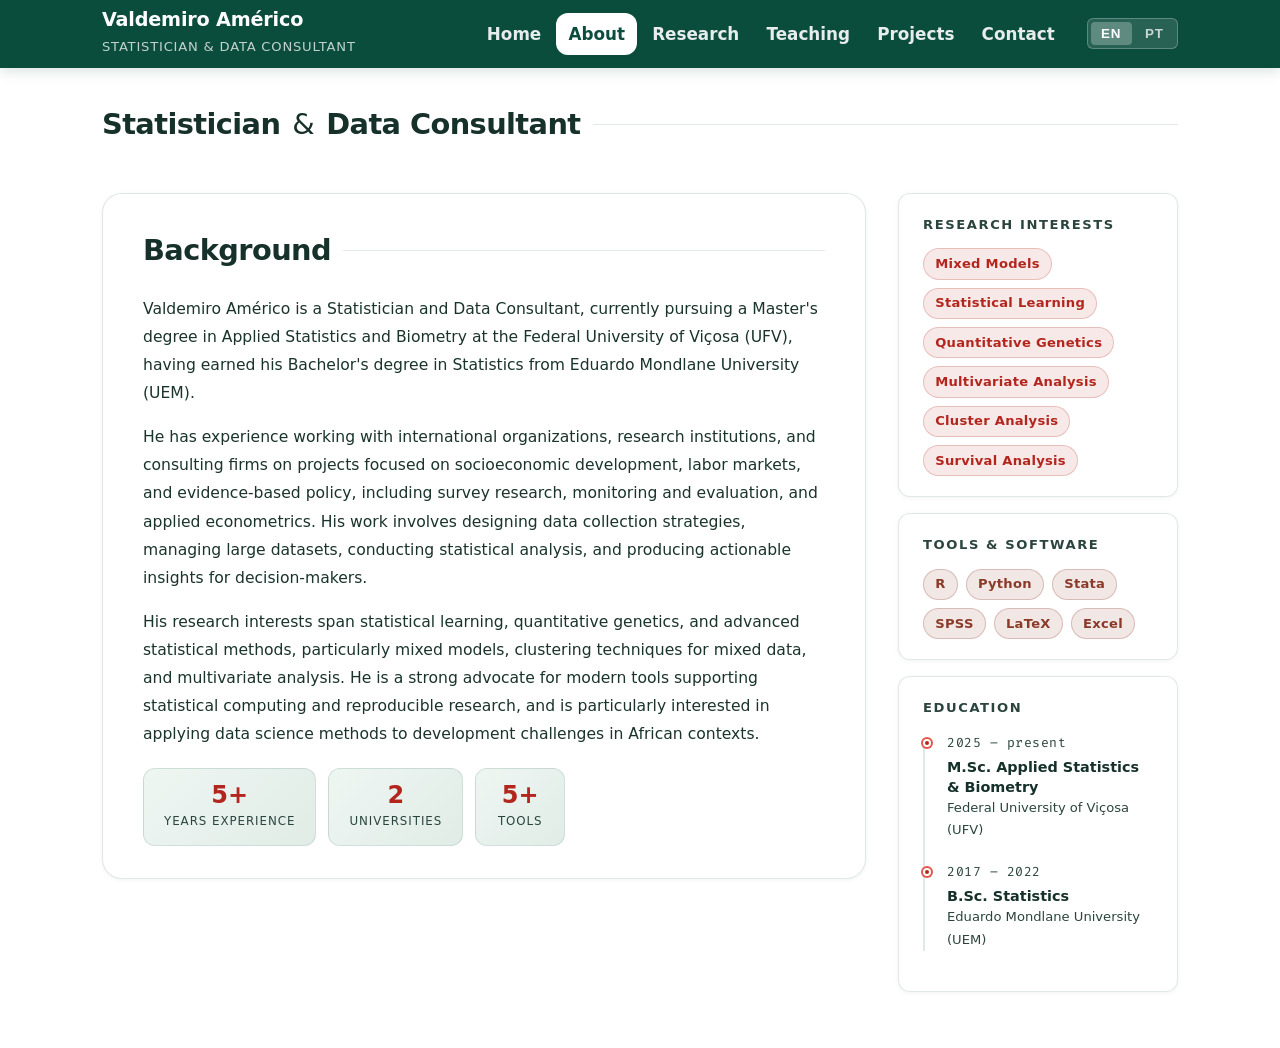
<file: about.html>
<!DOCTYPE html>
<html lang="en">
<head>
  <meta charset="UTF-8">
  <meta name="viewport" content="width=device-width, initial-scale=1.0">
  <title>About | Valdemiro Américo</title>
  <link rel="stylesheet" href="style.css">
</head>
<body data-page="about">
<header>
  <nav>
    <div class="nav-brand">
      <h1>Valdemiro Américo</h1>
      <p class="lang-en">Statistician &amp; Data Consultant</p>
      <p class="lang-pt">Estatístico &amp; Consultor de Dados</p>
    </div>
    <div class="nav-right">
      <ul>
        <li><a href="/" data-page="index"><span class="lang-en">Home</span><span class="lang-pt">Início</span></a></li>
        <li><a href="about.html" data-page="about"><span class="lang-en">About</span><span class="lang-pt">Sobre</span></a></li>
        <li><a href="research.html" data-page="research"><span class="lang-en">Research</span><span class="lang-pt">Pesquisa</span></a></li>
        <li><a href="teaching.html" data-page="teaching"><span class="lang-en">Teaching</span><span class="lang-pt">Ensino</span></a></li>
        <li><a href="projects.html" data-page="projects"><span class="lang-en">Projects</span><span class="lang-pt">Projectos</span></a></li>
        <li><a href="contact.html" data-page="contact"><span class="lang-en">Contact</span><span class="lang-pt">Contacto</span></a></li>
      </ul>
      <div class="language-switcher">
        <button onclick="setLanguage('en')" id="btn-en">EN</button>
        <button onclick="setLanguage('pt')" id="btn-pt">PT</button>
      </div>
    </div>
  </nav>
</header>

<main>

  <div class="page-banner">
    <p class="eyebrow lang-en">About me</p>
    <p class="eyebrow lang-pt">Sobre mim</p>
<h2 class="lang-en">Statistician <span class="amp">&amp;</span> Data Consultant</h2>
<h2 class="lang-pt">Estatístico <span class="amp">&amp;</span> Consultor de Dados</h2>
  </div>

  <!-- English -->
  <div class="lang-en">
    <div class="about-grid reveal">
      <div>
        <section class="card reveal">
<h2>Background</h2>
<p>Valdemiro Américo is a Statistician and Data Consultant, currently pursuing a Master's degree in Applied Statistics and Biometry at the Federal University of Viçosa (UFV), having earned his Bachelor's degree in Statistics from Eduardo Mondlane University (UEM).</p>
<p>He has experience working with international organizations, research institutions, and consulting firms on projects focused on socioeconomic development, labor markets, and evidence-based policy, including survey research, monitoring and evaluation, and applied econometrics. His work involves designing data collection strategies, managing large datasets, conducting statistical analysis, and producing actionable insights for decision-makers.</p>
<p>His research interests span statistical learning, quantitative genetics, and advanced statistical methods, particularly mixed models, clustering techniques for mixed data, and multivariate analysis. He is a strong advocate for modern tools supporting statistical computing and reproducible research, and is particularly interested in applying data science methods to development challenges in African contexts.</p>
          <div class="stat-row">
            <div class="stat-pill"><span class="num">5+</span><span class="label">Years Experience</span></div>
            <div class="stat-pill"><span class="num">2</span><span class="label">Universities</span></div>
            <div class="stat-pill"><span class="num">5+</span><span class="label">Tools</span></div>
          </div>
        </section>
      </div>
      <aside>
        <div class="sidebar-card reveal reveal-delay-1">
          <h3>Research Interests</h3>
          <div class="tag-group">
            <span class="tag">Mixed Models</span>
            <span class="tag">Statistical Learning</span>
            <span class="tag">Quantitative Genetics</span>
            <span class="tag">Multivariate Analysis</span>
            <span class="tag">Cluster Analysis</span>
            <span class="tag">Survival Analysis</span>
          </div>
        </div>
        <div class="sidebar-card reveal reveal-delay-2">
          <h3>Tools &amp; Software</h3>
          <div class="tag-group">
            <span class="tag accent">R</span>
            <span class="tag accent">Python</span>
            <span class="tag accent">Stata</span>
            <span class="tag accent">SPSS</span>
            <span class="tag accent">LaTeX</span>
            <span class="tag accent">Excel</span>
          </div>
        </div>
        <div class="sidebar-card reveal reveal-delay-3">
          <h3>Education</h3>
          <div class="timeline">
            <div class="timeline-item">
              <div class="year">2025 – present</div>
              <div class="title">M.Sc. Applied Statistics &amp; Biometry</div>
              <div class="sub">Federal University of Viçosa (UFV)</div>
            </div>
            <div class="timeline-item">
              <div class="year">2017 – 2022</div>
              <div class="title">B.Sc. Statistics</div>
              <div class="sub">Eduardo Mondlane University (UEM)</div>
            </div>
          </div>
        </div>
      </aside>
    </div>
  </div>

  <!-- Portuguese -->
  <div class="lang-pt">
    <div class="about-grid reveal">
      <div>
        <section class="card reveal">
<h2>Perfil</h2>
<p>Valdemiro Américo é Estatístico e Consultor de Dados, actualmente a concluir o Mestrado em Estatística Aplicada e Biometria na Universidade Federal de Viçosa (UFV), Brasil, tendo-se licenciado em Estatística pela Universidade Eduardo Mondlane (UEM).</p>
<p>Tem experiência de trabalho com organizações internacionais, instituições de pesquisa e empresas de consultoria em projectos focados no desenvolvimento socioeconómico, mercados de trabalho e políticas baseadas em evidências, incluindo pesquisas por inquérito, monitoria e avaliação, e econometria aplicada. O seu trabalho envolve a concepção de estratégias de recolha de dados, gestão de grandes conjuntos de dados, condução de análises estatísticas e produção de conhecimentos accionáveis para tomadores de decisão.</p>
<p>Os seus interesses de pesquisa abrangem aprendizado estatístico, genética quantitativa e métodos estatísticos avançados, particularmente modelos mistos, técnicas de clustering para dados mistos e análise multivariada. É um defensor de ferramentas modernas que apoiam a computação estatística e a pesquisa reprodutível, com particular interesse em aplicar métodos de ciência de dados a desafios de desenvolvimento em contextos africanos.</p>
          <div class="stat-row">
            <div class="stat-pill"><span class="num">5+</span><span class="label">Anos Experiência</span></div>
            <div class="stat-pill"><span class="num">2</span><span class="label">Universidades</span></div>
            <div class="stat-pill"><span class="num">5+</span><span class="label">Ferramentas</span></div>
          </div>
        </section>
      </div>
      <aside>
        <div class="sidebar-card reveal reveal-delay-1">
          <h3>Interesses de Pesquisa</h3>
          <div class="tag-group">
            <span class="tag">Modelos Mistos</span>
            <span class="tag">Aprendizado Estatístico</span>
            <span class="tag">Genética Quantitativa</span>
            <span class="tag">Análise Multivariada</span>
            <span class="tag">Análise de Cluster</span>
            <span class="tag">Análise de Sobrevivência</span>
          </div>
        </div>
        <div class="sidebar-card reveal reveal-delay-2">
          <h3>Ferramentas</h3>
          <div class="tag-group">
            <span class="tag accent">R</span>
            <span class="tag accent">Python</span>
            <span class="tag accent">Stata</span>
            <span class="tag accent">SPSS</span>
            <span class="tag accent">LaTeX</span>
            <span class="tag accent">Excel</span>
          </div>
        </div>
        <div class="sidebar-card reveal reveal-delay-3">
          <h3>Formação</h3>
          <div class="timeline">
            <div class="timeline-item">
              <div class="year">2025 – presente</div>
              <div class="title">Mestrado em Estatística Aplicada e Biometria</div>
              <div class="sub">Universidade Federal de Viçosa (UFV)</div>
            </div>
            <div class="timeline-item">
              <div class="year">2017 – 2022</div>
              <div class="title">Licenciatura em Estatística</div>
              <div class="sub">Universidade Eduardo Mondlane (UEM)</div>
            </div>
          </div>
        </div>
      </aside>
    </div>
  </div>

</main>

<script>
  function setLanguage(lang) {
    document.body.setAttribute('data-lang', lang);
    localStorage.setItem('preferredLanguage', lang);
    document.getElementById('btn-en').classList.toggle('active', lang === 'en');
    document.getElementById('btn-pt').classList.toggle('active', lang === 'pt');
  }
  window.addEventListener('DOMContentLoaded', function () {
    const savedLang = localStorage.getItem('preferredLanguage') || 'en';
    setLanguage(savedLang);
    document.querySelectorAll('nav a[data-page="about"]').forEach(a => a.classList.add('active-page'));
  });
</script>

<script>
  const revealObserver = new IntersectionObserver((entries) => {
    entries.forEach(entry => {
      if (entry.isIntersecting) {
        entry.target.classList.add('visible');
      }
    });
  }, { threshold: 0.12 });
  document.querySelectorAll('.reveal').forEach(el => revealObserver.observe(el));
</script>
</body>
</html>
</file>
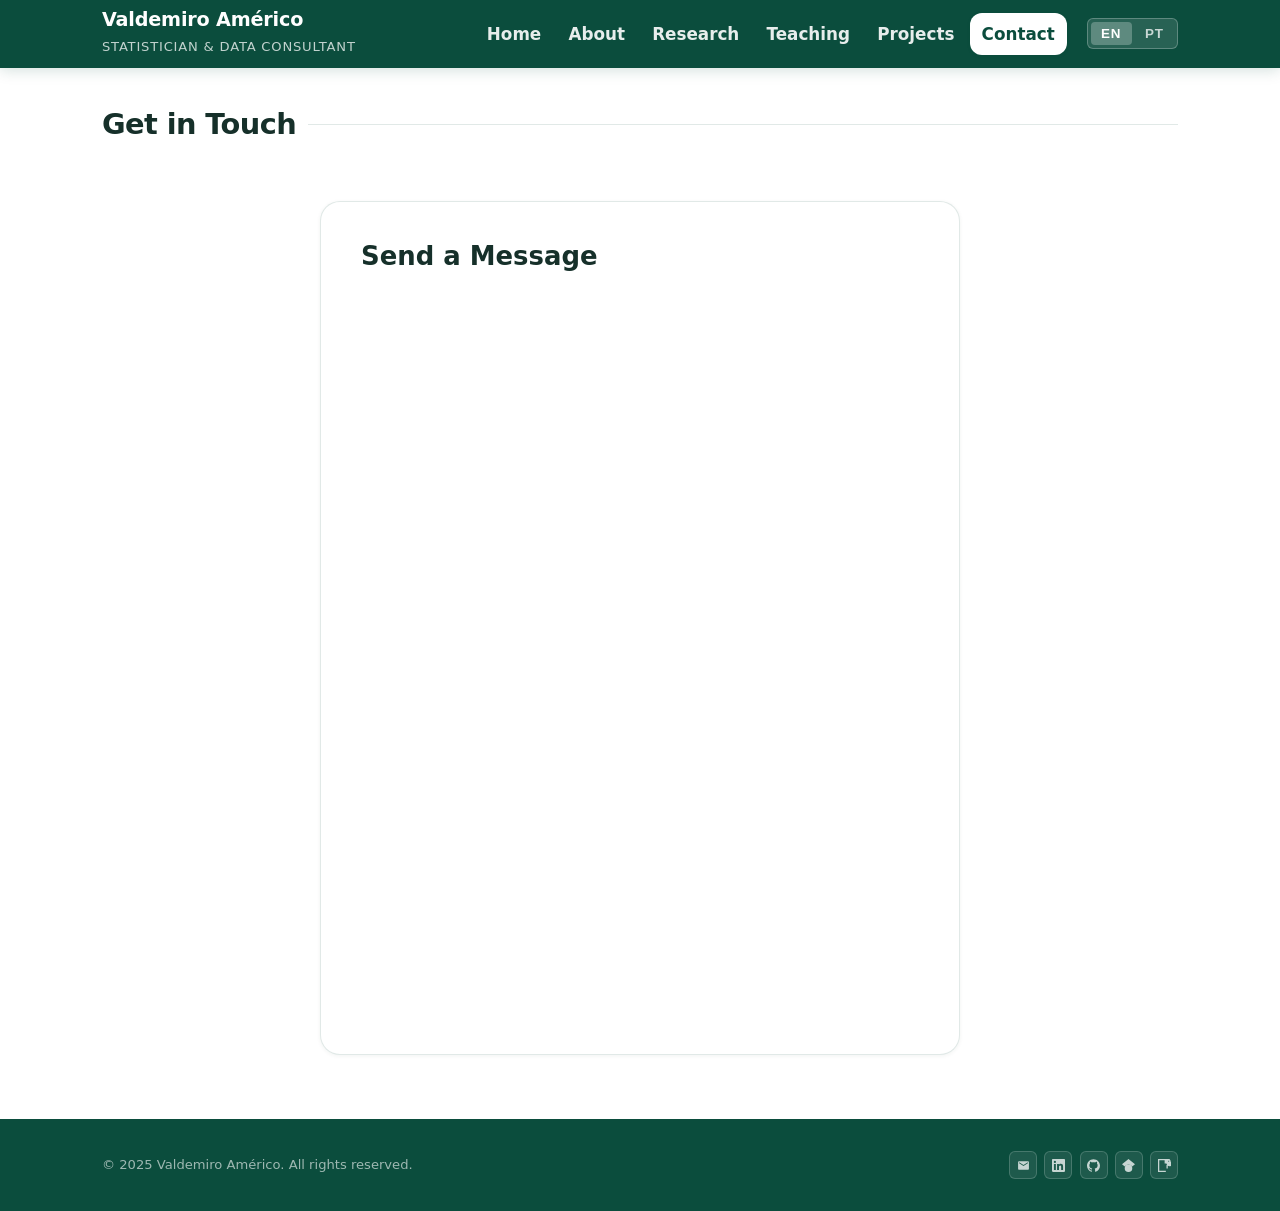
<file: contact.html>
<!DOCTYPE html>
<html lang="en">
<head>
  <meta charset="UTF-8">
  <meta name="viewport" content="width=device-width, initial-scale=1.0">
  <title>Contact | Valdemiro Américo</title>
  <link rel="stylesheet" href="style.css">
</head>
<body data-page="contact">
<header>
  <nav>
    <div class="nav-brand">
      <h1>Valdemiro Américo</h1>
      <p class="lang-en">Statistician &amp; Data Consultant</p>
      <p class="lang-pt">Estatístico &amp; Consultor de Dados</p>
    </div>
    <div class="nav-right">
      <ul>
        <li><a href="/" data-page="index"><span class="lang-en">Home</span><span class="lang-pt">Início</span></a></li>
        <li><a href="about.html" data-page="about"><span class="lang-en">About</span><span class="lang-pt">Sobre</span></a></li>
        <li><a href="research.html" data-page="research"><span class="lang-en">Research</span><span class="lang-pt">Pesquisa</span></a></li>
        <li><a href="teaching.html" data-page="teaching"><span class="lang-en">Teaching</span><span class="lang-pt">Ensino</span></a></li>
        <li><a href="projects.html" data-page="projects"><span class="lang-en">Projects</span><span class="lang-pt">Projectos</span></a></li>
        <li><a href="contact.html" data-page="contact"><span class="lang-en">Contact</span><span class="lang-pt">Contacto</span></a></li>
      </ul>
      <div class="language-switcher">
        <button onclick="setLanguage('en')" id="btn-en">EN</button>
        <button onclick="setLanguage('pt')" id="btn-pt">PT</button>
      </div>
    </div>
  </nav>
</header>

<main>

  <div class="page-banner">
    <p class="eyebrow lang-en">Contact</p>
    <p class="eyebrow lang-pt">Contato</p>
    <h2 class="lang-en">Get in Touch</h2>
    <h2 class="lang-pt">Entre em Contato</h2>
  </div>

  
<div class="card" style="max-width: 640px; margin: 2.5rem auto 0;">
    <h2 class="lang-en">Send a Message</h2>
    <h2 class="lang-pt">Enviar Mensagem</h2>
    <div style="margin-top: 1.5rem; border-radius: var(--radius-md); overflow: hidden;">
      <iframe src="https://docs.google.com/forms/d/e/1FAIpQLSfTDUK2wiDPff9qVqosqgJJvQCSK2IEpY6b7rnq_AUvt1gWHw/viewform?embedded=true"
              width="100%" height="720" frameborder="0" marginheight="0" marginwidth="0"
              style="display:block;">Loading…</iframe>
    </div>
  </div>
</main>

<script>
  function setLanguage(lang) {
    document.body.setAttribute('data-lang', lang);
    localStorage.setItem('preferredLanguage', lang);
    document.getElementById('btn-en').classList.toggle('active', lang === 'en');
    document.getElementById('btn-pt').classList.toggle('active', lang === 'pt');
  }
  window.addEventListener('DOMContentLoaded', function () {
    const savedLang = localStorage.getItem('preferredLanguage') || 'en';
    setLanguage(savedLang);
    document.querySelectorAll('nav a[data-page="contact"]').forEach(a => a.classList.add('active-page'));
  });
</script>
<footer>
  <div class="footer-inner">
    <div>
      <div class="footer-copy lang-en">&copy; 2025 Valdemiro Américo. All rights reserved.</div>
      <div class="footer-copy lang-pt">&copy; 2025 Valdemiro Américo. Todos os direitos reservados.</div>
    </div>
    <div class="footer-socials">
      <!-- Email -->
      <a class="footer-social-link" href="mailto:valdemiroeusebio2@gmail.com" title="Email">
        <svg viewBox="0 0 24 24" xmlns="http://www.w3.org/2000/svg"><path d="M20 4H4c-1.1 0-2 .9-2 2v12c0 1.1.9 2 2 2h16c1.1 0 2-.9 2-2V6c0-1.1-.9-2-2-2zm0 4-8 5-8-5V6l8 5 8-5v2z"/></svg>
      </a>
      <!-- LinkedIn -->
      <a class="footer-social-link" href="https://www.linkedin.com/in/valdemiroamerico/" target="_blank" rel="noopener" title="LinkedIn">
        <svg viewBox="0 0 24 24" xmlns="http://www.w3.org/2000/svg"><path d="M20.447 20.452h-3.554v-5.569c0-1.328-.027-3.037-1.852-3.037-1.853 0-2.136 1.445-2.136 2.939v5.667H9.351V9h3.414v1.561h.046c.477-.9 1.637-1.85 3.37-1.85 3.601 0 4.267 2.37 4.267 5.455v6.286zM5.337 7.433a2.062 2.062 0 0 1-2.063-2.065 2.064 2.064 0 1 1 2.063 2.065zm1.782 13.019H3.555V9h3.564v11.452zM22.225 0H1.771C.792 0 0 .774 0 1.729v20.542C0 23.227.792 24 1.771 24h20.451C23.2 24 24 23.227 24 22.271V1.729C24 .774 23.2 0 22.222 0h.003z"/></svg>
      </a>
      <!-- GitHub -->
      <a class="footer-social-link" href="https://github.com/ValdemiroAmerico" target="_blank" rel="noopener" title="GitHub">
        <svg viewBox="0 0 24 24" xmlns="http://www.w3.org/2000/svg"><path d="M12 .297c-6.63 0-12 5.373-12 12 0 5.303 3.438 9.8 8.205 11.385.6.113.82-.258.82-.577 0-.285-.01-1.04-.015-2.04-3.338.724-4.042-1.61-4.042-1.61C4.422 18.07 3.633 17.7 3.633 17.7c-1.087-.744.084-.729.084-.729 1.205.084 1.838 1.236 1.838 1.236 1.07 1.835 2.809 1.305 3.495.998.108-.776.417-1.305.76-1.605-2.665-.3-5.466-1.332-5.466-5.93 0-1.31.465-2.38 1.235-3.22-.135-.303-.54-1.523.105-3.176 0 0 1.005-.322 3.3 1.23.96-.267 1.98-.399 3-.405 1.02.006 2.04.138 3 .405 2.28-1.552 3.285-1.23 3.285-1.23.645 1.653.24 2.873.12 3.176.765.84 1.23 1.91 1.23 3.22 0 4.61-2.805 5.625-5.475 5.92.42.36.81 1.096.81 2.22 0 1.606-.015 2.896-.015 3.286 0 .315.21.69.825.57C20.565 22.092 24 17.592 24 12.297c0-6.627-5.373-12-12-12"/></svg>
      </a>
      <!-- Google Scholar -->
      <a class="footer-social-link" href="https://scholar.google.com/citations?user=valdemiro-americo" target="_blank" rel="noopener" title="Google Scholar">
        <svg viewBox="0 0 24 24" xmlns="http://www.w3.org/2000/svg"><path d="M5.242 13.769 0 9.5 12 0l12 9.5-5.242 4.269C17.548 11.249 14.978 9.5 12 9.5c-2.977 0-5.548 1.748-6.758 4.269zM12 10a7 7 0 1 0 0 14 7 7 0 0 0 0-14z"/></svg>
      </a>
      <!-- ResearchGate -->
      <a class="footer-social-link" href="https://www.researchgate.net/profile/Valdemiro-Americo" target="_blank" rel="noopener" title="ResearchGate">
        <svg viewBox="0 0 24 24" xmlns="http://www.w3.org/2000/svg"><path d="M19.586 0c-.818 0-1.508.19-2.073.565-.563.377-.97.936-1.213 1.68a12.193 12.193 0 0 0-.368 3.12 21.27 21.27 0 0 0 .183 2.923c.26 1.58.822 2.854 1.687 3.816.863.963 2.065 1.445 3.605 1.445.857 0 1.63-.2 2.318-.598a4.318 4.318 0 0 0 1.6-1.64 4.91 4.91 0 0 0 .586-2.39 4.91 4.91 0 0 0-.586-2.392 4.318 4.318 0 0 0-1.6-1.64C23.06 4.504 22.286 4.305 21.43 4.305c-.64 0-1.224.13-1.75.388a3.545 3.545 0 0 0-1.274 1.073c.07-.786.236-1.407.5-1.864.26-.455.618-.683 1.073-.683.34 0 .612.096.818.29.204.192.356.476.455.852l2.226-.3c-.173-.844-.53-1.508-1.07-1.99C21.87.26 21.128.002 20.235 0zm-3.905 10.79v6.58h2.38v-6.58zm1.19-3.946a1.343 1.343 0 1 0 0 2.686 1.343 1.343 0 0 0 0-2.686zM0 0v24h14.47v-2.344H2.344V2.344h9.87V8.47h6.126V0z"/></svg>
      </a>
    </div>
  </div>
</footer>

</body>
</html>
</file>
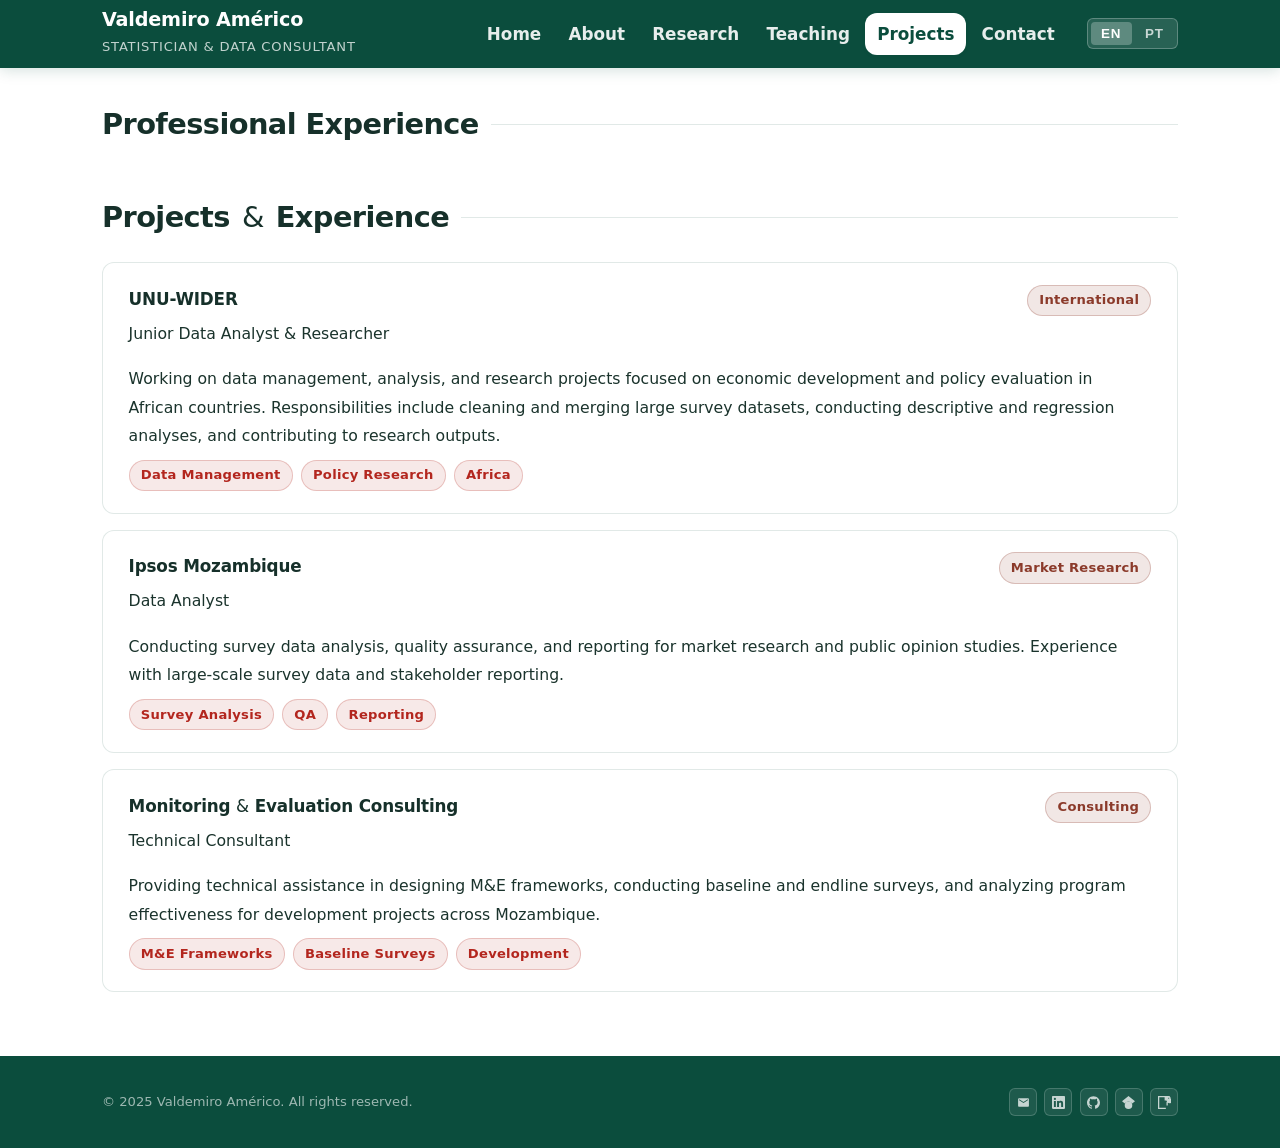
<file: projects.html>
<!DOCTYPE html>
<html lang="en">
<head>
  <meta charset="UTF-8">
  <meta name="viewport" content="width=device-width, initial-scale=1.0">
  <title>Projects | Valdemiro Américo</title>
  <link rel="stylesheet" href="style.css">
</head>
<body data-page="projects">
<header>
  <nav>
    <div class="nav-brand">
      <h1>Valdemiro Américo</h1>
      <p class="lang-en">Statistician &amp; Data Consultant</p>
      <p class="lang-pt">Estatístico &amp; Consultor de Dados</p>
    </div>
    <div class="nav-right">
      <ul>
        <li><a href="/" data-page="index"><span class="lang-en">Home</span><span class="lang-pt">Início</span></a></li>
        <li><a href="about.html" data-page="about"><span class="lang-en">About</span><span class="lang-pt">Sobre</span></a></li>
        <li><a href="research.html" data-page="research"><span class="lang-en">Research</span><span class="lang-pt">Pesquisa</span></a></li>
        <li><a href="teaching.html" data-page="teaching"><span class="lang-en">Teaching</span><span class="lang-pt">Ensino</span></a></li>
        <li><a href="projects.html" data-page="projects"><span class="lang-en">Projects</span><span class="lang-pt">Projectos</span></a></li>
        <li><a href="contact.html" data-page="contact"><span class="lang-en">Contact</span><span class="lang-pt">Contacto</span></a></li>
      </ul>
      <div class="language-switcher">
        <button onclick="setLanguage('en')" id="btn-en">EN</button>
        <button onclick="setLanguage('pt')" id="btn-pt">PT</button>
      </div>
    </div>
  </nav>
</header>

<main>

  <div class="page-banner">
    <p class="eyebrow lang-en">Projects</p>
    <p class="eyebrow lang-pt">Projectos</p>
    <h2 class="lang-en">Professional Experience</h2>
    <h2 class="lang-pt">Experiência Profissional</h2>
  </div>

  <!-- English -->
  <div class="lang-en">
    <section>
      <h2>Projects <span class="amp">&amp;</span> Experience</h2>
      <div class="item-list">

        <div class="item-card">
          <div class="item-header">
            <div>
              <h3>UNU-WIDER</h3>
              <p class="item-role">Junior Data Analyst &amp; Researcher</p>
            </div>
            <span class="tag accent">International</span>
          </div>
          <p>Working on data management, analysis, and research projects focused on economic development and policy evaluation in African countries. Responsibilities include cleaning and merging large survey datasets, conducting descriptive and regression analyses, and contributing to research outputs.</p>
          <div class="meta">
            <span class="tag">Data Management</span>
            <span class="tag">Policy Research</span>
            <span class="tag">Africa</span>
          </div>
        </div>

        <div class="item-card">
          <div class="item-header">
            <div>
              <h3>Ipsos Mozambique</h3>
              <p class="item-role">Data Analyst</p>
            </div>
            <span class="tag accent">Market Research</span>
          </div>
          <p>Conducting survey data analysis, quality assurance, and reporting for market research and public opinion studies. Experience with large-scale survey data and stakeholder reporting.</p>
          <div class="meta">
            <span class="tag">Survey Analysis</span>
            <span class="tag">QA</span>
            <span class="tag">Reporting</span>
          </div>
        </div>

        <div class="item-card">
          <div class="item-header">
            <div>
              <h3>Monitoring <span class="amp">&amp;</span> Evaluation Consulting</h3>
              <p class="item-role">Technical Consultant</p>
            </div>
            <span class="tag accent">Consulting</span>
          </div>
          <p>Providing technical assistance in designing M&amp;E frameworks, conducting baseline and endline surveys, and analyzing program effectiveness for development projects across Mozambique.</p>
          <div class="meta">
            <span class="tag">M&amp;E Frameworks</span>
            <span class="tag">Baseline Surveys</span>
            <span class="tag">Development</span>
          </div>
        </div>

      </div>
    </section>
  </div>

  <!-- Portuguese -->
  <div class="lang-pt">
    <section>
      <h2>Projetos e Experiência</h2>
      <div class="item-list">

        <div class="item-card">
          <div class="item-header">
            <div>
              <h3>UNU-WIDER</h3>
              <p class="item-role">Analista de Dados Júnior e Investigador</p>
            </div>
            <span class="tag accent">Internacional</span>
          </div>
          <p>Trabalhando em projetos de gestão de dados, análise e pesquisa focados no desenvolvimento económico e avaliação de políticas em países africanos. Responsabilidades incluem limpeza e fusão de grandes conjuntos de dados de inquéritos e contribuição para publicações de pesquisa.</p>
          <div class="meta">
            <span class="tag">Gestão de Dados</span>
            <span class="tag">Pesquisa de Políticas</span>
            <span class="tag">África</span>
          </div>
        </div>

        <div class="item-card">
          <div class="item-header">
            <div>
              <h3>Ipsos Moçambique</h3>
              <p class="item-role">Analista de Dados</p>
            </div>
            <span class="tag accent">Pesquisa de Mercado</span>
          </div>
          <p>Conduzindo análise de dados de inquéritos, garantia de qualidade e elaboração de relatórios para estudos de pesquisa de mercado e opinião pública em larga escala.</p>
          <div class="meta">
            <span class="tag">Análise de Inquéritos</span>
            <span class="tag">Controlo de Qualidade</span>
            <span class="tag">Relatórios</span>
          </div>
        </div>

        <div class="item-card">
          <div class="item-header">
            <div>
              <h3>Consultoria em Monitoria e Avaliação</h3>
              <p class="item-role">Consultor Técnico</p>
            </div>
            <span class="tag accent">Consultoria</span>
          </div>
          <p>Fornecendo assistência técnica na conceção de quadros de M&amp;A, condução de inquéritos de linha de base e final, e análise da eficácia de programas de desenvolvimento em Moçambique.</p>
          <div class="meta">
            <span class="tag">Quadros M&amp;A</span>
            <span class="tag">Inquéritos de Linha de Base</span>
            <span class="tag">Desenvolvimento</span>
          </div>
        </div>

      </div>
    </section>
  </div>

</main>

<script>
  function setLanguage(lang) {
    document.body.setAttribute('data-lang', lang);
    localStorage.setItem('preferredLanguage', lang);
    document.getElementById('btn-en').classList.toggle('active', lang === 'en');
    document.getElementById('btn-pt').classList.toggle('active', lang === 'pt');
  }
  window.addEventListener('DOMContentLoaded', function () {
    const savedLang = localStorage.getItem('preferredLanguage') || 'en';
    setLanguage(savedLang);
    document.querySelectorAll('nav a[data-page="projects"]').forEach(a => a.classList.add('active-page'));
  });
</script>
<footer>
  <div class="footer-inner">
    <div>
      <div class="footer-copy lang-en">&copy; 2025 Valdemiro Américo. All rights reserved.</div>
      <div class="footer-copy lang-pt">&copy; 2025 Valdemiro Américo. Todos os direitos reservados.</div>
    </div>
    <div class="footer-socials">
      <!-- Email -->
      <a class="footer-social-link" href="mailto:valdemiroeusebio2@gmail.com" title="Email">
        <svg viewBox="0 0 24 24" xmlns="http://www.w3.org/2000/svg"><path d="M20 4H4c-1.1 0-2 .9-2 2v12c0 1.1.9 2 2 2h16c1.1 0 2-.9 2-2V6c0-1.1-.9-2-2-2zm0 4-8 5-8-5V6l8 5 8-5v2z"/></svg>
      </a>
      <!-- LinkedIn -->
      <a class="footer-social-link" href="https://www.linkedin.com/in/valdemiroamerico/" target="_blank" rel="noopener" title="LinkedIn">
        <svg viewBox="0 0 24 24" xmlns="http://www.w3.org/2000/svg"><path d="M20.447 20.452h-3.554v-5.569c0-1.328-.027-3.037-1.852-3.037-1.853 0-2.136 1.445-2.136 2.939v5.667H9.351V9h3.414v1.561h.046c.477-.9 1.637-1.85 3.37-1.85 3.601 0 4.267 2.37 4.267 5.455v6.286zM5.337 7.433a2.062 2.062 0 0 1-2.063-2.065 2.064 2.064 0 1 1 2.063 2.065zm1.782 13.019H3.555V9h3.564v11.452zM22.225 0H1.771C.792 0 0 .774 0 1.729v20.542C0 23.227.792 24 1.771 24h20.451C23.2 24 24 23.227 24 22.271V1.729C24 .774 23.2 0 22.222 0h.003z"/></svg>
      </a>
      <!-- GitHub -->
      <a class="footer-social-link" href="https://github.com/ValdemiroAmerico" target="_blank" rel="noopener" title="GitHub">
        <svg viewBox="0 0 24 24" xmlns="http://www.w3.org/2000/svg"><path d="M12 .297c-6.63 0-12 5.373-12 12 0 5.303 3.438 9.8 8.205 11.385.6.113.82-.258.82-.577 0-.285-.01-1.04-.015-2.04-3.338.724-4.042-1.61-4.042-1.61C4.422 18.07 3.633 17.7 3.633 17.7c-1.087-.744.084-.729.084-.729 1.205.084 1.838 1.236 1.838 1.236 1.07 1.835 2.809 1.305 3.495.998.108-.776.417-1.305.76-1.605-2.665-.3-5.466-1.332-5.466-5.93 0-1.31.465-2.38 1.235-3.22-.135-.303-.54-1.523.105-3.176 0 0 1.005-.322 3.3 1.23.96-.267 1.98-.399 3-.405 1.02.006 2.04.138 3 .405 2.28-1.552 3.285-1.23 3.285-1.23.645 1.653.24 2.873.12 3.176.765.84 1.23 1.91 1.23 3.22 0 4.61-2.805 5.625-5.475 5.92.42.36.81 1.096.81 2.22 0 1.606-.015 2.896-.015 3.286 0 .315.21.69.825.57C20.565 22.092 24 17.592 24 12.297c0-6.627-5.373-12-12-12"/></svg>
      </a>
      <!-- Google Scholar -->
      <a class="footer-social-link" href="https://scholar.google.com/citations?user=valdemiroamerico" target="_blank" rel="noopener" title="Google Scholar">
        <svg viewBox="0 0 24 24" xmlns="http://www.w3.org/2000/svg"><path d="M5.242 13.769 0 9.5 12 0l12 9.5-5.242 4.269C17.548 11.249 14.978 9.5 12 9.5c-2.977 0-5.548 1.748-6.758 4.269zM12 10a7 7 0 1 0 0 14 7 7 0 0 0 0-14z"/></svg>
      </a>
      <!-- ResearchGate -->
      <a class="footer-social-link" href="https://www.researchgate.net/profile/Valdemiro-Americo" target="_blank" rel="noopener" title="ResearchGate">
        <svg viewBox="0 0 24 24" xmlns="http://www.w3.org/2000/svg"><path d="M19.586 0c-.818 0-1.508.19-2.073.565-.563.377-.97.936-1.213 1.68a12.193 12.193 0 0 0-.368 3.12 21.27 21.27 0 0 0 .183 2.923c.26 1.58.822 2.854 1.687 3.816.863.963 2.065 1.445 3.605 1.445.857 0 1.63-.2 2.318-.598a4.318 4.318 0 0 0 1.6-1.64 4.91 4.91 0 0 0 .586-2.39 4.91 4.91 0 0 0-.586-2.392 4.318 4.318 0 0 0-1.6-1.64C23.06 4.504 22.286 4.305 21.43 4.305c-.64 0-1.224.13-1.75.388a3.545 3.545 0 0 0-1.274 1.073c.07-.786.236-1.407.5-1.864.26-.455.618-.683 1.073-.683.34 0 .612.096.818.29.204.192.356.476.455.852l2.226-.3c-.173-.844-.53-1.508-1.07-1.99C21.87.26 21.128.002 20.235 0zm-3.905 10.79v6.58h2.38v-6.58zm1.19-3.946a1.343 1.343 0 1 0 0 2.686 1.343 1.343 0 0 0 0-2.686zM0 0v24h14.47v-2.344H2.344V2.344h9.87V8.47h6.126V0z"/></svg>
      </a>
    </div>
  </div>
</footer>

</body>
</html>
</file>
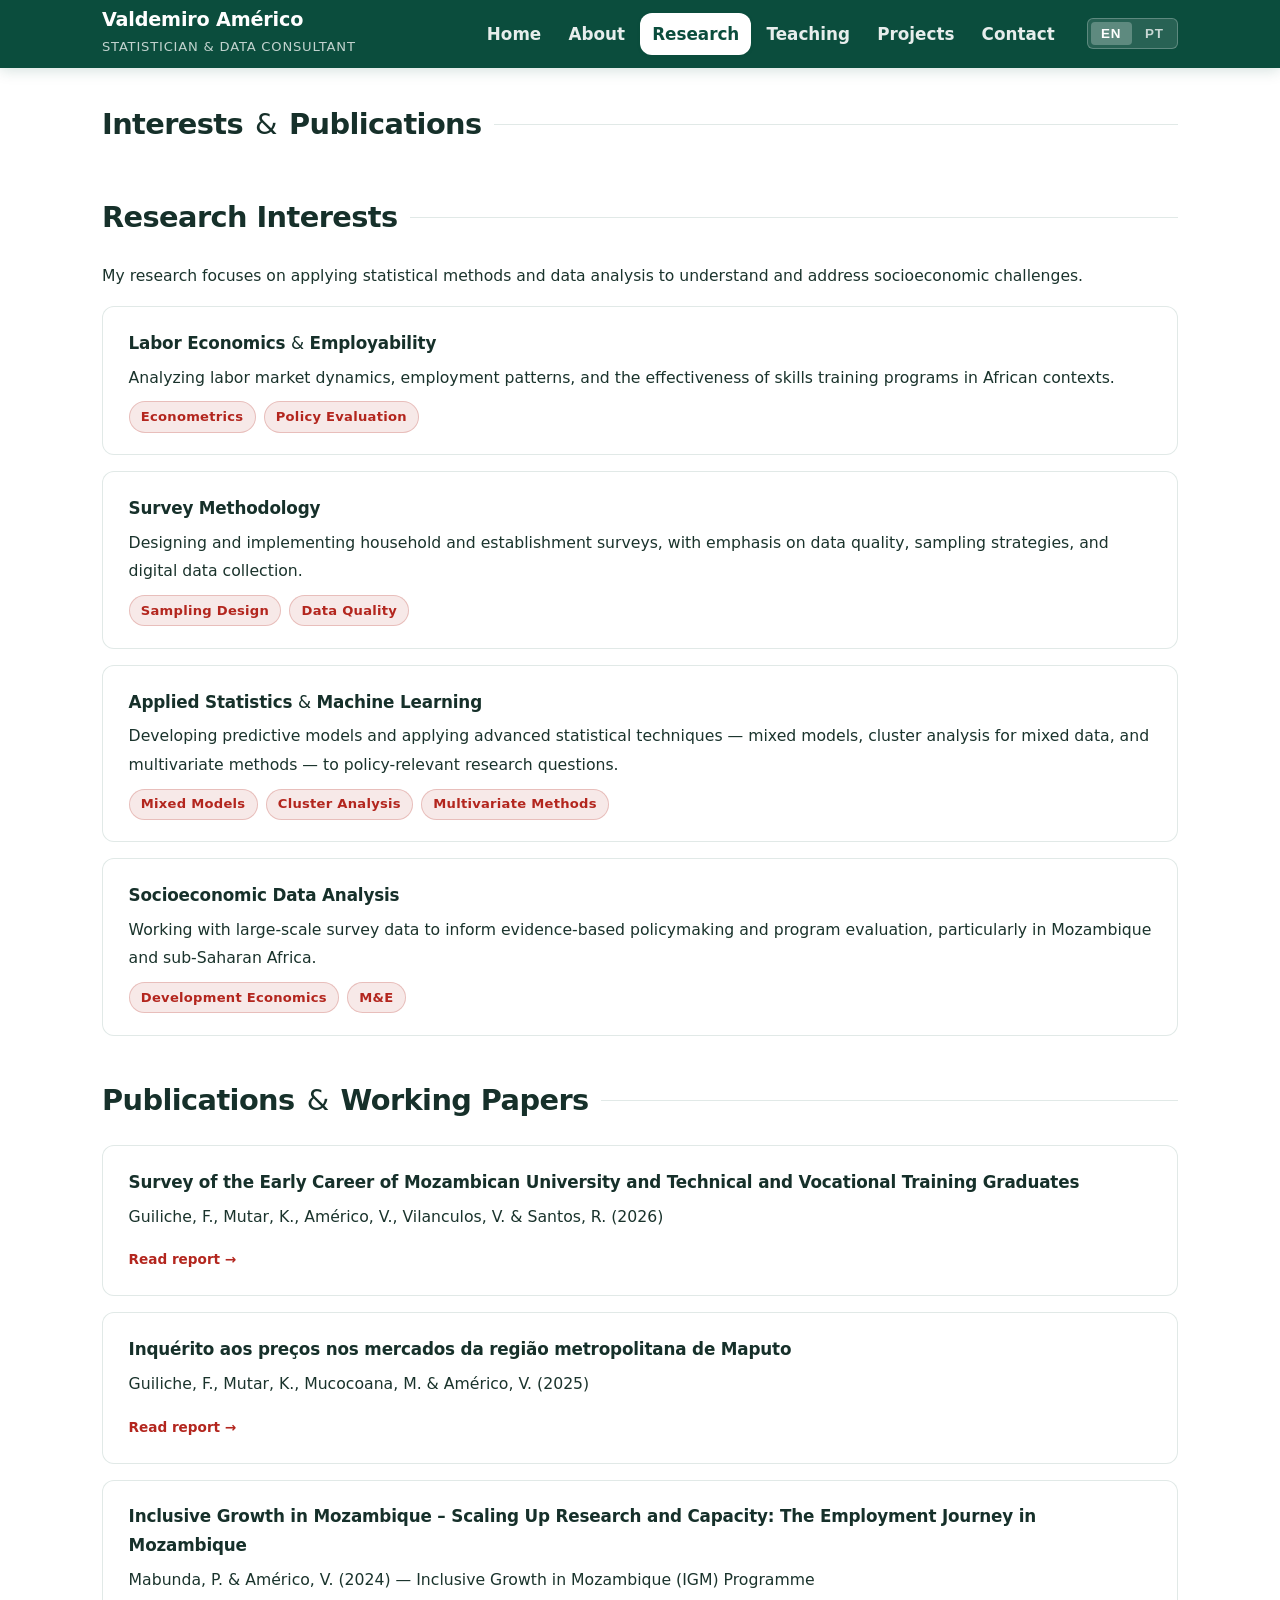
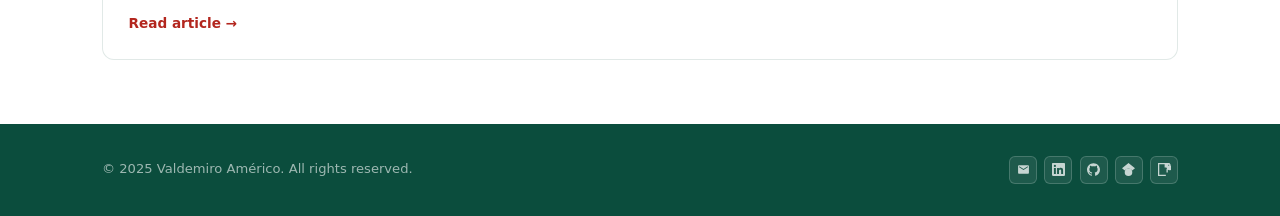
<file: research.html>
<!DOCTYPE html>
<html lang="en">
<head>
  <meta charset="UTF-8">
  <meta name="viewport" content="width=device-width, initial-scale=1.0">
  <title>Research | Valdemiro Américo</title>
  <link rel="stylesheet" href="style.css">
</head>
<body data-page="research">
<header>
  <nav>
    <div class="nav-brand">
      <h1>Valdemiro Américo</h1>
      <p class="lang-en">Statistician &amp; Data Consultant</p>
      <p class="lang-pt">Estatístico &amp; Consultor de Dados</p>
    </div>
    <div class="nav-right">
      <ul>
        <li><a href="/" data-page="index"><span class="lang-en">Home</span><span class="lang-pt">Início</span></a></li>
        <li><a href="about.html" data-page="about"><span class="lang-en">About</span><span class="lang-pt">Sobre</span></a></li>
        <li><a href="research.html" data-page="research"><span class="lang-en">Research</span><span class="lang-pt">Pesquisa</span></a></li>
        <li><a href="teaching.html" data-page="teaching"><span class="lang-en">Teaching</span><span class="lang-pt">Ensino</span></a></li>
        <li><a href="projects.html" data-page="projects"><span class="lang-en">Projects</span><span class="lang-pt">Projetos</span></a></li>
        <li><a href="contact.html" data-page="contact"><span class="lang-en">Contact</span><span class="lang-pt">Contato</span></a></li>
      </ul>
      <div class="language-switcher">
        <button onclick="setLanguage('en')" id="btn-en">EN</button>
        <button onclick="setLanguage('pt')" id="btn-pt">PT</button>
      </div>
    </div>
  </nav>
</header>

<main>

  <div class="page-banner">
    <p class="eyebrow lang-en">Research</p>
    <p class="eyebrow lang-pt">Pesquisa</p>
<h2 class="lang-en">Interests <span class="amp">&amp;</span> Publications</h2>
<h2 class="lang-pt">Interesses <span class="amp">&amp;</span> Publicações</h2>
  </div>

  <!-- English -->
  <div class="lang-en">
    <section>
      <h2>Research Interests</h2>
      <p>My research focuses on applying statistical methods and data analysis to understand and address socioeconomic challenges.</p>
      <div class="item-list">
        <div class="item-card">
          <h3>Labor Economics <span class="amp">&amp;</span> Employability</h3>
          <p>Analyzing labor market dynamics, employment patterns, and the effectiveness of skills training programs in African contexts.</p>
          <div class="meta">
            <span class="tag">Econometrics</span>
            <span class="tag">Policy Evaluation</span>
          </div>
        </div>
        <div class="item-card">
          <h3>Survey Methodology</h3>
          <p>Designing and implementing household and establishment surveys, with emphasis on data quality, sampling strategies, and digital data collection.</p>
          <div class="meta">
            <span class="tag">Sampling Design</span>
            <span class="tag">Data Quality</span>
          </div>
        </div>
        <div class="item-card">
          <h3>Applied Statistics <span class="amp">&amp;</span> Machine Learning</h3>
          <p>Developing predictive models and applying advanced statistical techniques — mixed models, cluster analysis for mixed data, and multivariate methods — to policy-relevant research questions.</p>
          <div class="meta">
            <span class="tag">Mixed Models</span>
            <span class="tag">Cluster Analysis</span>
            <span class="tag">Multivariate Methods</span>
          </div>
        </div>
        <div class="item-card">
          <h3>Socioeconomic Data Analysis</h3>
          <p>Working with large-scale survey data to inform evidence-based policymaking and program evaluation, particularly in Mozambique and sub-Saharan Africa.</p>
          <div class="meta">
            <span class="tag">Development Economics</span>
            <span class="tag">M&amp;E</span>
          </div>
        </div>
      </div>
    </section>

<section style="margin-top: 2.5rem;">
  <h2>Publications <span class="amp">&amp;</span> Working Papers</h2>
  <div class="item-list">

    <div class="item-card">
      <h3>Survey of the Early Career of Mozambican University and Technical and Vocational Training Graduates</h3>
      <p class="item-role">Guiliche, F., Mutar, K., Américo, V., Vilanculos, V. &amp; Santos, R. (2026)</p>
      <a href="https://igmozambique.wider.unu.edu/report/survey-early-career-mozambican-university-and-technical-and-vocational-training-graduates" target="_blank" rel="noopener" class="pub-link">Read report →</a>
    </div>

    <div class="item-card">
      <h3>Inquérito aos preços nos mercados da região metropolitana de Maputo</h3>
      <p class="item-role">Guiliche, F., Mutar, K., Mucocoana, M. &amp; Américo, V. (2025)</p>
      <a href="https://igmozambique.wider.unu.edu/report/market-price-survey-greater-maputo" target="_blank" rel="noopener" class="pub-link">Read report →</a>
    </div>

    <div class="item-card">
      <h3>Inclusive Growth in Mozambique – Scaling Up Research and Capacity: The Employment Journey in Mozambique</h3>
      <p class="item-role">Mabunda, P. &amp; Américo, V. (2024) — Inclusive Growth in Mozambique (IGM) Programme</p>
      <a href="https://igmozambique.wider.unu.edu/opinion/employment-journey-mozambique" target="_blank" rel="noopener" class="pub-link">Read article →</a>
    </div>

  </div>
</section>
  </div>

  <!-- Portuguese -->
  <div class="lang-pt">
    <section>
      <h2>Interesses de Pesquisa</h2>
      <p>Minha pesquisa se concentra na aplicação de métodos estatísticos e análise de dados para compreender desafios socioeconómicos.</p>
      <div class="item-list">
        <div class="item-card">
          <h3>Economia do Trabalho e Empregabilidade</h3>
          <p>Análise da dinâmica do mercado de trabalho, padrões de emprego e eficácia de programas de formação profissional em contextos africanos.</p>
          <div class="meta">
            <span class="tag">Econometria</span>
            <span class="tag">Avaliação de Políticas</span>
          </div>
        </div>
        <div class="item-card">
          <h3>Metodologia de Inquéritos</h3>
          <p>Conceção e implementação de inquéritos domiciliares e empresariais, com ênfase na qualidade dos dados, estratégias de amostragem e coleta digital.</p>
          <div class="meta">
            <span class="tag">Delineamento Amostral</span>
            <span class="tag">Qualidade de Dados</span>
          </div>
        </div>
        <div class="item-card">
          <h3>Estatística Aplicada e Aprendizado de Máquina</h3>
          <p>Desenvolvimento de modelos preditivos e aplicação de técnicas avançadas — modelos mistos, análise de cluster e métodos multivariados — a questões de pesquisa relevantes para políticas públicas.</p>
          <div class="meta">
            <span class="tag">Modelos Mistos</span>
            <span class="tag">Análise de Cluster</span>
            <span class="tag">Métodos Multivariados</span>
          </div>
        </div>
        <div class="item-card">
          <h3>Análise de Dados Socioeconómicos</h3>
          <p>Trabalho com dados de inquéritos em grande escala para informar políticas baseadas em evidências e avaliação de programas, especialmente em Moçambique e África subsaariana.</p>
          <div class="meta">
            <span class="tag">Economia do Desenvolvimento</span>
            <span class="tag">M&amp;A</span>
          </div>
        </div>
      </div>
    </section>

<section style="margin-top: 2.5rem;">
  <h2>Publicações e Artigos em Desenvolvimento</h2>
  <div class="item-list">

    <div class="item-card">
      <h3>Survey of the Early Career of Mozambican University and Technical and Vocational Training Graduates</h3>
      <p class="item-role">Guiliche, F., Mutar, K., Américo, V., Vilanculos, V. &amp; Santos, R. (2026)</p>
      <a href="https://igmozambique.wider.unu.edu/report/survey-early-career-mozambican-university-and-technical-and-vocational-training-graduates" target="_blank" rel="noopener" class="pub-link">Ver relatório →</a>
    </div>

    <div class="item-card">
      <h3>Inquérito aos preços nos mercados da região metropolitana de Maputo</h3>
      <p class="item-role">Guiliche, F., Mutar, K., Mucocoana, M. &amp; Américo, V. (2025)</p>
      <a href="https://igmozambique.wider.unu.edu/report/market-price-survey-greater-maputo" target="_blank" rel="noopener" class="pub-link">Ver relatório →</a>
    </div>

    <div class="item-card">
      <h3>Inclusive Growth in Mozambique – Scaling Up Research and Capacity: The Employment Journey in Mozambique</h3>
      <p class="item-role">Mabunda, P. &amp; Américo, V. (2024) — Programa Inclusive Growth in Mozambique (IGM)</p>
      <a href="https://igmozambique.wider.unu.edu/opinion/employment-journey-mozambique" target="_blank" rel="noopener" class="pub-link">Ver artigo →</a>
    </div>

  </div>
</section>
  </div>

</main>

<script>
  function setLanguage(lang) {
    document.body.setAttribute('data-lang', lang);
    localStorage.setItem('preferredLanguage', lang);
    document.getElementById('btn-en').classList.toggle('active', lang === 'en');
    document.getElementById('btn-pt').classList.toggle('active', lang === 'pt');
  }
  window.addEventListener('DOMContentLoaded', function () {
    const savedLang = localStorage.getItem('preferredLanguage') || 'en';
    setLanguage(savedLang);
    document.querySelectorAll('nav a[data-page="research"]').forEach(a => a.classList.add('active-page'));
  });
</script>
<footer>
  <div class="footer-inner">
    <div>
      <div class="footer-copy lang-en">&copy; 2025 Valdemiro Américo. All rights reserved.</div>
      <div class="footer-copy lang-pt">&copy; 2025 Valdemiro Américo. Todos os direitos reservados.</div>
    </div>
    <div class="footer-socials">
      <!-- Email -->
      <a class="footer-social-link" href="mailto:valdemiroeusebio2@gmail.com" title="Email">
        <svg viewBox="0 0 24 24" xmlns="http://www.w3.org/2000/svg"><path d="M20 4H4c-1.1 0-2 .9-2 2v12c0 1.1.9 2 2 2h16c1.1 0 2-.9 2-2V6c0-1.1-.9-2-2-2zm0 4-8 5-8-5V6l8 5 8-5v2z"/></svg>
      </a>
      <!-- LinkedIn -->
      <a class="footer-social-link" href="https://www.linkedin.com/in/valdemiroamerico/" target="_blank" rel="noopener" title="LinkedIn">
        <svg viewBox="0 0 24 24" xmlns="http://www.w3.org/2000/svg"><path d="M20.447 20.452h-3.554v-5.569c0-1.328-.027-3.037-1.852-3.037-1.853 0-2.136 1.445-2.136 2.939v5.667H9.351V9h3.414v1.561h.046c.477-.9 1.637-1.85 3.37-1.85 3.601 0 4.267 2.37 4.267 5.455v6.286zM5.337 7.433a2.062 2.062 0 0 1-2.063-2.065 2.064 2.064 0 1 1 2.063 2.065zm1.782 13.019H3.555V9h3.564v11.452zM22.225 0H1.771C.792 0 0 .774 0 1.729v20.542C0 23.227.792 24 1.771 24h20.451C23.2 24 24 23.227 24 22.271V1.729C24 .774 23.2 0 22.222 0h.003z"/></svg>
      </a>
      <!-- GitHub -->
      <a class="footer-social-link" href="https://github.com/ValdemiroAmerico" target="_blank" rel="noopener" title="GitHub">
        <svg viewBox="0 0 24 24" xmlns="http://www.w3.org/2000/svg"><path d="M12 .297c-6.63 0-12 5.373-12 12 0 5.303 3.438 9.8 8.205 11.385.6.113.82-.258.82-.577 0-.285-.01-1.04-.015-2.04-3.338.724-4.042-1.61-4.042-1.61C4.422 18.07 3.633 17.7 3.633 17.7c-1.087-.744.084-.729.084-.729 1.205.084 1.838 1.236 1.838 1.236 1.07 1.835 2.809 1.305 3.495.998.108-.776.417-1.305.76-1.605-2.665-.3-5.466-1.332-5.466-5.93 0-1.31.465-2.38 1.235-3.22-.135-.303-.54-1.523.105-3.176 0 0 1.005-.322 3.3 1.23.96-.267 1.98-.399 3-.405 1.02.006 2.04.138 3 .405 2.28-1.552 3.285-1.23 3.285-1.23.645 1.653.24 2.873.12 3.176.765.84 1.23 1.91 1.23 3.22 0 4.61-2.805 5.625-5.475 5.92.42.36.81 1.096.81 2.22 0 1.606-.015 2.896-.015 3.286 0 .315.21.69.825.57C20.565 22.092 24 17.592 24 12.297c0-6.627-5.373-12-12-12"/></svg>
      </a>
      <!-- Google Scholar -->
      <a class="footer-social-link" href="https://scholar.google.com/citations?user=valdemiro-americo" target="_blank" rel="noopener" title="Google Scholar">
        <svg viewBox="0 0 24 24" xmlns="http://www.w3.org/2000/svg"><path d="M5.242 13.769 0 9.5 12 0l12 9.5-5.242 4.269C17.548 11.249 14.978 9.5 12 9.5c-2.977 0-5.548 1.748-6.758 4.269zM12 10a7 7 0 1 0 0 14 7 7 0 0 0 0-14z"/></svg>
      </a>
      <!-- ResearchGate -->
      <a class="footer-social-link" href="https://www.researchgate.net/profile/Valdemiro-Americo" target="_blank" rel="noopener" title="ResearchGate">
        <svg viewBox="0 0 24 24" xmlns="http://www.w3.org/2000/svg"><path d="M19.586 0c-.818 0-1.508.19-2.073.565-.563.377-.97.936-1.213 1.68a12.193 12.193 0 0 0-.368 3.12 21.27 21.27 0 0 0 .183 2.923c.26 1.58.822 2.854 1.687 3.816.863.963 2.065 1.445 3.605 1.445.857 0 1.63-.2 2.318-.598a4.318 4.318 0 0 0 1.6-1.64 4.91 4.91 0 0 0 .586-2.39 4.91 4.91 0 0 0-.586-2.392 4.318 4.318 0 0 0-1.6-1.64C23.06 4.504 22.286 4.305 21.43 4.305c-.64 0-1.224.13-1.75.388a3.545 3.545 0 0 0-1.274 1.073c.07-.786.236-1.407.5-1.864.26-.455.618-.683 1.073-.683.34 0 .612.096.818.29.204.192.356.476.455.852l2.226-.3c-.173-.844-.53-1.508-1.07-1.99C21.87.26 21.128.002 20.235 0zm-3.905 10.79v6.58h2.38v-6.58zm1.19-3.946a1.343 1.343 0 1 0 0 2.686 1.343 1.343 0 0 0 0-2.686zM0 0v24h14.47v-2.344H2.344V2.344h9.87V8.47h6.126V0z"/></svg>
      </a>
    </div>
  </div>
</footer>

</body>
</html>
</file>
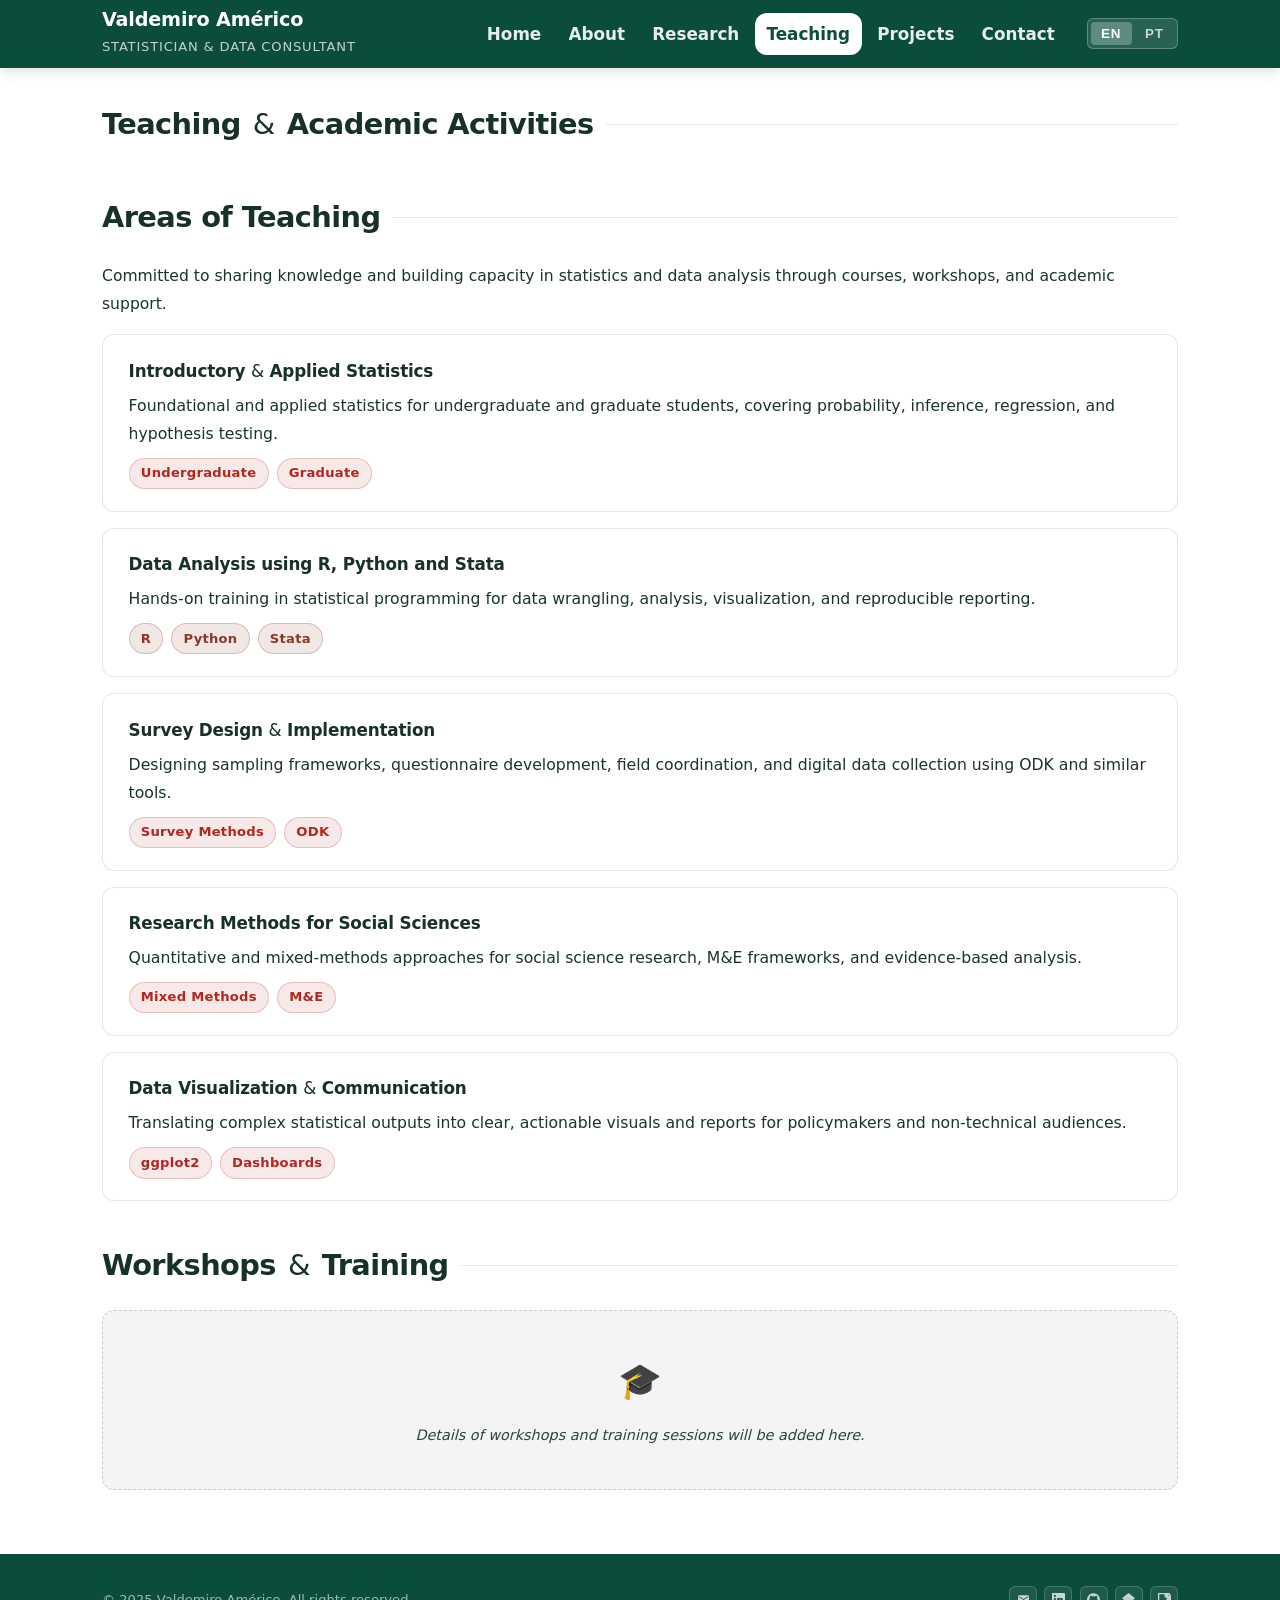
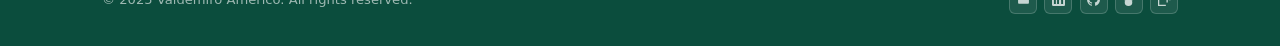
<file: teaching.html>
<!DOCTYPE html>
<html lang="en">
<head>
  <meta charset="UTF-8">
  <meta name="viewport" content="width=device-width, initial-scale=1.0">
  <title>Teaching | Valdemiro Américo</title>
  <link rel="stylesheet" href="style.css">
</head>
<body data-page="teaching">
<header>
  <nav>
    <div class="nav-brand">
      <h1>Valdemiro Américo</h1>
      <p class="lang-en">Statistician &amp; Data Consultant</p>
      <p class="lang-pt">Estatístico &amp; Consultor de Dados</p>
    </div>
    <div class="nav-right">
      <ul>
        <li><a href="/" data-page="index"><span class="lang-en">Home</span><span class="lang-pt">Início</span></a></li>
        <li><a href="about.html" data-page="about"><span class="lang-en">About</span><span class="lang-pt">Sobre</span></a></li>
        <li><a href="research.html" data-page="research"><span class="lang-en">Research</span><span class="lang-pt">Pesquisa</span></a></li>
        <li><a href="teaching.html" data-page="teaching"><span class="lang-en">Teaching</span><span class="lang-pt">Ensino</span></a></li>
        <li><a href="projects.html" data-page="projects"><span class="lang-en">Projects</span><span class="lang-pt">Projectos</span></a></li>
        <li><a href="contact.html" data-page="contact"><span class="lang-en">Contact</span><span class="lang-pt">Contacto</span></a></li>
      </ul>
      <div class="language-switcher">
        <button onclick="setLanguage('en')" id="btn-en">EN</button>
        <button onclick="setLanguage('pt')" id="btn-pt">PT</button>
      </div>
    </div>
  </nav>
</header>

<main>

  <div class="page-banner">
    <p class="eyebrow lang-en">Teaching</p>
    <p class="eyebrow lang-pt">Ensino</p>
<h2 class="lang-en">Teaching <span class="amp">&amp;</span> Academic Activities</h2>
<h2 class="lang-pt">Ensino <span class="amp">&amp;</span> Actividades Académicas</h2>
  </div>

  <!-- English -->
  <div class="lang-en">
    <section>
      <h2>Areas of Teaching</h2>
      <p>Committed to sharing knowledge and building capacity in statistics and data analysis through courses, workshops, and academic support.</p>
      <div class="item-list">
        <div class="item-card">
          <h3>Introductory <span class="amp">&amp;</span> Applied Statistics</h3>
          <p>Foundational and applied statistics for undergraduate and graduate students, covering probability, inference, regression, and hypothesis testing.</p>
          <div class="meta"><span class="tag">Undergraduate</span><span class="tag">Graduate</span></div>
        </div>
        <div class="item-card">
          <h3>Data Analysis using R, Python and Stata</h3>
          <p>Hands-on training in statistical programming for data wrangling, analysis, visualization, and reproducible reporting.</p>
          <div class="meta"><span class="tag accent">R</span><span class="tag accent">Python</span><span class="tag accent">Stata</span></div>
        </div>
        <div class="item-card">
          <h3>Survey Design <span class="amp">&amp;</span> Implementation</h3>
          <p>Designing sampling frameworks, questionnaire development, field coordination, and digital data collection using ODK and similar tools.</p>
          <div class="meta"><span class="tag">Survey Methods</span><span class="tag">ODK</span></div>
        </div>
        <div class="item-card">
          <h3>Research Methods for Social Sciences</h3>
          <p>Quantitative and mixed-methods approaches for social science research, M&amp;E frameworks, and evidence-based analysis.</p>
          <div class="meta"><span class="tag">Mixed Methods</span><span class="tag">M&amp;E</span></div>
        </div>
        <div class="item-card">
         <h3>Data Visualization <span class="amp">&amp;</span> Communication</h3>
          <p>Translating complex statistical outputs into clear, actionable visuals and reports for policymakers and non-technical audiences.</p>
          <div class="meta"><span class="tag">ggplot2</span><span class="tag">Dashboards</span></div>
        </div>
      </div>
    </section>

    <section style="margin-top: 2.5rem;">
      <h2>Workshops <span class="amp">&amp;</span> Training</h2>
      <div class="empty-state">
        <span class="empty-icon">🎓</span>
        <p>Details of workshops and training sessions will be added here.</p>
      </div>
    </section>
  </div>

  <!-- Portuguese -->
  <div class="lang-pt">
    <section>
      <h2>Áreas de Ensino</h2>
      <p>Comprometido em compartilhar conhecimento e desenvolver capacidades em estatística e análise de dados através de cursos, workshops e apoio académico.</p>
      <div class="item-list">
        <div class="item-card">
          <h3>Estatística Introdutória e Aplicada</h3>
          <p>Estatística fundamental e aplicada para estudantes de graduação e pós-graduação, incluindo probabilidade, inferência, regressão e testes de hipóteses.</p>
          <div class="meta"><span class="tag">Graduação</span><span class="tag">Pós-graduação</span></div>
        </div>
        <div class="item-card">
          <h3>Análise de Dados usando R, Python e Stata</h3>
          <p>Treinamento prático em programação estatística para manipulação de dados, análise, visualização e relatórios reprodutíveis.</p>
          <div class="meta"><span class="tag accent">R</span><span class="tag accent">Python</span><span class="tag accent">Stata</span></div>
        </div>
        <div class="item-card">
          <h3>Conceção e Implementação de Inquéritos</h3>
          <p>Frameworks de amostragem, desenvolvimento de questionários, coordenação de campo e colecta digital de dados com ODK e ferramentas similares.</p>
          <div class="meta"><span class="tag">Métodos de Inquérito</span><span class="tag">ODK</span></div>
        </div>
        <div class="item-card">
          <h3>Métodos de Pesquisa para Ciências Sociais</h3>
          <p>Abordagens quantitativas e mistas para pesquisa em ciências sociais, frameworks de M&amp;A e análise baseada em evidências.</p>
          <div class="meta"><span class="tag">Métodos Mistos</span><span class="tag">M&amp;A</span></div>
        </div>
        <div class="item-card">
          <h3>Visualização e Comunicação de Dados</h3>
          <p>Transformar resultados estatísticos complexos em visuais e relatórios claros para decisores e públicos não técnicos.</p>
          <div class="meta"><span class="tag">ggplot2</span><span class="tag">Dashboards</span></div>
        </div>
      </div>
    </section>

    <section style="margin-top: 2.5rem;">
      <h2>Workshops e Formação</h2>
      <div class="empty-state">
        <span class="empty-icon">🎓</span>
        <p>Detalhes sobre workshops e sessões de formação serão adicionados aqui.</p>
      </div>
    </section>
  </div>

</main>

<script>
  function setLanguage(lang) {
    document.body.setAttribute('data-lang', lang);
    localStorage.setItem('preferredLanguage', lang);
    document.getElementById('btn-en').classList.toggle('active', lang === 'en');
    document.getElementById('btn-pt').classList.toggle('active', lang === 'pt');
  }
  window.addEventListener('DOMContentLoaded', function () {
    const savedLang = localStorage.getItem('preferredLanguage') || 'en';
    setLanguage(savedLang);
    document.querySelectorAll('nav a[data-page="teaching"]').forEach(a => a.classList.add('active-page'));
  });
</script>
<footer>
  <div class="footer-inner">
    <div>
      <div class="footer-copy lang-en">&copy; 2025 Valdemiro Américo. All rights reserved.</div>
      <div class="footer-copy lang-pt">&copy; 2025 Valdemiro Américo. Todos os direitos reservados.</div>
    </div>
    <div class="footer-socials">
      <!-- Email -->
      <a class="footer-social-link" href="mailto:valdemiroeusebio2@gmail.com" title="Email">
        <svg viewBox="0 0 24 24" xmlns="http://www.w3.org/2000/svg"><path d="M20 4H4c-1.1 0-2 .9-2 2v12c0 1.1.9 2 2 2h16c1.1 0 2-.9 2-2V6c0-1.1-.9-2-2-2zm0 4-8 5-8-5V6l8 5 8-5v2z"/></svg>
      </a>
      <!-- LinkedIn -->
      <a class="footer-social-link" href="https://www.linkedin.com/in/valdemiroamerico/" target="_blank" rel="noopener" title="LinkedIn">
        <svg viewBox="0 0 24 24" xmlns="http://www.w3.org/2000/svg"><path d="M20.447 20.452h-3.554v-5.569c0-1.328-.027-3.037-1.852-3.037-1.853 0-2.136 1.445-2.136 2.939v5.667H9.351V9h3.414v1.561h.046c.477-.9 1.637-1.85 3.37-1.85 3.601 0 4.267 2.37 4.267 5.455v6.286zM5.337 7.433a2.062 2.062 0 0 1-2.063-2.065 2.064 2.064 0 1 1 2.063 2.065zm1.782 13.019H3.555V9h3.564v11.452zM22.225 0H1.771C.792 0 0 .774 0 1.729v20.542C0 23.227.792 24 1.771 24h20.451C23.2 24 24 23.227 24 22.271V1.729C24 .774 23.2 0 22.222 0h.003z"/></svg>
      </a>
      <!-- GitHub -->
      <a class="footer-social-link" href="https://github.com/ValdemiroAmerico" target="_blank" rel="noopener" title="GitHub">
        <svg viewBox="0 0 24 24" xmlns="http://www.w3.org/2000/svg"><path d="M12 .297c-6.63 0-12 5.373-12 12 0 5.303 3.438 9.8 8.205 11.385.6.113.82-.258.82-.577 0-.285-.01-1.04-.015-2.04-3.338.724-4.042-1.61-4.042-1.61C4.422 18.07 3.633 17.7 3.633 17.7c-1.087-.744.084-.729.084-.729 1.205.084 1.838 1.236 1.838 1.236 1.07 1.835 2.809 1.305 3.495.998.108-.776.417-1.305.76-1.605-2.665-.3-5.466-1.332-5.466-5.93 0-1.31.465-2.38 1.235-3.22-.135-.303-.54-1.523.105-3.176 0 0 1.005-.322 3.3 1.23.96-.267 1.98-.399 3-.405 1.02.006 2.04.138 3 .405 2.28-1.552 3.285-1.23 3.285-1.23.645 1.653.24 2.873.12 3.176.765.84 1.23 1.91 1.23 3.22 0 4.61-2.805 5.625-5.475 5.92.42.36.81 1.096.81 2.22 0 1.606-.015 2.896-.015 3.286 0 .315.21.69.825.57C20.565 22.092 24 17.592 24 12.297c0-6.627-5.373-12-12-12"/></svg>
      </a>
      <!-- Google Scholar -->
      <a class="footer-social-link" href="https://scholar.google.com/citations?user=valdemiro-americo" target="_blank" rel="noopener" title="Google Scholar">
        <svg viewBox="0 0 24 24" xmlns="http://www.w3.org/2000/svg"><path d="M5.242 13.769 0 9.5 12 0l12 9.5-5.242 4.269C17.548 11.249 14.978 9.5 12 9.5c-2.977 0-5.548 1.748-6.758 4.269zM12 10a7 7 0 1 0 0 14 7 7 0 0 0 0-14z"/></svg>
      </a>
      <!-- ResearchGate -->
      <a class="footer-social-link" href="https://www.researchgate.net/profile/Valdemiro-Americo" target="_blank" rel="noopener" title="ResearchGate">
        <svg viewBox="0 0 24 24" xmlns="http://www.w3.org/2000/svg"><path d="M19.586 0c-.818 0-1.508.19-2.073.565-.563.377-.97.936-1.213 1.68a12.193 12.193 0 0 0-.368 3.12 21.27 21.27 0 0 0 .183 2.923c.26 1.58.822 2.854 1.687 3.816.863.963 2.065 1.445 3.605 1.445.857 0 1.63-.2 2.318-.598a4.318 4.318 0 0 0 1.6-1.64 4.91 4.91 0 0 0 .586-2.39 4.91 4.91 0 0 0-.586-2.392 4.318 4.318 0 0 0-1.6-1.64C23.06 4.504 22.286 4.305 21.43 4.305c-.64 0-1.224.13-1.75.388a3.545 3.545 0 0 0-1.274 1.073c.07-.786.236-1.407.5-1.864.26-.455.618-.683 1.073-.683.34 0 .612.096.818.29.204.192.356.476.455.852l2.226-.3c-.173-.844-.53-1.508-1.07-1.99C21.87.26 21.128.002 20.235 0zm-3.905 10.79v6.58h2.38v-6.58zm1.19-3.946a1.343 1.343 0 1 0 0 2.686 1.343 1.343 0 0 0 0-2.686zM0 0v24h14.47v-2.344H2.344V2.344h9.87V8.47h6.126V0z"/></svg>
      </a>
    </div>
  </div>
</footer>

</body>
</html>
</file>
<file: style.css>
@import url('https://fonts.googleapis.com/css2?family=Fira+Code:wght@400;500&display=swap');

/* ══════════════════════════════════════════════════════
   DESIGN TOKENS  — Dark-mode professional palette
══════════════════════════════════════════════════════ */
:root {
  /* Backgrounds — light, matching reference site */
  --bg-base:        #ffffff;   /* page background */
  --bg-surface:     #ffffff;   /* cards, panels */
  --bg-surface-2:   #f4f4f5;   /* slightly lifted surface */
  --bg-surface-3:   #e9e9eb;   /* hover / sidebar */

  /* Borders */
  --border:         rgba(11,77,61,0.12);
  --border-mid:     rgba(11,77,61,0.22);

  /* Text */
  --text-primary:   #16302a;
  --text-secondary: #1a332c;
  --text-muted:     #2b453e;

  /* Brand colours — deep teal/green, as in the navbar reference */
  --sky:            #b3261e;
  --sky-light:      #e2564d;
  --sky-pale:       rgba(179,38,30,0.10);
  --accent:         #0b4d3d;
  --accent-soft:    rgba(11,77,61,0.10);
  --accent2:        #8b3a2a;
  --accent2-soft:   rgba(139,58,42,0.12);
  --navy:           #0b4d3d;   /* kept for footer compat */

  /* Typography */
--font-display: ui-sans-serif, system-ui, sans-serif, 'Apple Color Emoji', 'Segoe UI Emoji', 'Segoe UI Symbol', 'Noto Color Emoji';
--font-body:    ui-sans-serif, system-ui, sans-serif, 'Apple Color Emoji', 'Segoe UI Emoji', 'Segoe UI Symbol', 'Noto Color Emoji';
--font-mono:    'Fira Code', monospace;

  /* Shape */
  --radius-sm:  6px;
  --radius-md:  12px;
  --radius-lg:  20px;

  /* Shadows */
  --shadow-sm: 0 1px 4px rgba(15,45,38,0.06);
  --shadow-md: 0 6px 20px rgba(15,45,38,0.09);
  --shadow-lg: 0 16px 48px rgba(15,45,38,0.14);

  --transition: 0.25s cubic-bezier(0.4,0,0.2,1);
}

.amp {
  font-family: ui-sans-serif, system-ui, sans-serif, 'Apple Color Emoji', 'Segoe UI Emoji', 'Segoe UI Symbol', 'Noto Color Emoji';
  font-weight: 400;
  font-style: normal;
}


.nav-toggle { display: none; }


.pub-link {
  display: inline-block;
  margin-top: 0.6rem;
  font-size: 0.85rem;
  color: var(--sky);
  text-decoration: none;
  font-weight: 700;
}
.pub-link:hover { text-decoration: underline; }

/* ══════════════════════════════════════════════════════
   RESET & BASE
══════════════════════════════════════════════════════ */
*, *::before, *::after {
  margin:0; padding:0; box-sizing:border-box;
  backface-visibility: hidden;
  -webkit-backface-visibility: hidden;
}

html { scroll-behavior: smooth; }

body {
  font-family: var(--font-body);
  font-size: 1.08rem;
  line-height: 1.7;
  color: var(--text-primary);
  background: var(--bg-base);
  -webkit-font-smoothing: antialiased;
  -moz-osx-font-smoothing: grayscale;
  text-rendering: optimizeLegibility;
  letter-spacing: 0;
}

h1, h2, h3, .font-display {
  font-optical-sizing: auto;
}

/* ══════════════════════════════════════════════════════
   PROSE — links & inline code inside body text
══════════════════════════════════════════════════════ */
p a,
li a,
.card a:not(.pub-link),
.item-card p a {
  color: var(--accent2);
  text-decoration: underline;
  text-decoration-color: rgba(139,58,42,0.4);
  text-underline-offset: 3px;
  font-weight: 700;
  transition: color var(--transition), text-decoration-color var(--transition);
}
p a:hover,
li a:hover,
.card a:not(.pub-link):hover,
.item-card p a:hover {
  color: #6b2c1f;
  text-decoration-color: currentColor;
}

code {
  font-family: var(--font-mono);
  font-size: 0.88em;
  color: var(--accent2);
  background: var(--accent2-soft);
  padding: 0.15em 0.45em;
  border-radius: 5px;
}

strong, b {
  color: var(--text-primary);
  font-weight: 700;
}

/* ══════════════════════════════════════════════════════
   HEADER / NAV
══════════════════════════════════════════════════════ */
header {
  background: var(--accent);
  border-bottom: none;
  position: sticky;
  top: 0;
  z-index: 100;
  box-shadow: 0 2px 14px rgba(11,77,61,0.18);
  animation: slideDown 0.5s ease both;
}

@keyframes slideDown {
  from { transform: translateY(-100%); opacity: 0; }
  to   { transform: translateY(0);     opacity: 1; }
}

nav {
  max-width: 1140px;
  margin: 0 auto;
  padding: 0 2rem;
  display: flex;
  justify-content: space-between;
  align-items: center;
  height: 68px;
}

.nav-brand h1 {
  font-family: var(--font-display);
  font-size: 1.2rem;
  font-weight: 700;
  color: #fff;
  letter-spacing: -0.01em;
  line-height: 1.2;
}

.nav-brand p {
  font-size: 0.82rem;
  font-weight: 400;
  color: rgba(255,255,255,0.75);
  letter-spacing: 0.06em;
  text-transform: uppercase;
}

.nav-right {
  display: flex;
  align-items: center;
  gap: 0;
}

nav ul {
  list-style: none;
  display: flex;
  align-items: center;
  gap: 0.2rem;
}

nav ul li a {
  display: block;
  text-decoration: none;
  color: rgba(255,255,255,0.9);
  font-family: var(--font-display);
  font-size: 1.05rem;
  font-weight: 700;
  padding: 0.4rem 0.75rem;
  border-radius: var(--radius-sm);
  transition: color var(--transition), background var(--transition);
}

nav ul li a:hover {
  color: #fff;
  background: rgba(255,255,255,0.14);
}

nav ul li a.active-page {
  color: var(--accent);
  background: #ffffff;
  font-weight: 700;
  border-radius: var(--radius-md);
  box-shadow: var(--shadow-sm);
}

nav ul li a.active-page:hover {
  color: var(--accent);
  background: #ffffff;
}

/* Language switcher */
.language-switcher {
  display: flex;
  gap: 0.2rem;
  align-items: center;
  margin-left: 1.25rem;
  background: rgba(255,255,255,0.12);
  border: 1px solid rgba(255,255,255,0.25);
  border-radius: var(--radius-sm);
  padding: 3px;
}

.language-switcher button {
  background: none;
  border: none;
  padding: 0.25rem 0.65rem;
  cursor: pointer;
  font-size: 0.84rem;
  font-weight: 700;
  color: rgba(255,255,255,0.75);
  border-radius: 4px;
  letter-spacing: 0.05em;
  transition: all var(--transition);
}

.language-switcher button:hover { color: #fff; }

.language-switcher button.active {
  background: rgba(255,255,255,0.25);
  color: #fff;
}

/* ══════════════════════════════════════════════════════
   LANGUAGE VISIBILITY
══════════════════════════════════════════════════════ */
.lang-en, .lang-pt { display: none; }
body[data-lang="en"] .lang-en { display: block; }
body[data-lang="pt"] .lang-pt { display: block; }
body[data-lang="en"] nav .lang-en { display: inline; }
body[data-lang="pt"] nav .lang-pt { display: inline; }
nav .lang-en, nav .lang-pt { display: none; }

/* ══════════════════════════════════════════════════════
   LAYOUT
══════════════════════════════════════════════════════ */
main {
  max-width: 1140px;
  margin: 2.5rem auto;
  padding: 0 2rem;
  min-height: calc(100vh - 180px);
}

/* Page entry animations */
main > * {
  animation: fadeUp 0.55s ease both;
  backface-visibility: hidden;
  -webkit-backface-visibility: hidden;
}
main > *:nth-child(1) { animation-delay: 0.05s; }
main > *:nth-child(2) { animation-delay: 0.12s; }
main > *:nth-child(3) { animation-delay: 0.19s; }
main > *:nth-child(4) { animation-delay: 0.26s; }

@keyframes fadeUp {
  from { opacity:0; transform: translateY(18px); }
  to   { opacity:1; transform: translateY(0); }
}

/* ══════════════════════════════════════════════════════
   PAGE BANNER (inner pages top header)
══════════════════════════════════════════════════════ */
.page-banner {
  margin-bottom: 2rem;
  padding-bottom: 1.25rem;
  border-bottom: none;
}

.page-banner .eyebrow {
  display: none !important;
}

.page-banner h2 {
  font-family: var(--font-display);
  font-size: 1.8rem;
  font-weight: 700;
  color: var(--text-primary);
  letter-spacing: -0.02em;
  line-height: 1.15;
  margin-bottom: 0;
  align-items: center;
  gap: 0.75rem;
}

body[data-lang="en"] .page-banner h2.lang-en,
body[data-lang="pt"] .page-banner h2.lang-pt {
  display: flex;
}

.page-banner h2::after {
  content: '';
  flex: 1;
  height: 1px;
  background: var(--border);
}

/* ══════════════════════════════════════════════════════
   CARDS
══════════════════════════════════════════════════════ */
.card {
  background: var(--bg-surface);
  border: 1px solid var(--border);
  border-radius: var(--radius-lg);
  padding: 2rem 2.5rem;
  box-shadow: var(--shadow-sm);
  transition: box-shadow var(--transition), transform var(--transition), border-color var(--transition);
}

.card:hover {
  box-shadow: var(--shadow-md);
  border-color: var(--border-mid);
  transform: translateY(-2px);
}

/* ══════════════════════════════════════════════════════
   SECTIONS (inner page content)
══════════════════════════════════════════════════════ */
section { margin-bottom: 2rem; }

section h2 {
  font-family: var(--font-display);
  font-size: 1.8rem;
  font-weight: 700;
  color: var(--text-primary);
  margin-bottom: 1.25rem;
  letter-spacing: -0.02em;
  display: flex;
  align-items: center;
  gap: 0.75rem;
}

section h2::after {
  content: '';
  flex: 1;
  height: 1px;
  background: var(--border);
}

section p {
  margin-bottom: 1rem;
  color: var(--text-secondary);
  font-size: 0.975rem;
  line-height: 1.8;
}

section ul { margin-left: 1.5rem; margin-bottom: 1rem; }
section ul li {
  margin-bottom: 0.5rem;
  color: var(--text-secondary);
  font-size: 0.975rem;
}

/* ══════════════════════════════════════════════════════
   TAGS
══════════════════════════════════════════════════════ */
.tag {
  display: inline-block;
  font-size: 0.82rem;
  font-weight: 700;
  color: var(--sky);
  background: var(--sky-pale);
  border: 1px solid rgba(179,38,30,0.22);
  padding: 0.22rem 0.7rem;
  border-radius: 99px;
  letter-spacing: 0.02em;
  transition: background var(--transition), transform var(--transition);
}
.tag:hover { background: rgba(179,38,30,0.18); transform: translateY(-1px); }

.tag.accent {
  color: var(--accent2);
  background: var(--accent2-soft);
  border-color: rgba(139,58,42,0.25);
}
.tag.accent:hover { background: rgba(139,58,42,0.2); }

.tag-group { display: flex; flex-wrap: wrap; gap: 0.5rem; margin-top: 0.5rem; }

/* ══════════════════════════════════════════════════════
   SIDEBAR CARDS
══════════════════════════════════════════════════════ */
.sidebar-card {
  background: var(--bg-surface);
  border: 1px solid var(--border);
  border-radius: var(--radius-md);
  padding: 1.25rem 1.5rem;
  box-shadow: var(--shadow-sm);
  margin-bottom: 1rem;
  transition: border-color var(--transition);
}
.sidebar-card:hover { border-color: var(--border-mid); }

.sidebar-card h3 {
  font-size: 0.82rem;
  font-weight: 700;
  color: var(--text-muted);
  letter-spacing: 0.12em;
  text-transform: uppercase;
  margin-bottom: 0.75rem;
}

/* ══════════════════════════════════════════════════════
   ABOUT GRID
══════════════════════════════════════════════════════ */
.about-grid {
  display: grid;
  grid-template-columns: 1fr 280px;
  gap: 2rem;
  align-items: start;
}

/* ══════════════════════════════════════════════════════
   TIMELINE
══════════════════════════════════════════════════════ */
.timeline { position: relative; padding-left: 1.5rem; margin-top: 0.5rem; }

.timeline::before {
  content: '';
  position: absolute;
  left: 0; top: 8px; bottom: 0;
  width: 2px;
  background: var(--border);
}

.timeline-item { position: relative; margin-bottom: 1.25rem; }

.timeline-item::before {
  content: '';
  position: absolute;
  left: -1.5rem; top: 7px;
  width: 8px; height: 8px;
  border-radius: 50%;
  background: var(--sky);
  border: 2px solid var(--bg-surface);
  box-shadow: 0 0 0 2px var(--sky-light);
  transition: transform var(--transition);
}
.timeline-item:hover::before { transform: scale(1.4); }

.timeline-item .year {
  font-family: var(--font-mono);
  font-size: 0.82rem;
  color: var(--text-muted);
  margin-bottom: 0.15rem;
  letter-spacing: 0.04em;
}
.timeline-item .title {
  font-size: 0.9rem;
  font-weight: 700;
  color: var(--text-primary);
  line-height: 1.4;
}
.timeline-item .sub {
  font-size: 0.82rem;
  color: var(--text-muted);
}

/* ══════════════════════════════════════════════════════
   STAT PILLS
══════════════════════════════════════════════════════ */
.stat-row { display: flex; gap: 0.75rem; flex-wrap: wrap; margin-top: 1.25rem; }

.stat-pill {
  display: flex;
  flex-direction: column;
  align-items: center;
  background: linear-gradient(135deg, #eef6f2, #e1ece7);
  border: 1px solid var(--border);
  color: var(--text-primary);
  border-radius: var(--radius-md);
  padding: 0.9rem 1.25rem;
  min-width: 90px;
  transition: transform var(--transition), box-shadow var(--transition), border-color var(--transition);
}
.stat-pill:hover {
  transform: translateY(-3px);
  box-shadow: var(--shadow-md);
  border-color: var(--border-mid);
}
.stat-pill .num {
  font-family: var(--font-display);
  font-size: 1.5rem;
  font-weight: 700;
  line-height: 1;
  margin-bottom: 0.2rem;
  color: var(--sky);
}
.stat-pill .label {
  font-size: 0.74rem;
  font-weight: 400;
  color: var(--text-muted);
  letter-spacing: 0.08em;
  text-transform: uppercase;
  text-align: center;
}

/* ══════════════════════════════════════════════════════
   ITEM CARDS (Research / Teaching / Projects)
══════════════════════════════════════════════════════ */
.item-list { display: flex; flex-direction: column; gap: 1rem; }

.item-card {
  background: var(--bg-surface);
  border: 1px solid var(--border);
  border-radius: var(--radius-md);
  padding: 1.35rem 1.6rem;
  transition: border-color var(--transition), box-shadow var(--transition), transform var(--transition);
  position: relative;
  overflow: hidden;
}

.item-card::before {
  content: '';
  position: absolute;
  left: 0; top: 0; bottom: 0;
  width: 5px;
  background: var(--sky);
  border-radius: 5px 0 0 5px;
  transform: scaleY(0);
  transform-origin: bottom;
  transition: transform var(--transition);
}

.item-card:hover {
  border-color: var(--border-mid);
  box-shadow: var(--shadow-md);
  transform: translateX(4px);
}
.item-card:hover::before { transform: scaleY(1); }

.item-card h3 {
  font-family: var(--font-display);
  font-size: 1.05rem;
  font-weight: 600;
  color: var(--text-primary);
  margin-bottom: 0.4rem;
  letter-spacing: -0.01em;
}

.item-card p {
  margin-bottom: 0.5rem;
  font-size: 0.98rem;
  color: var(--text-secondary);
}

.item-card .meta { display: flex; gap: 0.5rem; flex-wrap: wrap; margin-top: 0.6rem; }

.item-header {
  display: flex;
  justify-content: space-between;
  align-items: flex-start;
  margin-bottom: 0.6rem;
}

.item-role {
  font-size: 0.83rem;
  color: var(--text-muted);
  font-weight: 400;
}

/* ══════════════════════════════════════════════════════
   CONTACT GRID
══════════════════════════════════════════════════════ */
.contact-grid {
  display: grid;
  grid-template-columns: repeat(auto-fit, minmax(200px, 1fr));
  gap: 1rem;
  margin-top: 1rem;
}

.contact-item {
  display: flex;
  align-items: center;
  gap: 0.75rem;
  background: var(--bg-surface);
  border: 1px solid var(--border);
  border-radius: var(--radius-md);
  padding: 1rem 1.25rem;
  text-decoration: none;
  color: inherit;
  transition: border-color var(--transition), box-shadow var(--transition), transform var(--transition);
}
.contact-item:hover {
  border-color: rgba(179,38,30,0.4);
  box-shadow: 0 0 0 3px rgba(179,38,30,0.08);
  transform: translateY(-2px);
}

.contact-item .icon {
  width: 36px; height: 36px;
  border-radius: var(--radius-sm);
  background: var(--sky-pale);
  display: flex; align-items: center; justify-content: center;
  font-size: 1rem;
  flex-shrink: 0;
}

.contact-item .label {
  font-size: 0.82rem;
  color: var(--text-muted);
  margin-bottom: 0.1rem;
}
.contact-item .value {
  font-size: 0.88rem;
  font-weight: 700;
  color: var(--text-primary);
}

/* ══════════════════════════════════════════════════════
   EMPTY STATE
══════════════════════════════════════════════════════ */
.empty-state {
  background: var(--bg-surface-2);
  border: 1px dashed var(--border-mid);
  border-radius: var(--radius-md);
  padding: 2.5rem;
  text-align: center;
}
.empty-icon { font-size: 2.2rem; display: block; margin-bottom: 0.75rem; }
.empty-state p {
  color: var(--text-muted);
  font-style: italic;
  font-size: 0.9rem;
  margin: 0;
}

/* ══════════════════════════════════════════════════════
   FOOTER
══════════════════════════════════════════════════════ */
footer {
  background: var(--accent);
  border-top: none;
  color: rgba(255,255,255,0.6);
  margin-top: 4rem;
  padding: 2rem 0;
  font-size: 0.82rem;
}

.footer-inner {
  max-width: 1140px;
  margin: 0 auto;
  padding: 0 2rem;
  display: flex;
  align-items: center;
  justify-content: space-between;
  flex-wrap: wrap;
  gap: 1rem;
}

.footer-brand {
  font-family: var(--font-display);
  font-size: 0.95rem;
  font-weight: 600;
  color: rgba(255,255,255,0.65);
  letter-spacing: -0.01em;
  margin-bottom: 0.25rem;
}

.footer-copy { color: rgba(255,255,255,0.6); font-size: 0.82rem; }

.footer-socials { display: flex; align-items: center; gap: 0.45rem; }

.footer-social-link {
  display: flex; align-items: center; justify-content: center;
  width: 28px; height: 28px;
  border-radius: var(--radius-sm);
  background: rgba(255,255,255,0.08);
  border: 1px solid rgba(255,255,255,0.18);
  color: rgba(255,255,255,0.75);
  text-decoration: none;
  transition: background var(--transition), color var(--transition), border-color var(--transition), transform var(--transition);
}
.footer-social-link:hover {
  background: rgba(255,255,255,0.22);
  border-color: rgba(255,255,255,0.4);
  color: #fff;
  transform: translateY(-2px);
}
.footer-social-link svg { width: 13px; height: 13px; fill: currentColor; }

/* ══════════════════════════════════════════════════════
   RESPONSIVE
══════════════════════════════════════════════════════ */
@media (max-width: 800px) {
  nav { padding: 0 1.25rem; }
  nav ul { gap: 0; }
  nav ul li a { padding: 0.35rem 0.55rem; font-size: 0.82rem; }
  main { padding: 0 1.25rem; margin: 1.5rem auto; }
  .about-grid { grid-template-columns: 1fr; }
  .page-banner h2 { font-size: 1.5rem; }
}

@media (max-width: 560px) {
  nav { flex-direction: column; align-items: flex-start; height: auto; padding: 1rem 1.25rem; gap: 0.75rem; }
  .nav-right { width: 100%; justify-content: space-between; }
  .footer-inner { flex-direction: column; align-items: flex-start; }
}

.hero-social-btn {
  display: flex;
  align-items: center;
  justify-content: center;
  width: 44px;
  height: 44px;
  border-radius: 50%;
  text-decoration: none;
  color: var(--text-secondary);
  background: var(--bg-surface-2);
  border: 1px solid var(--border);
  transition: all var(--transition);
}

.hero-social-btn:hover {
  color: var(--sky);
  border-color: rgba(179,38,30,0.4);
  transform: translateY(-2px);
}

.hero-social-btn svg {
  width: 20px;
  height: 20px;
  fill: currentColor;
}

/* ── Scroll animations ── */
.reveal {
  opacity: 0;
  transform: translateY(24px);
  transition: opacity 0.7s ease, transform 0.7s ease;
  backface-visibility: hidden;
  -webkit-backface-visibility: hidden;
}

.reveal.visible {
  opacity: 1;
  transform: translateY(0);
}

.reveal-delay-1 { transition-delay: 0.1s; }
.reveal-delay-2 { transition-delay: 0.2s; }
.reveal-delay-3 { transition-delay: 0.3s; }
.reveal-delay-4 { transition-delay: 0.4s; }


.nav-toggle { display: none; }

@media (max-width: 700px) {
  .nav-toggle {
    display: flex;
    flex-direction: column;
    gap: 4px;
    background: none;
    border: none;
    cursor: pointer;
    padding: 0.5rem;
  }
  .nav-toggle span {
    width: 22px; height: 2px;
    background: #fff;
    border-radius: 2px;
  }
  .nav-right { display: none; flex-direction: column; align-items: flex-start; width: 100%; gap: 1rem; }
  .nav-right.open { display: flex; }
  nav { flex-wrap: wrap; height: auto; padding: 0.85rem 1.25rem; }
  nav ul { flex-direction: column; align-items: flex-start; width: 100%; gap: 0.25rem; }
  nav ul li a { display: block; width: 100%; padding: 0.6rem 0.5rem; }
}

.news-card-flex { display: flex; gap: 1.25rem; align-items: flex-start; }

@media (max-width: 560px) {
  .news-card-flex { flex-direction: column; }
  .news-card-flex img { width: 100%; height: 160px; }
  .item-header { flex-wrap: wrap; gap: 0.5rem; }
}
/* ══════════════════════════════════════════════════════
   PROJECT GRID (Projects page — card layout)
══════════════════════════════════════════════════════ */
.project-grid {
  display: grid;
  grid-template-columns: repeat(3, 1fr);
  gap: 1.75rem;
}

.project-card {
  display: flex;
  flex-direction: column;
  background: var(--bg-surface);
  border: 1px solid var(--border);
  border-radius: var(--radius-lg);
  overflow: hidden;
  box-shadow: var(--shadow-sm);
  transition: box-shadow var(--transition), transform var(--transition), border-color var(--transition);
}

.project-card:hover {
  box-shadow: var(--shadow-md);
  border-color: var(--border-mid);
  transform: translateY(-3px);
}

.project-card-media {
  position: relative;
  width: 100%;
  aspect-ratio: 16 / 10;
  overflow: hidden;
  background: linear-gradient(135deg, var(--accent) 0%, #0e5c48 100%);
  display: flex;
  align-items: center;
  justify-content: center;
}

.project-card-media.tone-b {
  background: linear-gradient(135deg, var(--accent2) 0%, #6b2c1f 100%);
}

.project-card-media.tone-c {
  background: linear-gradient(135deg, var(--sky) 0%, #6b1410 100%);
}

.project-card-media svg {
  position: relative;
  z-index: 1;
  width: 58%;
  height: 58%;
  overflow: visible;
}

.project-card-media img {
  width: 100%;
  height: 100%;
  object-fit: cover;
  display: block;
  transition: transform 0.5s ease;
}

.project-card:hover .project-card-media img { transform: scale(1.04); }

/* Subtle grid texture behind every illustrated card */
.project-card-media::before {
  content: '';
  position: absolute; inset: 0;
  background-image:
    linear-gradient(rgba(255,255,255,0.05) 1px, transparent 1px),
    linear-gradient(90deg, rgba(255,255,255,0.05) 1px, transparent 1px);
  background-size: 26px 26px;
}

/* Soft glow behind the icon */
.project-card-media::after {
  content: '';
  position: absolute;
  width: 70%; height: 70%;
  border-radius: 50%;
  background: radial-gradient(circle, rgba(255,255,255,0.14) 0%, transparent 70%);
  pointer-events: none;
}

.project-card-media.placeholder span {
  position: relative; z-index: 1;
  font-family: var(--font-mono);
  font-size: 1.4rem;
  font-weight: 600;
  color: rgba(255,255,255,0.9);
  letter-spacing: 0.02em;
}

.project-card-body {
  display: flex;
  flex-direction: column;
  flex: 1;
  padding: 1.5rem 1.5rem 1.25rem;
}

.project-card-body h3 {
  font-family: var(--font-display);
  font-size: 1.2rem;
  font-weight: 700;
  color: var(--text-primary);
  letter-spacing: -0.01em;
  margin-bottom: 0.6rem;
}

.project-card-body .tag-group { margin-top: 0; margin-bottom: 0.9rem; }

.project-card-body p {
  color: var(--text-secondary);
  font-size: 0.92rem;
  line-height: 1.65;
  margin-bottom: 0;
  flex: 1;
}

.project-card-footer {
  display: flex;
  align-items: center;
  justify-content: space-between;
  margin-top: 1.1rem;
  padding-top: 0.9rem;
  border-top: 1px solid var(--border);
}

.project-card-date {
  font-size: 0.75rem;
  font-weight: 700;
  letter-spacing: 0.06em;
  text-transform: uppercase;
  color: var(--text-muted);
}

.project-card-link {
  font-size: 0.8rem;
  font-weight: 700;
  color: var(--accent2);
  text-decoration: none;
}
.project-card-link:hover { text-decoration: underline; }

@media (max-width: 900px) {
  .project-grid { grid-template-columns: repeat(2, 1fr); }
}

@media (max-width: 620px) {
  .project-grid { grid-template-columns: 1fr; }
}

/* ══════════════════════════════════════════════════════
   PUBLICATIONS GRID (Research page — card layout)
══════════════════════════════════════════════════════ */
.pub-grid {
  display: grid;
  grid-template-columns: repeat(3, 1fr);
  gap: 1.75rem;
}

.pub-card {
  display: flex;
  flex-direction: column;
  background: var(--bg-surface);
  border: 1px solid var(--border);
  border-radius: var(--radius-lg);
  overflow: hidden;
  box-shadow: var(--shadow-sm);
  transition: box-shadow var(--transition), transform var(--transition), border-color var(--transition);
}

.pub-card:hover {
  box-shadow: var(--shadow-md);
  border-color: var(--border-mid);
  transform: translateY(-3px);
}

.pub-card-category {
  font-size: 0.78rem;
  font-weight: 800;
  letter-spacing: 0.08em;
  text-transform: uppercase;
  color: var(--accent2);
  padding: 1.25rem 1.5rem 0;
}

.pub-card-media {
  position: relative;
  width: 100%;
  aspect-ratio: 16 / 10;
  margin-top: 0.85rem;
  overflow: hidden;
  display: flex;
  align-items: center;
  justify-content: center;
  background: linear-gradient(135deg, var(--accent) 0%, #0e5c48 100%);
}

.pub-card-media.tone-b { background: linear-gradient(135deg, var(--accent2) 0%, #6b2c1f 100%); }
.pub-card-media.tone-c { background: linear-gradient(135deg, var(--sky) 0%, #6b1410 100%); }

.pub-card-media::before {
  content: '';
  position: absolute; inset: 0;
  background-image:
    linear-gradient(rgba(255,255,255,0.05) 1px, transparent 1px),
    linear-gradient(90deg, rgba(255,255,255,0.05) 1px, transparent 1px);
  background-size: 26px 26px;
}

.pub-card-media::after {
  content: '';
  position: absolute;
  width: 70%; height: 70%;
  border-radius: 50%;
  background: radial-gradient(circle, rgba(255,255,255,0.14) 0%, transparent 70%);
  pointer-events: none;
}

.pub-card-media img {
  width: 100%;
  height: 100%;
  object-fit: cover;
  display: block;
  position: relative; z-index: 1;
  transition: transform 0.5s ease;
}

.pub-card:hover .pub-card-media img { transform: scale(1.04); }

.pub-card-media svg {
  position: relative;
  z-index: 1;
  width: 56%;
  height: 56%;
  overflow: visible;
}

.pub-card-body {
  display: flex;
  flex-direction: column;
  flex: 1;
  padding: 1.25rem 1.5rem 1.5rem;
}

.pub-card-body h3 {
  font-family: var(--font-display);
  font-size: 1.08rem;
  font-weight: 700;
  color: var(--text-primary);
  letter-spacing: -0.01em;
  line-height: 1.35;
  margin-bottom: 0.5rem;
}

.pub-card-authors {
  font-size: 0.78rem;
  font-weight: 700;
  letter-spacing: 0.03em;
  text-transform: uppercase;
  color: var(--text-muted);
  margin-bottom: 0.8rem;
}

.pub-card-body p.pub-desc {
  color: var(--text-secondary);
  font-size: 0.92rem;
  line-height: 1.65;
  margin-bottom: 0;
  flex: 1;
}

.pub-card-footer {
  display: flex;
  align-items: center;
  justify-content: space-between;
  margin-top: 1.1rem;
  padding-top: 0.9rem;
  border-top: 1px solid var(--border);
}

.pub-card-date {
  font-size: 0.75rem;
  font-weight: 700;
  letter-spacing: 0.06em;
  text-transform: uppercase;
  color: var(--text-muted);
}

@media (max-width: 900px) {
  .pub-grid { grid-template-columns: repeat(2, 1fr); }
}

@media (max-width: 620px) {
  .pub-grid { grid-template-columns: 1fr; }
}

/* Card footer variant with tags instead of date/link (used on Teaching page) */
.pub-card-body .tag-group.footer-tags {
  margin-top: 1.1rem;
  padding-top: 0.9rem;
  border-top: 1px solid var(--border);
}
</file>
